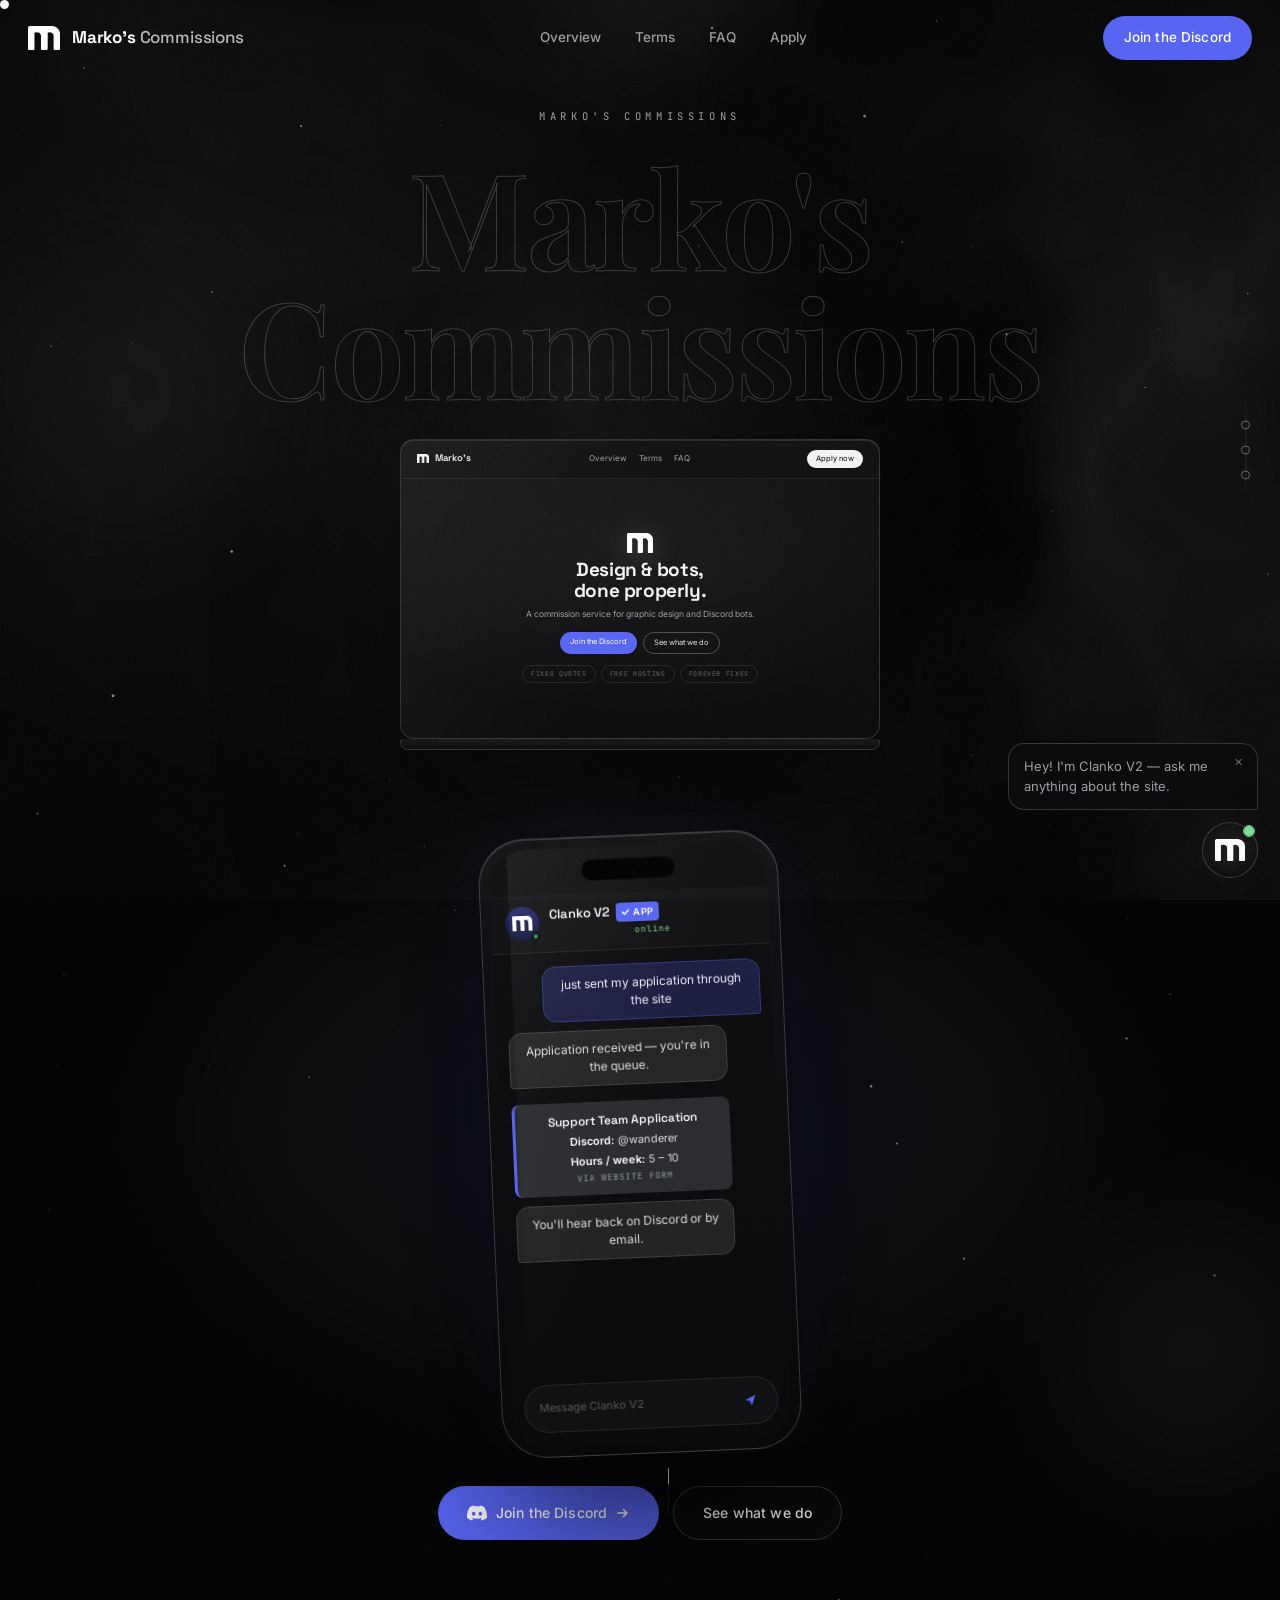
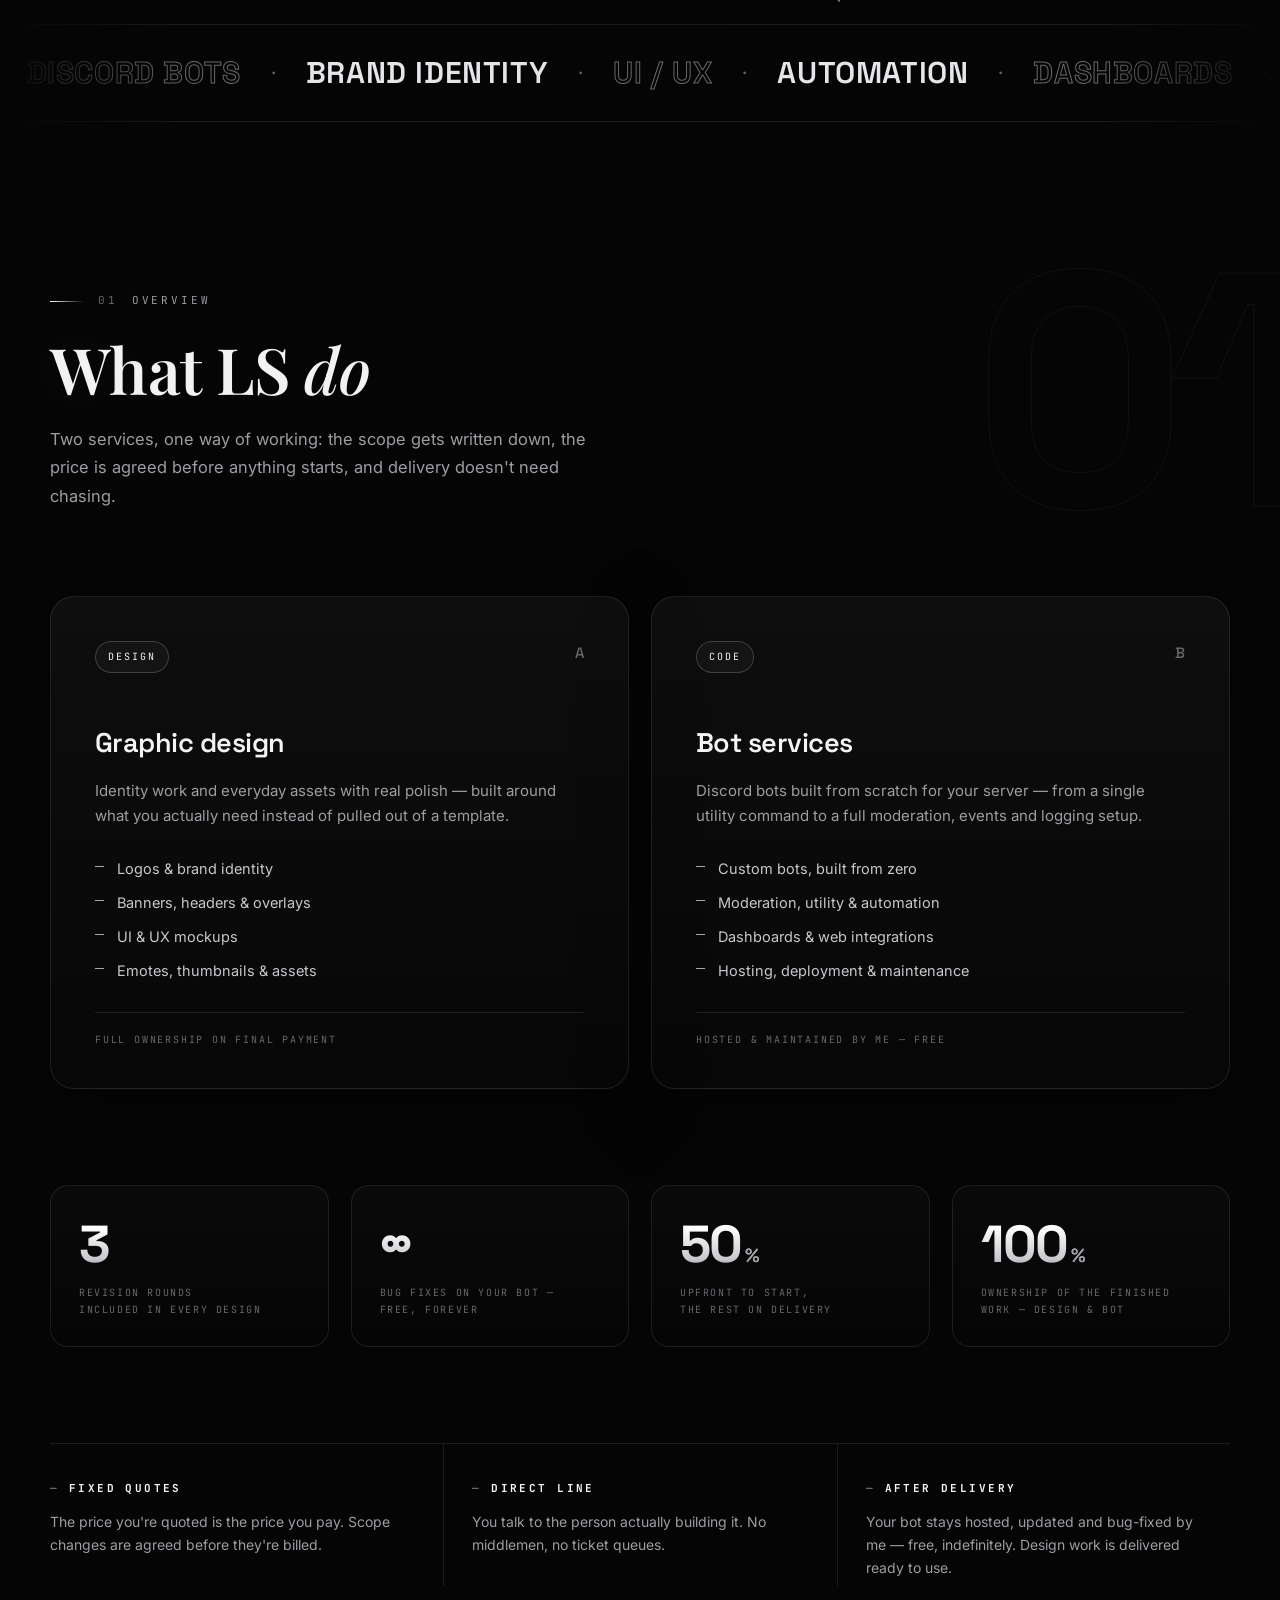
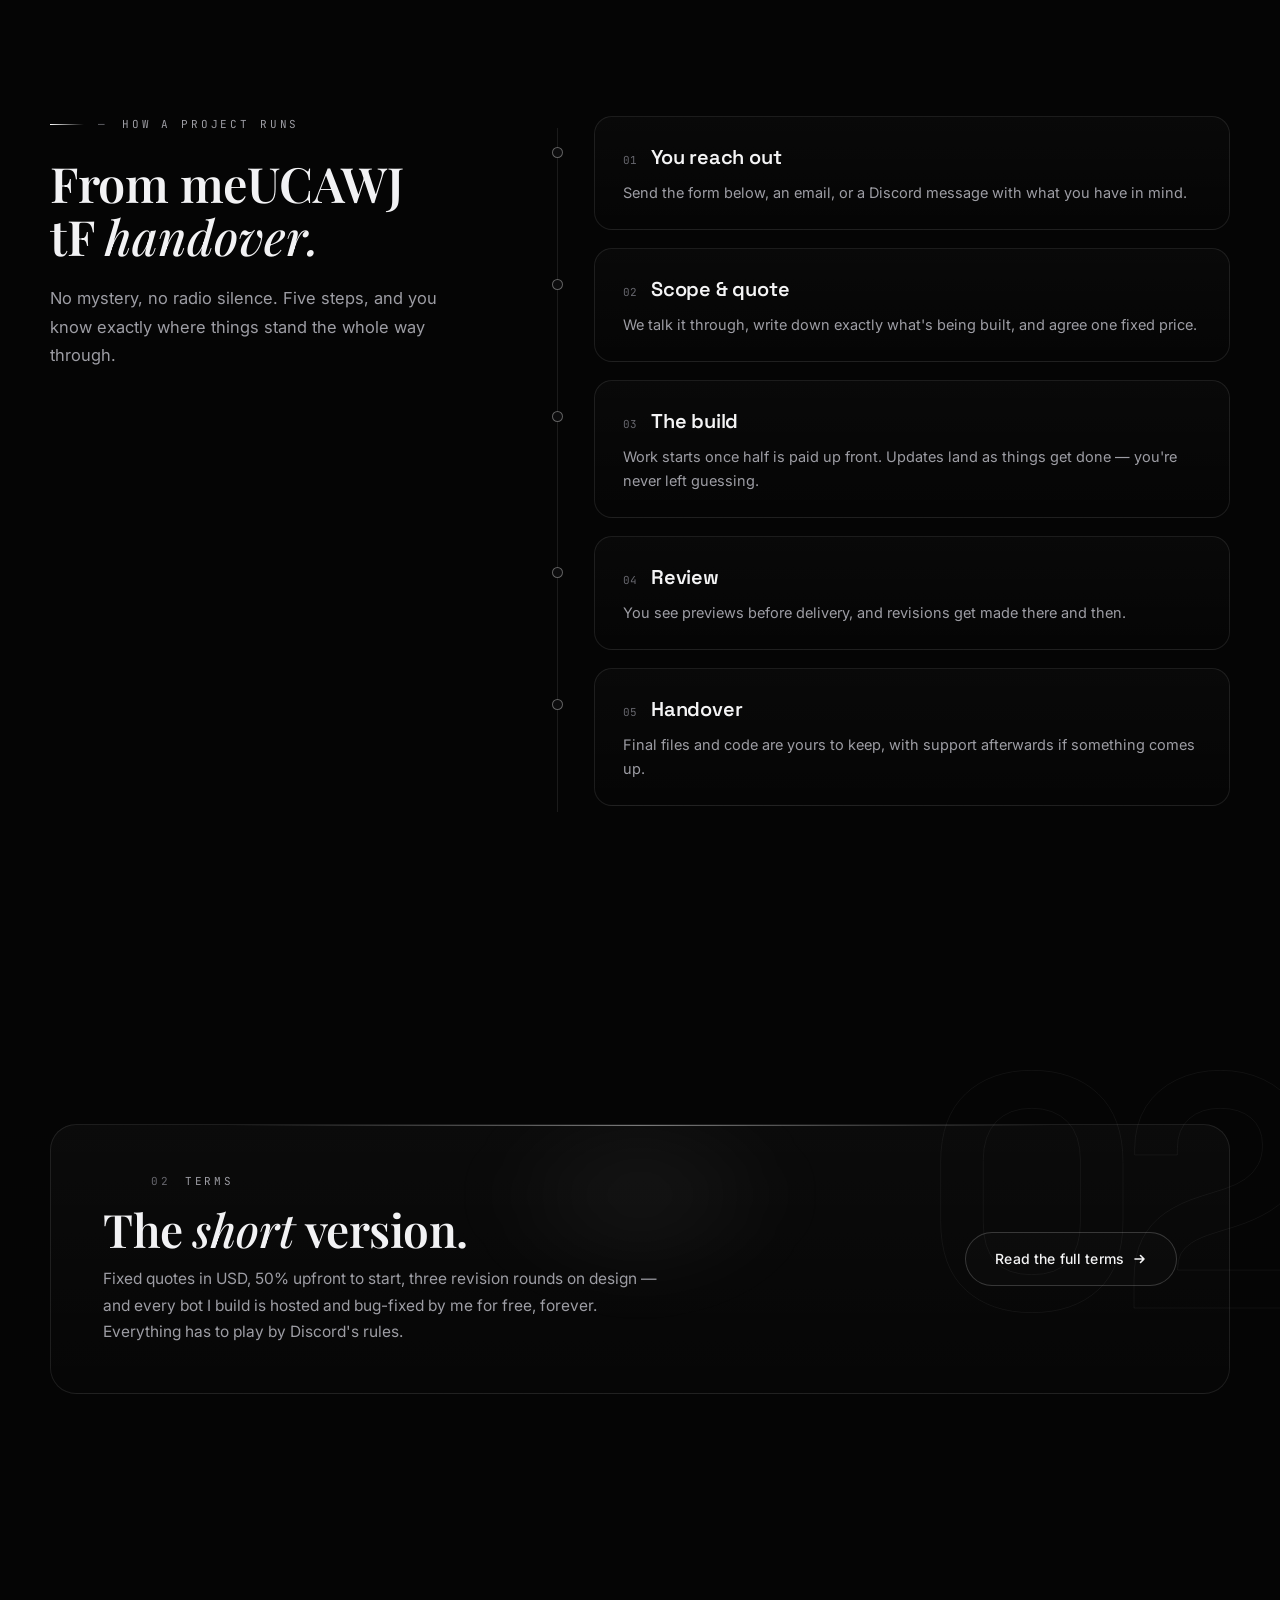
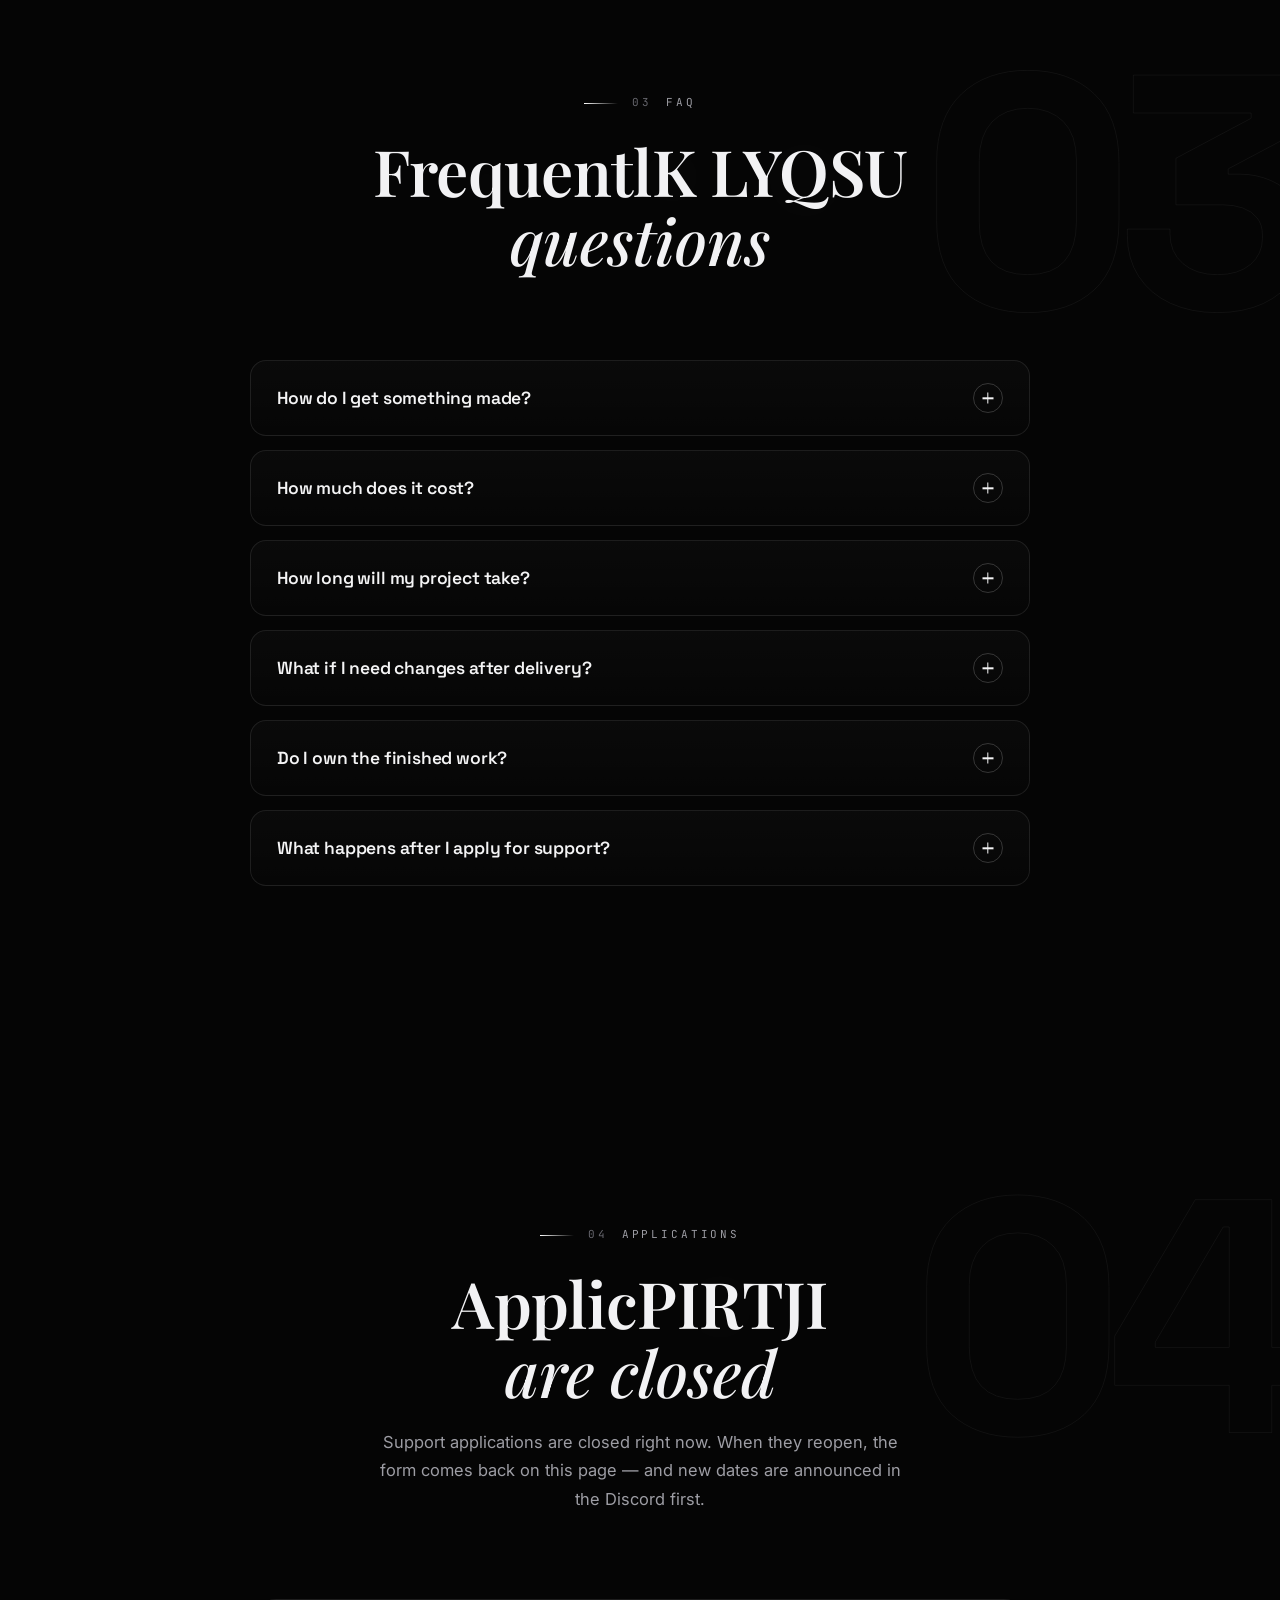
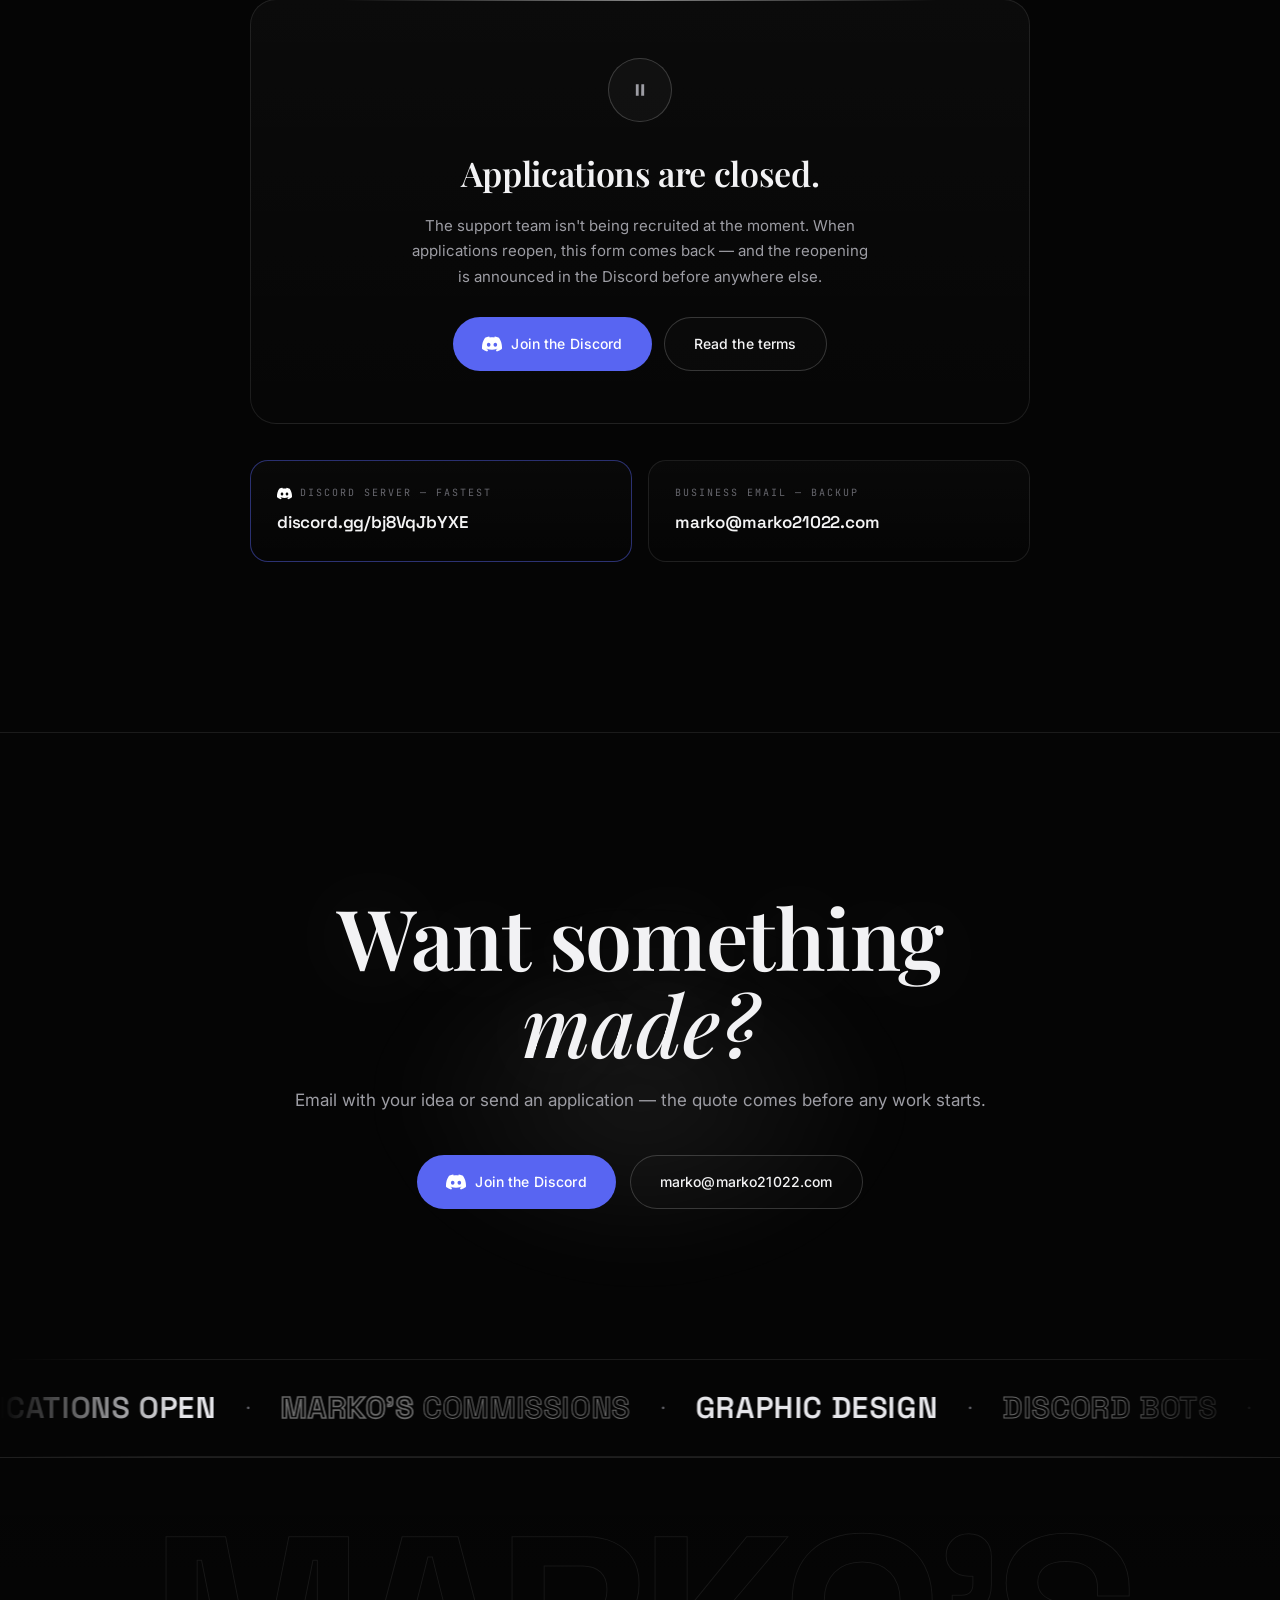
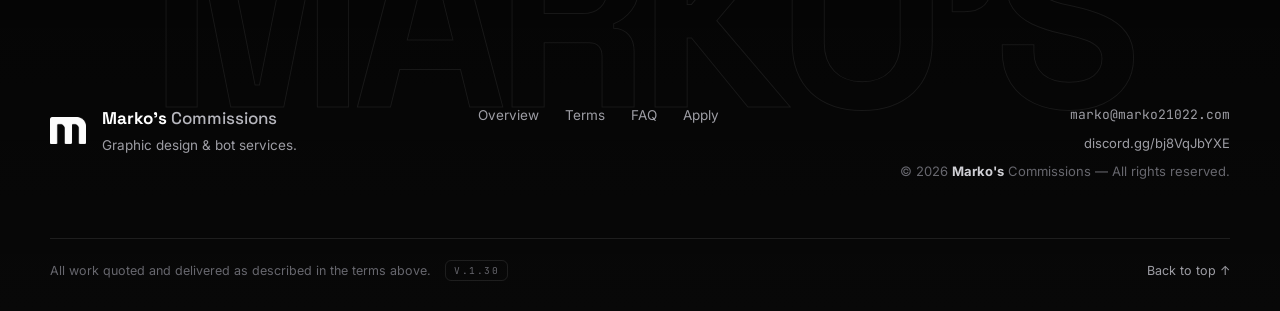
<file: index.html>
<!DOCTYPE html>
<html lang="en">
<head>
  <meta charset="UTF-8">
  <meta name="viewport" content="width=device-width, initial-scale=1.0">
  <title>Marko's Commissions — Graphic Design &amp; Bot Services</title>
  <meta name="description" content="Marko's Commissions is a commission service for graphic design and custom Discord bots. Fixed quotes, direct communication, and work delivered finished.">
  <meta name="theme-color" content="#050505">
  <meta name="version" content="V.1.30">
  <link rel="icon" type="image/svg+xml" href="favicon.svg">
  <link rel="apple-touch-icon" href="assets/logo.png">

  <meta property="og:type" content="website">
  <meta property="og:title" content="Marko's Commissions — Graphic Design &amp; Bot Services">
  <meta property="og:description" content="A commission service for graphic design and custom Discord bots. Fixed quotes, direct communication, work delivered finished.">
  <meta property="og:image" content="https://marko-commissions.vercel.app/assets/og.png">
  <meta name="twitter:card" content="summary_large_image">

  <link rel="preconnect" href="https://fonts.googleapis.com">
  <link rel="preconnect" href="https://fonts.gstatic.com" crossorigin>
  <link href="https://fonts.googleapis.com/css2?family=Space+Grotesk:wght@400;500;600;700&family=Playfair+Display:ital,wght@0,500;0,600;0,700;1,500&family=Inter:wght@400;500;600;700&family=JetBrains+Mono:wght@400;500&display=swap" rel="stylesheet">
  <link rel="stylesheet" href="css/style.css">
  <script>
    document.documentElement.classList.add("motion-on");
    document.documentElement.dataset.motion = "on";
  </script>
</head>
<body>
  <div class="loader" id="loader" aria-hidden="true">
    <img src="assets/logo.png" alt="" width="72" height="54">
    <p class="loader-word"><b>Marko's</b>&nbsp;Commissions</p>
    <span class="loader-line"><i></i></span>
    <span class="loader-pct"><b id="loader-pct">0</b>%</span>
  </div>

  <a class="skip" href="#overview">Skip to content</a>

  <canvas id="bg" aria-hidden="true"></canvas>
  <div class="cursor-glow" aria-hidden="true"></div>
  <div class="grain" aria-hidden="true"></div>
  <div id="progress" aria-hidden="true"></div>

  <header class="nav" id="nav">
    <a class="nav-brand" href="#top" aria-label="Marko's Commissions — home">
      <img class="nav-logo" src="assets/logo.png" alt="" width="32" height="24">
      <span class="nav-name"><b>Marko's</b>&nbsp;Commissions</span>
    </a>
    <nav class="nav-links" aria-label="Primary">
      <a href="#overview" data-nav="overview">Overview</a>
      <a href="/terms" data-nav="terms">Terms</a>
      <a href="#faq" data-nav="faq">FAQ</a>
      <a href="#apply" data-nav="apply">Apply</a>
    </nav>
    <div class="nav-right">
      <a class="btn btn-discord nav-cta magnetic" href="https://discord.gg/bj8VqJbYXE" target="_blank" rel="noopener noreferrer">Join the Discord</a>
      <button class="burger" id="burger" type="button" aria-label="Open menu" aria-expanded="false">
        <span></span><span></span>
      </button>
    </div>
  </header>

  <div class="menu" id="menu" aria-hidden="true">
    <nav class="menu-links" aria-label="Menu">
      <a href="#overview" style="--i:0"><span class="ml-num">01</span><span class="ml-txt">Overview</span></a>
      <a href="/terms" style="--i:1"><span class="ml-num">02</span><span class="ml-txt">Terms</span></a>
      <a href="#faq" style="--i:2"><span class="ml-num">03</span><span class="ml-txt">FAQ</span></a>
      <a href="#apply" style="--i:3"><span class="ml-num">04</span><span class="ml-txt">Apply</span></a>
    </nav>
    <div class="menu-actions">
      <a class="btn btn-discord" href="https://discord.gg/bj8VqJbYXE" target="_blank" rel="noopener noreferrer"><img class="btn-ico" src="assets/logos/discord.svg" alt="" width="18" height="18">Join the Discord</a>
      <button class="btn btn-ghost" type="button" data-mail-open>marko@marko21022.com</button>
    </div>
    <p class="menu-foot"><span class="ver">V.1.30</span> &middot; Clanko V2 chat lives bottom-right</p>
  </div>

  <div class="dots" id="dots" aria-hidden="true">
    <a href="#overview" data-dot="overview" data-label="Overview"></a>
    <a href="#faq" data-dot="faq" data-label="FAQ"></a>
    <a href="#apply" data-dot="apply" data-label="Apply"></a>
  </div>

  <main id="page">
    <section class="hero" id="top">
      <canvas id="hero-particles" aria-hidden="true"></canvas>
      <div class="hero-orbs" aria-hidden="true"><i class="o1"></i><i class="o2"></i><i class="o3"></i></div>
      <div class="hero-inner" id="hero-inner">
        <p class="hero-kicker li">Marko's Commissions</p>
        <h1 class="fill-title li" aria-label="Marko's Commissions">
          <span class="ft-outline" aria-hidden="true">Marko's<br>Commissions</span>
          <span class="ft-fill" aria-hidden="true">Marko's<br>Commissions</span>
        </h1>
        <div class="laptop" aria-hidden="true">
          <div class="laptop-screen">
            <div class="lp-site">
              <div class="lp-nav"><span class="lp-mark"><img src="assets/logo.png" alt="" width="14" height="11">Marko's</span><span class="lp-links"><i>Overview</i><i>Terms</i><i>FAQ</i></span><i class="lp-cta">Apply now</i></div>
              <div class="lp-hero">
                <img class="lp-logo" src="assets/logo.png" alt="" width="30" height="23">
                <div class="lp-title">Design &amp; bots,<br>done properly.</div>
                <div class="lp-sub">A commission service for graphic design and Discord bots.</div>
                <div class="lp-btns"><i class="lp-b1">Join the Discord</i><i class="lp-b2">See what we do</i></div>
                <div class="lp-chips"><i>Fixed quotes</i><i>Free hosting</i><i>Forever fixes</i></div>
              </div>
            </div>
            <div class="laptop-glare"></div>
          </div>
          <div class="laptop-base"></div>
        </div>
        <div class="phone-3d li" id="phone-3d">
          <div class="phone-glow" aria-hidden="true"></div>
          <div class="phone">
            <div class="phone-screen">
              <div class="phone-island" aria-hidden="true"></div>
              <div class="screen-glare" aria-hidden="true"></div>
              <div class="phone-ui" aria-hidden="true">
                <div class="ph-head">
                  <span class="ph-ava"><img src="assets/logo.png" alt="" width="22" height="17"><i class="ph-on"></i></span>
                  <div class="ph-id"><b>Clanko V2 <span class="app-badge"><svg width="9" height="9" viewBox="0 0 16 16"><path fill="#fff" d="M6.5 13.5 1 8l1.9-1.9 3.6 3.6L13.1 3 15 4.9z"/></svg>APP</span></b><span class="ph-sub">online</span></div>
                </div>
                <div class="ph-msgs">
                  <div class="ph-msg user" data-msg="0">just sent my application through the site</div>
                  <div class="ph-msg bot" data-msg="1">Application received &mdash; you're in the queue.</div>
                  <div class="ph-msg bot embed" data-msg="2">
                    <div class="disc-embed">
                      <p class="de-title">Support Team Application</p>
                      <p class="de-field"><b>Discord:</b> @wanderer</p>
                      <p class="de-field"><b>Hours / week:</b> 5 &ndash; 10</p>
                      <p class="de-foot">via website form</p>
                    </div>
                  </div>
                  <div class="ph-msg bot" data-msg="3">You'll hear back on Discord or by email.</div>
                </div>
                <div class="ph-inputbar"><span>Message Clanko V2</span><i></i></div>
              </div>
            </div>
          </div>
        </div>
        <div class="hero-cta li">
          <a class="btn btn-discord magnetic" href="https://discord.gg/bj8VqJbYXE" target="_blank" rel="noopener noreferrer">
            <img class="btn-ico" src="assets/logos/discord.svg" alt="" width="20" height="20">
            Join the Discord
            <svg class="btn-arrow" width="14" height="14" viewBox="0 0 14 14" fill="none" aria-hidden="true"><path d="M2 7h9M7.5 3.5 11 7l-3.5 3.5" stroke="currentColor" stroke-width="1.6" stroke-linecap="round" stroke-linejoin="round"/></svg>
          </a>
          <a class="btn btn-ghost magnetic" href="#overview">See what we do</a>
        </div>
        <div class="scroll-cue li" aria-hidden="true">
          <span>Scroll</span>
          <span class="cue-line"><i></i></span>
        </div>
      </div>
    </section>

    <div class="marquee" aria-hidden="true">
      <div class="marquee-track" id="marquee-track">
        <div class="marquee-set">
          <span>Graphic design</span><i>·</i>
          <span class="outline">Discord bots</span><i>·</i>
          <span>Brand identity</span><i>·</i>
          <span class="outline">UI / UX</span><i>·</i>
          <span>Automation</span><i>·</i>
          <span class="outline">Dashboards</span><i>·</i>
          <span>Emotes &amp; assets</span><i>·</i>
        </div>
      </div>
    </div>

    <section class="section" id="overview" data-blur>
      <span class="watermark" aria-hidden="true">01</span>
      <div class="container">
        <header class="sec-head">
          <p class="sec-label rv"><span class="sec-num">01</span>Overview</p>
          <h2 class="sec-title rv" style="--d:1">What we <i>do</i></h2>
          <p class="sec-lead rv" style="--d:2">
            Two services, one way of working: the scope gets written down, the price
            is agreed before anything starts, and delivery doesn't need chasing.
          </p>
        </header>

        <div class="cards">
          <article class="card rv clickable" style="--d:0" data-chat="Tell me about the graphic design services" title="Click to ask Clanko V2 about design">
            <div class="card-top">
              <span class="card-tag">Design</span>
              <span class="card-index" aria-hidden="true">A</span>
            </div>
            <h3>Graphic design</h3>
            <p class="card-copy">
              Identity work and everyday assets with real polish — built around what
              you actually need instead of pulled out of a template.
            </p>
            <ul class="card-list">
              <li style="--i:0">Logos &amp; brand identity</li>
              <li style="--i:1">Banners, headers &amp; overlays</li>
              <li style="--i:2">UI &amp; UX mockups</li>
              <li style="--i:3">Emotes, thumbnails &amp; assets</li>
            </ul>
            <p class="card-foot">Full ownership on final payment</p>
          </article>

          <article class="card rv clickable" style="--d:1" data-chat="Tell me about the bot services" title="Click to ask Clanko V2 about bots">
            <div class="card-top">
              <span class="card-tag">Code</span>
              <span class="card-index" aria-hidden="true">B</span>
            </div>
            <h3>Bot services</h3>
            <p class="card-copy">
              Discord bots built from scratch for your server — from a single utility
              command to a full moderation, events and logging setup.
            </p>
            <ul class="card-list">
              <li style="--i:0">Custom bots, built from zero</li>
              <li style="--i:1">Moderation, utility &amp; automation</li>
              <li style="--i:2">Dashboards &amp; web integrations</li>
              <li style="--i:3">Hosting, deployment &amp; maintenance</li>
            </ul>
            <p class="card-foot">Hosted &amp; maintained by me — free</p>
          </article>
        </div>

        <div class="stats" id="stats">
          <div class="stat rv" style="--d:0">
            <span class="stat-num"><b data-count="3">0</b></span>
            <span class="stat-label">revision rounds<br>included in every design</span>
          </div>
          <div class="stat rv" style="--d:1">
            <span class="stat-num"><b>&infin;</b></span>
            <span class="stat-label">bug fixes on your bot —<br>free, forever</span>
          </div>
          <div class="stat rv" style="--d:2">
            <span class="stat-num"><b data-count="50">0</b><i>%</i></span>
            <span class="stat-label">upfront to start,<br>the rest on delivery</span>
          </div>
          <div class="stat rv" style="--d:3">
            <span class="stat-num"><b data-count="100">0</b><i>%</i></span>
            <span class="stat-label">ownership of the finished<br>work — design &amp; bot</span>
          </div>
        </div>

        <div class="why">
          <div class="why-item rv clickable" style="--d:0" data-chat="How does pricing work?" title="Click to ask Clanko V2 about pricing">
            <h4>Fixed quotes</h4>
            <p>The price you're quoted is the price you pay. Scope changes are agreed before they're billed.</p>
          </div>
          <div class="why-item rv clickable" style="--d:1" data-chat="How do I contact the team?" title="Click to ask Clanko V2 about contact">
            <h4>Direct line</h4>
            <p>You talk to the person actually building it. No middlemen, no ticket queues.</p>
          </div>
          <div class="why-item rv clickable" style="--d:2" data-chat="What about bug fixes and hosting?" title="Click to ask Clanko V2 about support">
            <h4>After delivery</h4>
            <p>Your bot stays hosted, updated and bug-fixed by me — free, indefinitely. Design work is delivered ready to use.</p>
          </div>
        </div>

        <div class="process" id="process">
          <div class="proc-grid">
            <div class="proc-side">
              <p class="sec-label rv"><span class="sec-num">—</span>How a project runs</p>
              <h2 class="sec-title rv" style="--d:1">From message<br>to <i>handover.</i></h2>
              <p class="sec-lead rv" style="--d:2">
                No mystery, no radio silence. Five steps, and you know exactly
                where things stand the whole way through.
              </p>
            </div>
            <div class="tl" id="tl">
              <div class="tl-rail" aria-hidden="true"><span id="tl-fill"></span></div>
              <div class="tl-step rv" style="--d:0">
                <span class="tl-dot" aria-hidden="true"></span>
                <div class="tl-head"><span class="tl-num">01</span><h4>You reach out</h4></div>
                <p>Send the form below, an email, or a Discord message with what you have in mind.</p>
              </div>
              <div class="tl-step rv" style="--d:1">
                <span class="tl-dot" aria-hidden="true"></span>
                <div class="tl-head"><span class="tl-num">02</span><h4>Scope &amp; quote</h4></div>
                <p>We talk it through, write down exactly what's being built, and agree one fixed price.</p>
              </div>
              <div class="tl-step rv" style="--d:2">
                <span class="tl-dot" aria-hidden="true"></span>
                <div class="tl-head"><span class="tl-num">03</span><h4>The build</h4></div>
                <p>Work starts once half is paid up front. Updates land as things get done — you're never left guessing.</p>
              </div>
              <div class="tl-step rv" style="--d:3">
                <span class="tl-dot" aria-hidden="true"></span>
                <div class="tl-head"><span class="tl-num">04</span><h4>Review</h4></div>
                <p>You see previews before delivery, and revisions get made there and then.</p>
              </div>
              <div class="tl-step rv" style="--d:4">
                <span class="tl-dot" aria-hidden="true"></span>
                <div class="tl-head"><span class="tl-num">05</span><h4>Handover</h4></div>
                <p>Final files and code are yours to keep, with support afterwards if something comes up.</p>
              </div>
            </div>
          </div>
        </div>
      </div>
    </section>

    <section class="terms-teaser" id="terms" data-blur>
      <span class="watermark" aria-hidden="true">02</span>
      <div class="container">
        <div class="tease-card rv">
          <div class="tease-copy">
            <p class="sec-label"><span class="sec-num">02</span>Terms</p>
            <h2 class="tease-title">The <i>short</i> version.</h2>
            <p>
              Fixed quotes in USD, 50% upfront to start, three revision rounds on design —
              and every bot I build is hosted and bug-fixed by me for free, forever.
              Everything has to play by Discord's rules.
            </p>
          </div>
          <a class="btn btn-ghost magnetic" href="/terms">
            Read the full terms
            <svg class="btn-arrow" width="14" height="14" viewBox="0 0 14 14" fill="none" aria-hidden="true"><path d="M2 7h9M7.5 3.5 11 7l-3.5 3.5" stroke="currentColor" stroke-width="1.6" stroke-linecap="round" stroke-linejoin="round"/></svg>
          </a>
        </div>
      </div>
    </section>

    <section class="section" id="faq" data-blur>
      <span class="watermark" aria-hidden="true">03</span>
      <div class="container container-narrow">
        <header class="sec-head sec-head-center">
          <p class="sec-label rv"><span class="sec-num">03</span>FAQ</p>
          <h2 class="sec-title rv" style="--d:1">Frequently asked<br><i>questions</i></h2>
        </header>
        <div class="faq">
          <details class="faq-item rv" style="--d:0">
            <summary>How do I get something made?<span class="faq-icon" aria-hidden="true"></span></summary>
            <div class="faq-body"><p>Use the application form below and mention it's a commission, email <button class="link-btn" type="button" data-mail-open>marko@marko21022.com</button>, or join the <a href="https://discord.gg/bj8VqJbYXE" target="_blank" rel="noopener noreferrer">Discord</a>. All three reach the same place.</p></div>
          </details>
          <details class="faq-item rv" style="--d:1">
            <summary>How much does it cost?<span class="faq-icon" aria-hidden="true"></span></summary>
            <div class="faq-body"><p>Every project is quoted individually once the scope is clear. The price is fixed before work starts, and payment is split 50% upfront / 50% on delivery.</p></div>
          </details>
          <details class="faq-item rv" style="--d:2">
            <summary>How long will my project take?<span class="faq-icon" aria-hidden="true"></span></summary>
            <div class="faq-body"><p>It depends on the scope and the current queue, and you'll get an honest estimate before anything starts. If a deadline ever looks like it might slip, you hear about it before it happens.</p></div>
          </details>
          <details class="faq-item rv" style="--d:3">
            <summary>What if I need changes after delivery?<span class="faq-icon" aria-hidden="true"></span></summary>
            <div class="faq-body"><p>Design work includes three revision rounds before delivery. Bots get free bug fixes forever, and hosting is on me — only brand-new features are quoted separately.</p></div>
          </details>
          <details class="faq-item rv" style="--d:4">
            <summary>Do I own the finished work?<span class="faq-icon" aria-hidden="true"></span></summary>
            <div class="faq-body"><p>Design work is yours outright on final payment, delivered ready to use. For bots, you own the Discord application and everything the bot does — the source code stays with me, since I host and maintain the bot for you free of charge.</p></div>
          </details>
          <details class="faq-item rv" style="--d:5">
            <summary>What happens after I apply for support?<span class="faq-icon" aria-hidden="true"></span></summary>
            <div class="faq-body"><p>Applications are closed right now. When they reopen, the form comes back on this page and the reopening is announced in the Discord first.</p></div>
          </details>
        </div>
      </div>
    </section>

    <section class="section" id="apply" data-blur>
      <span class="watermark" aria-hidden="true">04</span>
      <div class="container container-narrow">
        <header class="sec-head sec-head-center">
          <p class="sec-label rv"><span class="sec-num">04</span>Applications</p>
          <h2 class="sec-title rv" style="--d:1">Applications<br><i>are closed</i></h2>
          <p class="sec-lead rv" style="--d:2">
            Support applications are closed right now. When they reopen, the form
            comes back on this page — and new dates are announced in the Discord first.
          </p>
        </header>

        <div class="closed-panel rv" id="closed-panel">
          <span class="closed-ico"><svg width="20" height="20" viewBox="0 0 24 24" aria-hidden="true"><path fill="currentColor" d="M7 5h3.4v14H7zM13.6 5H17v14h-3.6z"/></svg></span>
          <h3>Applications are closed.</h3>
          <p>The support team isn't being recruited at the moment. When applications reopen, this form comes back — and the reopening is announced in the Discord before anywhere else.</p>
          <div class="closed-actions">
            <a class="btn btn-discord magnetic" href="https://discord.gg/bj8VqJbYXE" target="_blank" rel="noopener noreferrer">
              <img class="btn-ico" src="assets/logos/discord.svg" alt="" width="20" height="20">
              Join the Discord
            </a>
            <a class="btn btn-ghost magnetic" href="/terms">Read the terms</a>
          </div>
        </div>

        <form class="app-form rv" id="app-form" data-form="support" hidden novalidate>
          <div class="field-row">
            <div class="field">
              <label for="f-contact">Discord username <em>*</em></label>
              <input type="text" id="f-contact" name="contact" placeholder="e.g. marko" required autocomplete="off">
            </div>
            <div class="field">
              <label for="f-email">Email <em>*</em></label>
              <input type="email" id="f-email" name="email" placeholder="you@example.com" required autocomplete="email">
            </div>
          </div>
          <div class="field-row">
            <div class="field">
              <label for="f-age">Age range <em>*</em></label>
              <div class="select-wrap">
                <select id="f-age" name="age" required>
                  <option value="" disabled selected>Select a range</option>
                  <option value="13 – 15">13 – 15</option>
                  <option value="16 – 17">16 – 17</option>
                  <option value="18 – 20">18 – 20</option>
                  <option value="21+">21+</option>
                </select>
              </div>
            </div>
            <div class="field">
              <label for="f-tz">Time zone <em>*</em></label>
              <input type="text" id="f-tz" name="timezone" placeholder="e.g. UTC−5" required autocomplete="off">
            </div>
          </div>
          <div class="field">
            <label for="f-hours">Roughly how many hours can you give per week? <em>*</em></label>
            <div class="select-wrap">
              <select id="f-hours" name="hours" required>
                <option value="" disabled selected>Select a range</option>
                <option value="1 – 5">1 – 5</option>
                <option value="5 – 10">5 – 10</option>
                <option value="10 – 20">10 – 20</option>
                <option value="20+">20+</option>
              </select>
            </div>
          </div>
          <div class="field">
            <label for="f-exp">Have you moderated or supported a server before? If so, where and what did you handle? <em>*</em></label>
            <textarea id="f-exp" name="experience" rows="4" minlength="2" required placeholder="Servers, roles, tools you've used — or say none, that's fine too."></textarea>
          </div>
          <div class="field">
            <label for="f-scenario">Someone is spamming a channel and arguing with members. Walk us through what you'd do. <em>*</em></label>
            <textarea id="f-scenario" name="scenario" rows="4" minlength="2" required placeholder="Step by step, in your own words."></textarea>
          </div>
          <div class="field">
            <label for="f-why">Why do you want to join the support team? <em>*</em></label>
            <textarea id="f-why" name="why" rows="4" minlength="2" required placeholder="Short and honest beats long and rehearsed."></textarea>
          </div>
          <div class="field">
            <label for="f-extra">Anything else we should know? <span class="opt">optional</span></label>
            <input type="text" id="f-extra" name="extra" placeholder="Time constraints, questions, anything at all." autocomplete="off">
          </div>
          <input class="hp" type="text" name="company" tabindex="-1" autocomplete="off" aria-hidden="true">
          <div class="form-foot">
            <button class="btn btn-solid btn-submit" type="submit">
              <span class="submit-label">Send application</span>
              <span class="submit-loading" aria-hidden="true">Sending…</span>
            </button>
            <p class="form-note">Submissions land directly in the team's Discord. Fields marked <em>*</em> are required.</p>
          </div>
          <p class="form-msg" role="status" aria-live="polite"></p>
        </form>

        <div class="form-success" id="form-success" hidden>
          <svg class="check" viewBox="0 0 64 64" aria-hidden="true">
            <circle class="check-ring" cx="32" cy="32" r="29"/>
            <path class="check-mark" d="M20 33 L28.5 41.5 L45 24"/>
          </svg>
          <h3>Application sent.</h3>
          <p>It's in the queue — you'll hear back on Discord or by email.</p>
        </div>

        <div class="contact-strip rv">
          <a class="contact-card spot contact-primary" href="https://discord.gg/bj8VqJbYXE" target="_blank" rel="noopener noreferrer">
            <span class="contact-k"><img src="assets/logos/discord.svg" alt="" width="16" height="16">Discord server — fastest</span>
            <span class="contact-v">discord.gg/bj8VqJbYXE</span>
          </a>
          <button class="contact-card spot" type="button" data-mail-open>
            <span class="contact-k">Business email — backup</span>
            <span class="contact-v">marko@marko21022.com</span>
          </button>
        </div>
      </div>
    </section>

    <section class="cta-band" data-blur>
      <div class="container cta-inner">
        <h2 class="rv">Want something<br><i>made?</i></h2>
        <p class="rv" style="--d:1">Email with your idea or send an application — the quote comes before any work starts.</p>
        <div class="cta-actions rv" style="--d:2">
          <a class="btn btn-discord magnetic" href="https://discord.gg/bj8VqJbYXE" target="_blank" rel="noopener noreferrer">
            <img class="btn-ico" src="assets/logos/discord.svg" alt="" width="20" height="20">
            Join the Discord
          </a>
          <button class="btn btn-ghost magnetic" type="button" data-mail-open>marko@marko21022.com</button>
        </div>
      </div>
    </section>
  </main>

  <div class="marquee marquee-2" aria-hidden="true">
    <div class="marquee-track reverse" id="marquee-2">
      <div class="marquee-set">
        <span class="outline"><b>Marko's</b> Commissions</span><i>·</i>
        <span>Graphic design</span><i>·</i>
        <span class="outline">Discord bots</span><i>·</i>
        <span>Support applications open</span><i>·</i>
      </div>
    </div>
  </div>

  <footer class="footer">
    <div class="footer-mark" aria-hidden="true"><span>M</span><span>A</span><span>R</span><span>K</span><span>O</span><span>'</span><span>S</span></div>
    <div class="container footer-grid">
      <a class="footer-brand" href="#top" aria-label="Back to top">
        <img class="footer-logo" src="assets/logo.png" alt="Marko's Commissions logo" width="36" height="27">
        <div>
          <p class="footer-name"><b>Marko's</b>&nbsp;Commissions</p>
          <p class="footer-tag">Graphic design &amp; bot services.</p>
        </div>
      </a>
      <nav class="footer-links" aria-label="Footer">
        <a href="#overview">Overview</a>
        <a href="/terms">Terms</a>
        <a href="#faq">FAQ</a>
        <a href="#apply">Apply</a>
      </nav>
      <div class="footer-meta">
        <button class="link-btn mono" type="button" data-mail-open>marko@marko21022.com</button>
        <a href="https://discord.gg/bj8VqJbYXE" target="_blank" rel="noopener noreferrer">discord.gg/bj8VqJbYXE</a>
        <p>© 2026 <b>Marko's</b> Commissions — All rights reserved.</p>
      </div>
    </div>
    <div class="container footer-line">
      <p>All work quoted and delivered as described in the terms above. <a class="ver" href="https://github.com/haroldissuperior-dev/marko-commissions" target="_blank" rel="noopener noreferrer" title="View the source repository">V.1.30</a></p>
      <a href="#top" class="to-top">Back to top ↑</a>
    </div>
  </footer>

  <div class="mail-modal" id="mail-modal" aria-hidden="true">
    <div class="mail-backdrop" data-mail-close></div>
    <div class="mail-card" role="dialog" aria-modal="true" aria-labelledby="mail-title">
      <button class="mail-x" type="button" data-mail-close aria-label="Close">
        <svg width="14" height="14" viewBox="0 0 14 14" fill="none"><path d="M2 2l10 10M12 2 2 12" stroke="currentColor" stroke-width="1.6" stroke-linecap="round"/></svg>
      </button>
      <p class="mail-k">Contact</p>
      <h3 id="mail-title">marko@marko21022.com</h3>
      <p class="mail-sub">Discord is the fastest way to reach us — email is the backup.</p>
      <div class="mail-options">
        <a class="mail-opt mail-primary" href="https://discord.gg/bj8VqJbYXE" target="_blank" rel="noopener noreferrer">
          <span class="mail-ico" style="--tile:#5865f2">
            <img src="assets/logos/discord.svg" alt="" width="24" height="24">
          </span>
          <span class="mail-txt"><b>Join the Discord</b><span>Fastest — message us directly in the server</span></span>
          <svg class="mail-arr" width="14" height="14" viewBox="0 0 14 14" fill="none" aria-hidden="true"><path d="M2 7h9M7.5 3.5 11 7l-3.5 3.5" stroke="currentColor" stroke-width="1.6" stroke-linecap="round" stroke-linejoin="round"/></svg>
        </a>
        <p class="mail-div">or email — if you can't join the Discord</p>
        <a class="mail-opt" href="https://mail.google.com/mail/?view=cm&amp;fs=1&amp;to=marko%40marko21022.com" target="_blank" rel="noopener noreferrer">
          <span class="mail-ico mail-ico-light">
            <img src="assets/logos/gmail.svg" alt="" width="24" height="24">
          </span>
          <span class="mail-txt"><b>Gmail</b><span>Opens Gmail compose in a new tab</span></span>
          <svg class="mail-arr" width="14" height="14" viewBox="0 0 14 14" fill="none" aria-hidden="true"><path d="M2 7h9M7.5 3.5 11 7l-3.5 3.5" stroke="currentColor" stroke-width="1.6" stroke-linecap="round" stroke-linejoin="round"/></svg>
        </a>
        <a class="mail-opt" href="https://outlook.live.com/mail/0/deeplink/compose?to=marko%40marko21022.com" target="_blank" rel="noopener noreferrer">
          <span class="mail-ico" style="--tile:#0f6cbd">
            <img src="assets/logos/outlook.svg" alt="" width="24" height="24">
          </span>
          <span class="mail-txt"><b>Outlook</b><span>Opens Outlook compose in a new tab</span></span>
          <svg class="mail-arr" width="14" height="14" viewBox="0 0 14 14" fill="none" aria-hidden="true"><path d="M2 7h9M7.5 3.5 11 7l-3.5 3.5" stroke="currentColor" stroke-width="1.6" stroke-linecap="round" stroke-linejoin="round"/></svg>
        </a>
        <a class="mail-opt" href="https://compose.mail.yahoo.com/?to=marko%40marko21022.com" target="_blank" rel="noopener noreferrer">
          <span class="mail-ico" style="--tile:#6001d2">
            <img src="assets/logos/yahoo.svg" alt="" width="24" height="24">
          </span>
          <span class="mail-txt"><b>Yahoo Mail</b><span>Opens Yahoo compose in a new tab</span></span>
          <svg class="mail-arr" width="14" height="14" viewBox="0 0 14 14" fill="none" aria-hidden="true"><path d="M2 7h9M7.5 3.5 11 7l-3.5 3.5" stroke="currentColor" stroke-width="1.6" stroke-linecap="round" stroke-linejoin="round"/></svg>
        </a>
        <a class="mail-opt" href="mailto:marko@marko21022.com">
          <span class="mail-ico" style="--tile:#3f3f46">
            <svg viewBox="0 0 24 24" aria-hidden="true"><rect x="3.2" y="5.6" width="17.6" height="12.8" rx="2" fill="none" stroke="#fff" stroke-width="1.8"/><path d="m4 7 8 6 8-6" fill="none" stroke="#fff" stroke-width="1.8" stroke-linecap="round" stroke-linejoin="round"/></svg>
          </span>
          <span class="mail-txt"><b>Default mail app</b><span>Opens whatever your device uses</span></span>
          <svg class="mail-arr" width="14" height="14" viewBox="0 0 14 14" fill="none" aria-hidden="true"><path d="M2 7h9M7.5 3.5 11 7l-3.5 3.5" stroke="currentColor" stroke-width="1.6" stroke-linecap="round" stroke-linejoin="round"/></svg>
        </a>
      </div>
      <div class="mail-actions">
        <button class="btn btn-solid btn-copy" id="mail-copy" type="button">Copy address</button>
        <button class="btn btn-ghost" type="button" data-mail-close>Close</button>
      </div>
    </div>
  </div>

  <div class="toast" id="toast" role="status" aria-live="polite">Email address copied</div>

  <button class="to-top-fab" id="to-top-fab" type="button" aria-label="Back to top"><svg width="14" height="14" viewBox="0 0 14 14" fill="none" aria-hidden="true"><path d="M7 12V2M3 5.5 7 2l4 3.5" stroke="currentColor" stroke-width="1.6" stroke-linecap="round" stroke-linejoin="round"/></svg></button>

  <!-- Clanko V2 assistant -->
  <button class="chat-launcher" id="chat-launcher" type="button" aria-label="Chat with Clanko V2">
    <img src="assets/logo.png" alt="" width="26" height="20">
    <span class="cl-pulse"></span>
  </button>
  <div class="chat-teaser" id="chat-teaser" aria-hidden="true">
    <p>Hey! I'm Clanko V2 — ask me anything about the site.</p>
    <button type="button" class="chat-teaser-x" id="chat-teaser-x" aria-label="Dismiss">&times;</button>
  </div>
  <section class="chat-panel" id="chat-panel" aria-hidden="true" role="dialog" aria-label="Chat with Clanko V2">
    <header class="chat-head">
      <span class="chat-ava"><img src="assets/logo.png" alt="" width="22" height="17"><i></i></span>
      <div class="chat-id">
        <b>Clanko V2 <span class="app-badge"><svg width="9" height="9" viewBox="0 0 16 16" aria-hidden="true"><path fill="#fff" d="M6.5 13.5 1 8l1.9-1.9 3.6 3.6L13.1 3 15 4.9z"/></svg>APP</span></b>
        <span class="chat-status">online &middot; replies instantly</span>
      </div>
      <button class="chat-x" id="chat-x" type="button" aria-label="Close chat">
        <svg width="13" height="13" viewBox="0 0 14 14" fill="none"><path d="M2 2l10 10M12 2 2 12" stroke="currentColor" stroke-width="1.6" stroke-linecap="round"/></svg>
      </button>
    </header>
    <div class="chat-log" id="chat-log" aria-live="polite"></div>
    <div class="chat-sugs" id="chat-sugs"></div>
    <form class="chat-input" id="chat-form">
      <input type="text" id="chat-text" placeholder="Ask about pricing, hosting, applying&hellip;" maxlength="400" autocomplete="off">
      <button type="submit" aria-label="Send">
        <svg width="15" height="15" viewBox="0 0 14 14" fill="none" aria-hidden="true"><path d="M2 7h9M7.5 3.5 11 7l-3.5 3.5" stroke="currentColor" stroke-width="1.6" stroke-linecap="round" stroke-linejoin="round"/></svg>
      </button>
    </form>
    <p class="chat-foot">Automated answers &mdash; for anything binding, <a href="https://discord.gg/bj8VqJbYXE" target="_blank" rel="noopener noreferrer">join the Discord</a>.</p>
  </section>

  <script type="module" src="js/hero-particles.js"></script>
  <script src="js/lenis.min.js"></script>
  <script type="module" src="js/bg-fbm.js"></script>
  <script type="module" src="js/main.js"></script>
</body>
</html>
</file>
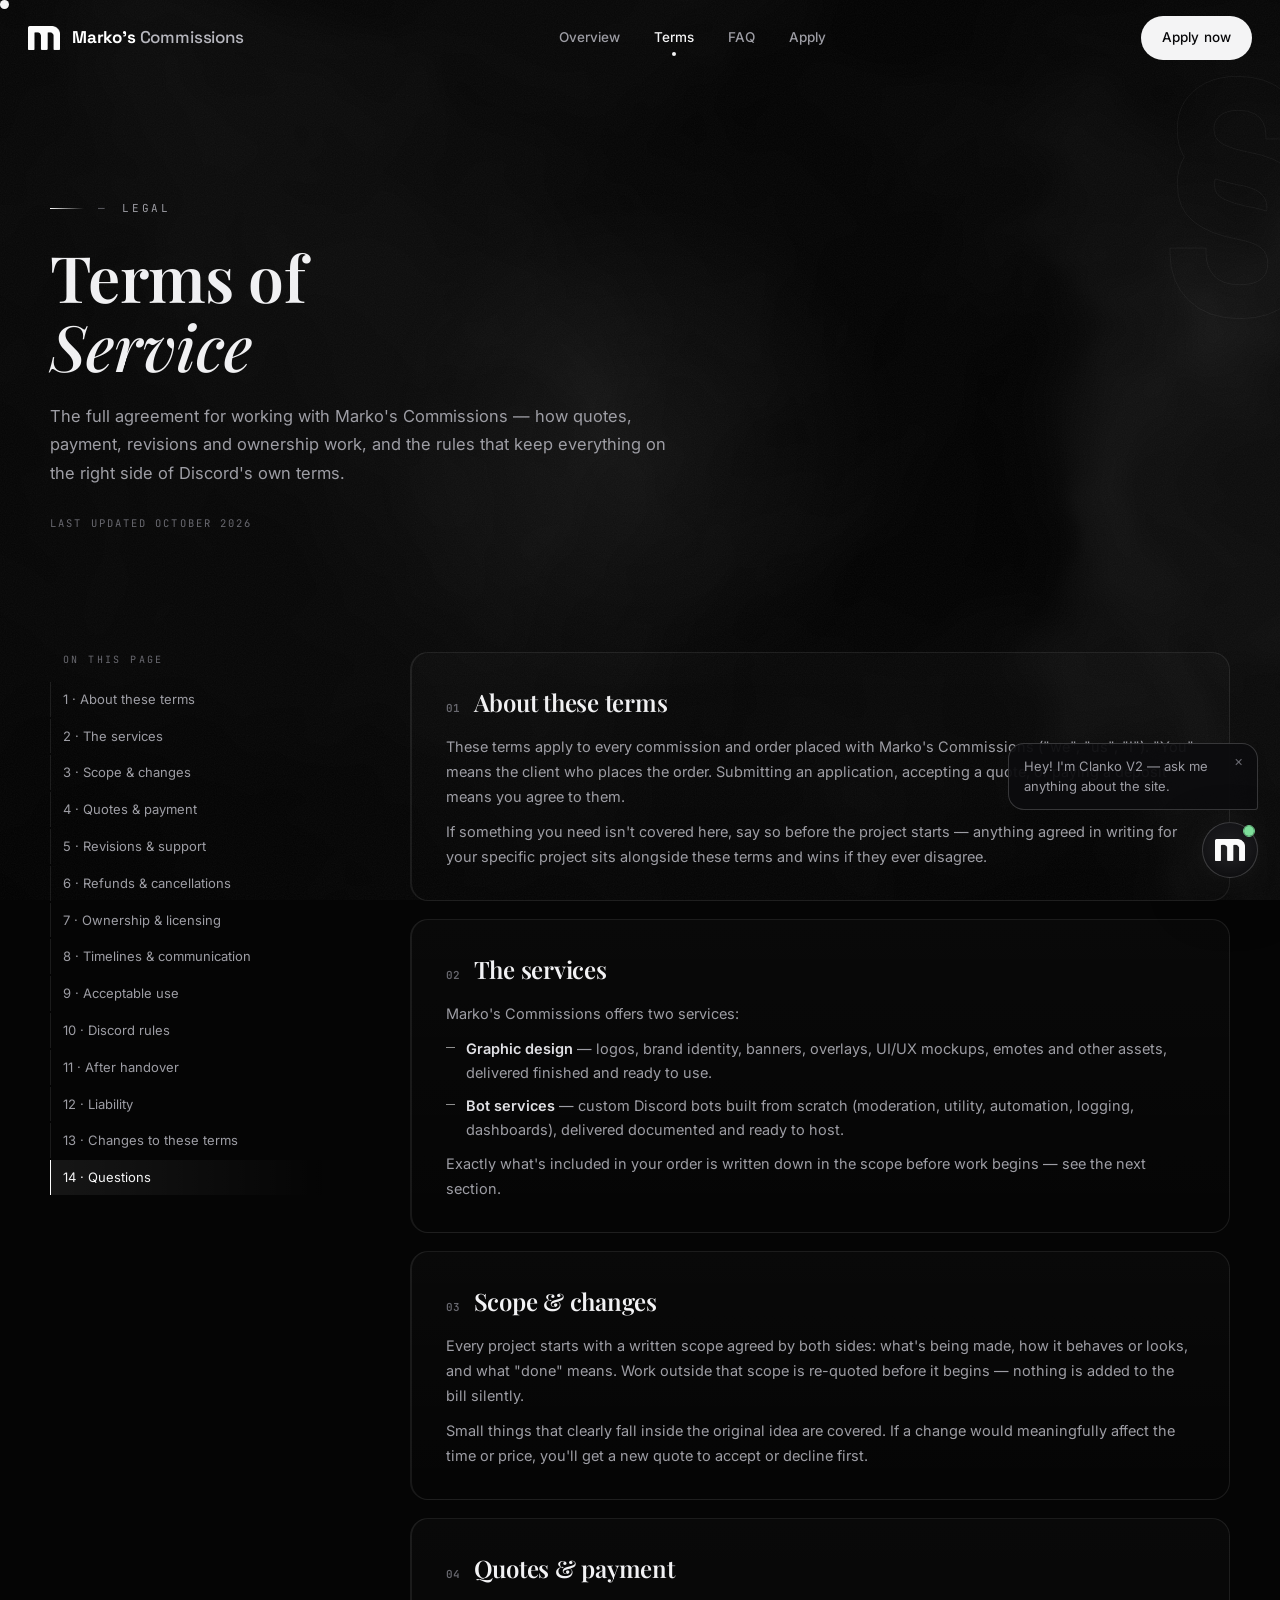
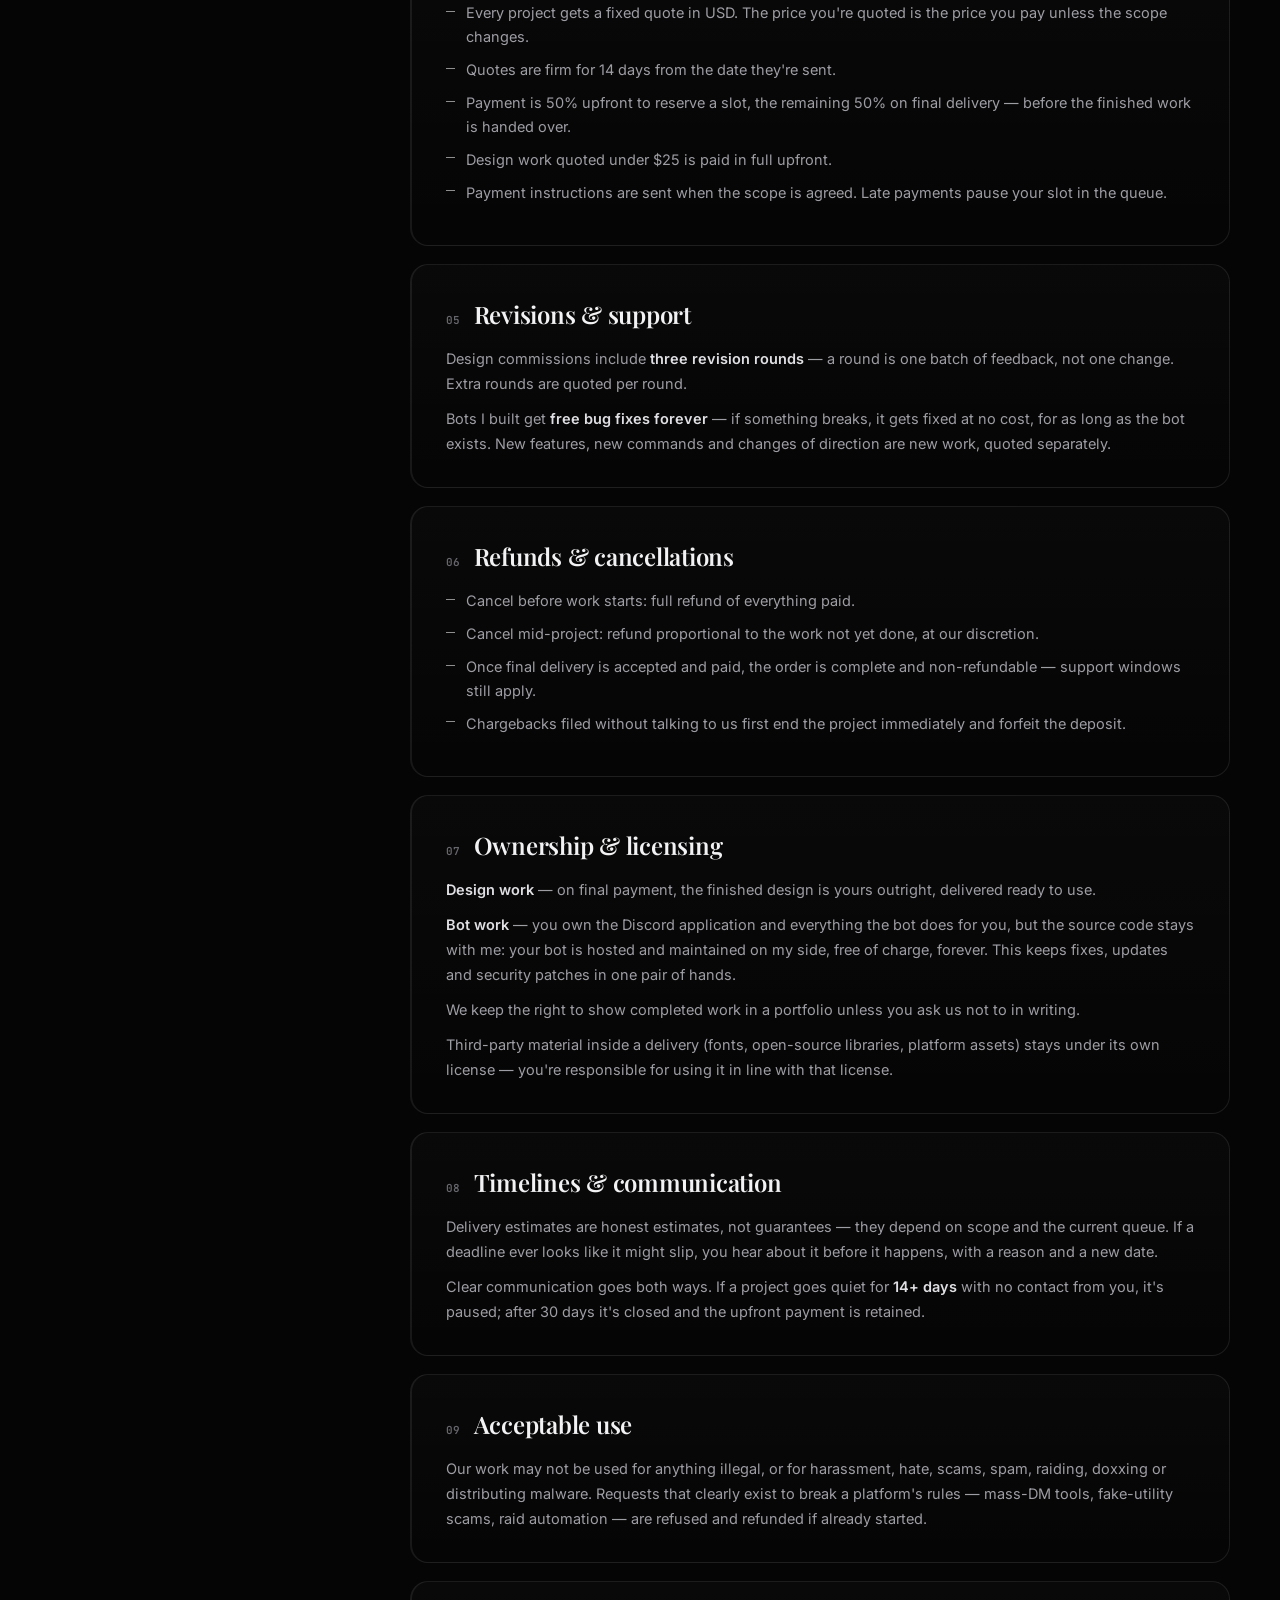
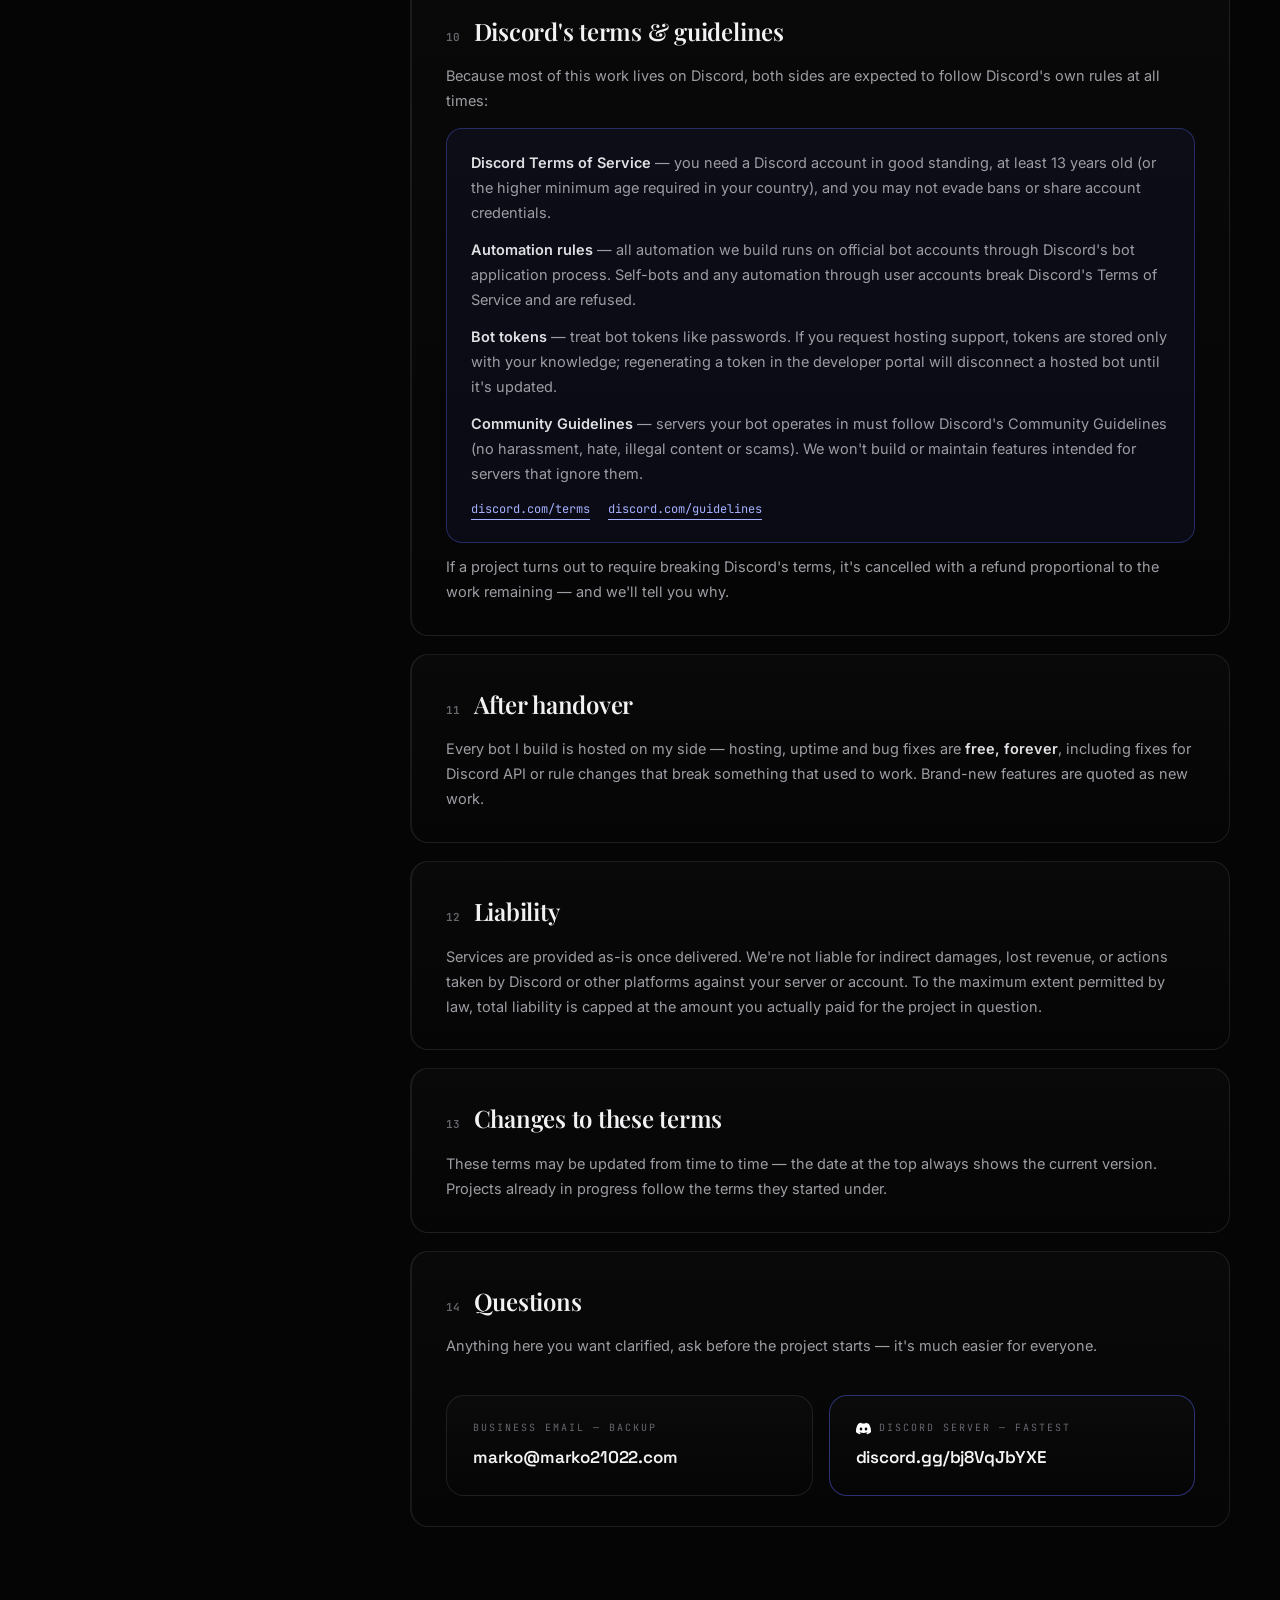
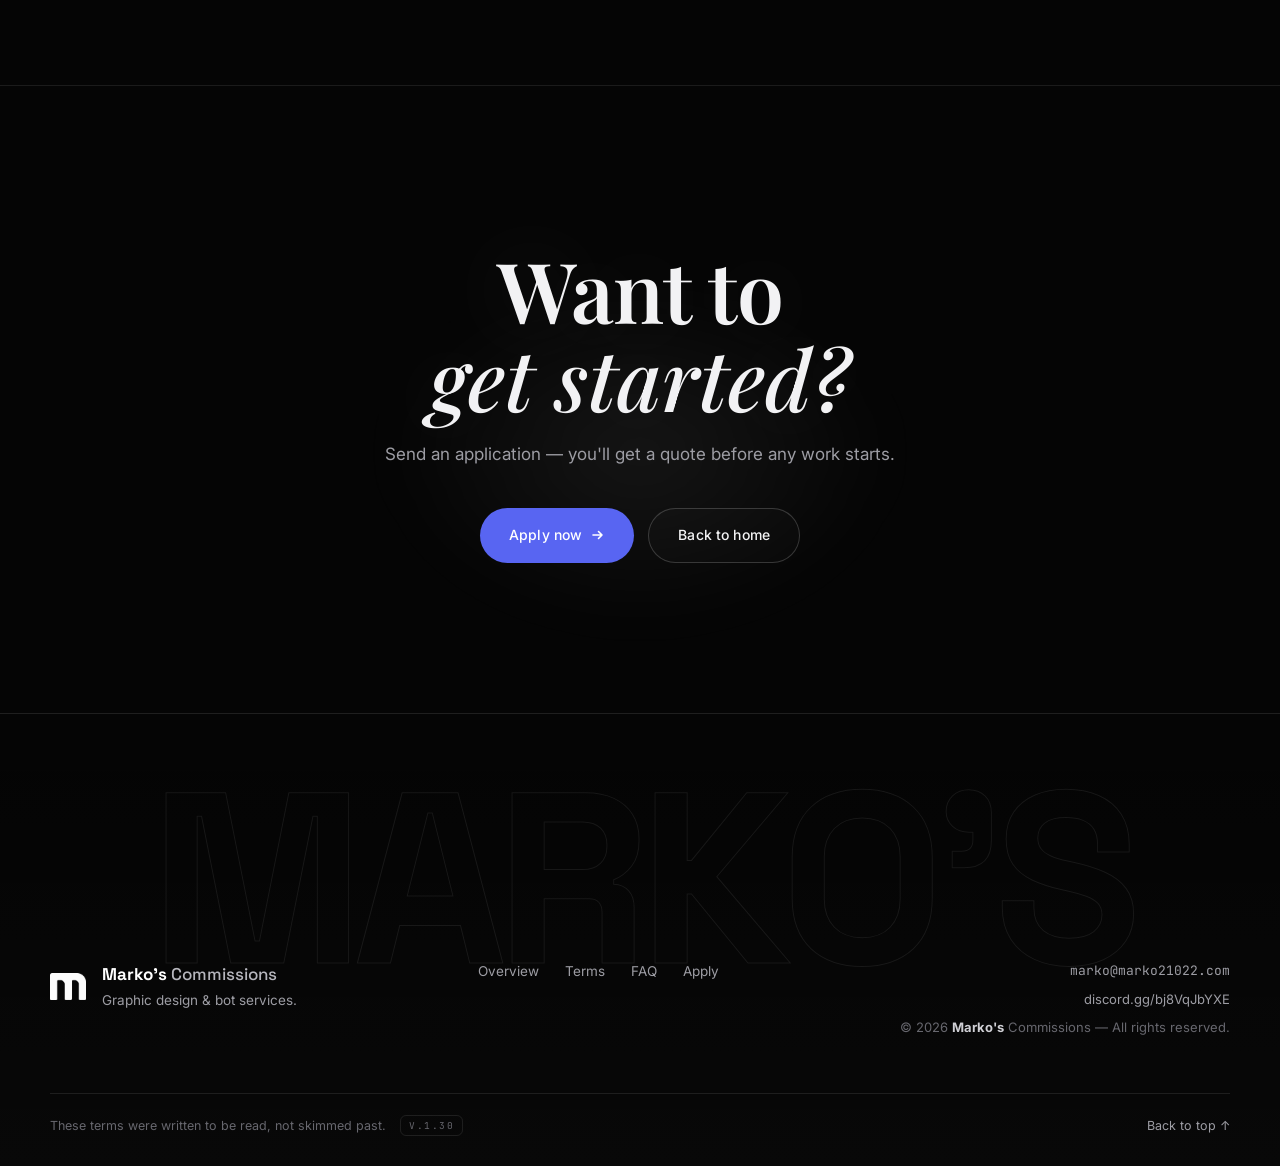
<file: terms.html>
<!DOCTYPE html>
<html lang="en">
<head>
  <meta charset="UTF-8">
  <meta name="viewport" content="width=device-width, initial-scale=1.0">
  <title>Terms of Service — Marko's Commissions</title>
  <meta name="description" content="The terms of service for Marko's Commissions — quotes, payment, revisions, ownership, and the rules around Discord's own terms.">
  <meta name="theme-color" content="#050505">
  <meta name="version" content="V.1.30">
  <link rel="icon" type="image/svg+xml" href="favicon.svg">
  <link rel="apple-touch-icon" href="assets/logo.png">

  <meta property="og:type" content="website">
  <meta property="og:title" content="Terms of Service — Marko's Commissions">
  <meta property="og:description" content="Quotes, payment, revisions, ownership, and Discord compliance — the full terms for working with Marko's Commissions.">
  <meta name="twitter:card" content="summary_large_image">

  <link rel="preconnect" href="https://fonts.googleapis.com">
  <link rel="preconnect" href="https://fonts.gstatic.com" crossorigin>
  <link href="https://fonts.googleapis.com/css2?family=Space+Grotesk:wght@400;500;600;700&family=Playfair+Display:ital,wght@0,500;0,600;0,700;1,500&family=Inter:wght@400;500;600;700&family=JetBrains+Mono:wght@400;500&display=swap" rel="stylesheet">
  <link rel="stylesheet" href="css/style.css">
  <script>
    document.documentElement.classList.add("motion-on");
    document.documentElement.dataset.motion = "on";
  </script>
</head>
<body>
  <a class="skip" href="#doc-top">Skip to content</a>

  <canvas id="bg" aria-hidden="true"></canvas>
  <div class="cursor-glow" aria-hidden="true"></div>
  <div class="grain" aria-hidden="true"></div>
  <div id="progress" aria-hidden="true"></div>

  <header class="nav" id="nav">
    <a class="nav-brand" href="index.html">
      <img class="nav-logo" src="assets/logo.png" alt="" width="32" height="24">
      <span class="nav-name"><b>Marko's</b>&nbsp;Commissions</span>
    </a>
    <nav class="nav-links" aria-label="Primary">
      <a href="index.html#overview">Overview</a>
      <a href="/terms" class="active">Terms</a>
      <a href="index.html#faq">FAQ</a>
      <a href="index.html#apply">Apply</a>
    </nav>
    <div class="nav-right">
      <a class="btn btn-solid nav-cta magnetic" href="index.html#apply">Apply now</a>
      <button class="burger" id="burger" type="button" aria-label="Open menu" aria-expanded="false">
        <span></span><span></span>
      </button>
    </div>
  </header>

  <div class="menu" id="menu" aria-hidden="true">
    <nav class="menu-links" aria-label="Menu">
      <a href="index.html#overview" style="--i:0"><span class="ml-num">01</span><span class="ml-txt">Overview</span></a>
      <a href="/terms" style="--i:1"><span class="ml-num">02</span><span class="ml-txt">Terms</span></a>
      <a href="index.html#faq" style="--i:2"><span class="ml-num">03</span><span class="ml-txt">FAQ</span></a>
      <a href="index.html#apply" style="--i:3"><span class="ml-num">04</span><span class="ml-txt">Apply</span></a>
    </nav>
    <div class="menu-actions">
      <a class="btn btn-discord" href="https://discord.gg/bj8VqJbYXE" target="_blank" rel="noopener noreferrer"><img class="btn-ico" src="assets/logos/discord.svg" alt="" width="18" height="18">Join the Discord</a>
      <button class="btn btn-ghost" type="button" data-mail-open>marko@marko21022.com</button>
    </div>
    <p class="menu-foot"><span class="ver">V.1.30</span> &middot; Clanko V2 chat lives bottom-right</p>
  </div>

  <main id="page">
    <section class="doc-hero" id="doc-top" data-blur>
      <span class="watermark" aria-hidden="true">§</span>
      <div class="container">
        <p class="sec-label rv"><span class="sec-num">—</span>Legal</p>
        <h1 class="sec-title rv" style="--d:1">Terms of<br><i>Service</i></h1>
        <p class="sec-lead rv" style="--d:2">
          The full agreement for working with Marko's Commissions — how quotes,
          payment, revisions and ownership work, and the rules that keep
          everything on the right side of Discord's own terms.
        </p>
        <p class="terms-updated rv" style="--d:3">Last updated October 2026</p>
      </div>
    </section>

    <div class="container doc-grid" id="doc-body" data-blur>
      <aside class="toc rv" aria-label="On this page">
        <p class="toc-k">On this page</p>
        <a href="#s-about">1 · About these terms</a>
        <a href="#s-services">2 · The services</a>
        <a href="#s-scope">3 · Scope &amp; changes</a>
        <a href="#s-payment">4 · Quotes &amp; payment</a>
        <a href="#s-revisions">5 · Revisions &amp; support</a>
        <a href="#s-refunds">6 · Refunds &amp; cancellations</a>
        <a href="#s-ownership">7 · Ownership &amp; licensing</a>
        <a href="#s-timelines">8 · Timelines &amp; communication</a>
        <a href="#s-use">9 · Acceptable use</a>
        <a href="#s-discord">10 · Discord rules</a>
        <a href="#s-maintenance">11 · After handover</a>
        <a href="#s-liability">12 · Liability</a>
        <a href="#s-changes">13 · Changes to these terms</a>
        <a href="#s-contact">14 · Questions</a>
      </aside>

      <div class="doc">
        <section class="doc-sec rv" id="s-about">
          <h3><span>01</span>About these terms</h3>
          <p>These terms apply to every commission and order placed with Marko's Commissions ("we", "us", "I"). "You" means the client who places the order. Submitting an application, accepting a quote, or paying a deposit means you agree to them.</p>
          <p>If something you need isn't covered here, say so before the project starts — anything agreed in writing for your specific project sits alongside these terms and wins if they ever disagree.</p>
        </section>

        <section class="doc-sec rv" id="s-services">
          <h3><span>02</span>The services</h3>
          <p>Marko's Commissions offers two services:</p>
          <ul>
            <li><b>Graphic design</b> — logos, brand identity, banners, overlays, UI/UX mockups, emotes and other assets, delivered finished and ready to use.</li>
            <li><b>Bot services</b> — custom Discord bots built from scratch (moderation, utility, automation, logging, dashboards), delivered documented and ready to host.</li>
          </ul>
          <p>Exactly what's included in your order is written down in the scope before work begins — see the next section.</p>
        </section>

        <section class="doc-sec rv" id="s-scope">
          <h3><span>03</span>Scope &amp; changes</h3>
          <p>Every project starts with a written scope agreed by both sides: what's being made, how it behaves or looks, and what "done" means. Work outside that scope is re-quoted before it begins — nothing is added to the bill silently.</p>
          <p>Small things that clearly fall inside the original idea are covered. If a change would meaningfully affect the time or price, you'll get a new quote to accept or decline first.</p>
        </section>

        <section class="doc-sec rv" id="s-payment">
          <h3><span>04</span>Quotes &amp; payment</h3>
          <ul>
            <li>Every project gets a fixed quote in USD. The price you're quoted is the price you pay unless the scope changes.</li>
            <li>Quotes are firm for 14 days from the date they're sent.</li>
            <li>Payment is 50% upfront to reserve a slot, the remaining 50% on final delivery — before the finished work is handed over.</li>
            <li>Design work quoted under $25 is paid in full upfront.</li>
            <li>Payment instructions are sent when the scope is agreed. Late payments pause your slot in the queue.</li>
          </ul>
        </section>

        <section class="doc-sec rv" id="s-revisions">
          <h3><span>05</span>Revisions &amp; support</h3>
          <p>Design commissions include <b>three revision rounds</b> — a round is one batch of feedback, not one change. Extra rounds are quoted per round.</p>
          <p>Bots I built get <b>free bug fixes forever</b> — if something breaks, it gets fixed at no cost, for as long as the bot exists. New features, new commands and changes of direction are new work, quoted separately.</p>
        </section>

        <section class="doc-sec rv" id="s-refunds">
          <h3><span>06</span>Refunds &amp; cancellations</h3>
          <ul>
            <li>Cancel before work starts: full refund of everything paid.</li>
            <li>Cancel mid-project: refund proportional to the work not yet done, at our discretion.</li>
            <li>Once final delivery is accepted and paid, the order is complete and non-refundable — support windows still apply.</li>
            <li>Chargebacks filed without talking to us first end the project immediately and forfeit the deposit.</li>
          </ul>
        </section>

        <section class="doc-sec rv" id="s-ownership">
          <h3><span>07</span>Ownership &amp; licensing</h3>
          <p><b>Design work</b> — on final payment, the finished design is yours outright, delivered ready to use.</p>
          <p><b>Bot work</b> — you own the Discord application and everything the bot does for you, but the source code stays with me: your bot is hosted and maintained on my side, free of charge, forever. This keeps fixes, updates and security patches in one pair of hands.</p>
          <p>We keep the right to show completed work in a portfolio unless you ask us not to in writing.</p>
          <p>Third-party material inside a delivery (fonts, open-source libraries, platform assets) stays under its own license — you're responsible for using it in line with that license.</p>
        </section>

        <section class="doc-sec rv" id="s-timelines">
          <h3><span>08</span>Timelines &amp; communication</h3>
          <p>Delivery estimates are honest estimates, not guarantees — they depend on scope and the current queue. If a deadline ever looks like it might slip, you hear about it before it happens, with a reason and a new date.</p>
          <p>Clear communication goes both ways. If a project goes quiet for <b>14+ days</b> with no contact from you, it's paused; after 30 days it's closed and the upfront payment is retained.</p>
        </section>

        <section class="doc-sec rv" id="s-use">
          <h3><span>09</span>Acceptable use</h3>
          <p>Our work may not be used for anything illegal, or for harassment, hate, scams, spam, raiding, doxxing or distributing malware. Requests that clearly exist to break a platform's rules — mass-DM tools, fake-utility scams, raid automation — are refused and refunded if already started.</p>
        </section>

        <section class="doc-sec rv" id="s-discord">
          <h3><span>10</span>Discord's terms &amp; guidelines</h3>
          <p>Because most of this work lives on Discord, both sides are expected to follow Discord's own rules at all times:</p>
          <div class="discord-box">
            <p><b>Discord Terms of Service</b> — you need a Discord account in good standing, at least 13 years old (or the higher minimum age required in your country), and you may not evade bans or share account credentials.</p>
            <p><b>Automation rules</b> — all automation we build runs on official bot accounts through Discord's bot application process. Self-bots and any automation through user accounts break Discord's Terms of Service and are refused.</p>
            <p><b>Bot tokens</b> — treat bot tokens like passwords. If you request hosting support, tokens are stored only with your knowledge; regenerating a token in the developer portal will disconnect a hosted bot until it's updated.</p>
            <p><b>Community Guidelines</b> — servers your bot operates in must follow Discord's Community Guidelines (no harassment, hate, illegal content or scams). We won't build or maintain features intended for servers that ignore them.</p>
            <p class="doc-links">
              <a href="https://discord.com/terms" target="_blank" rel="noopener noreferrer">discord.com/terms</a>
              <a href="https://discord.com/guidelines" target="_blank" rel="noopener noreferrer">discord.com/guidelines</a>
            </p>
          </div>
          <p>If a project turns out to require breaking Discord's terms, it's cancelled with a refund proportional to the work remaining — and we'll tell you why.</p>
        </section>

        <section class="doc-sec rv" id="s-maintenance">
          <h3><span>11</span>After handover</h3>
          <p>Every bot I build is hosted on my side — hosting, uptime and bug fixes are <b>free, forever</b>, including fixes for Discord API or rule changes that break something that used to work. Brand-new features are quoted as new work.</p>
        </section>

        <section class="doc-sec rv" id="s-liability">
          <h3><span>12</span>Liability</h3>
          <p>Services are provided as-is once delivered. We're not liable for indirect damages, lost revenue, or actions taken by Discord or other platforms against your server or account. To the maximum extent permitted by law, total liability is capped at the amount you actually paid for the project in question.</p>
        </section>

        <section class="doc-sec rv" id="s-changes">
          <h3><span>13</span>Changes to these terms</h3>
          <p>These terms may be updated from time to time — the date at the top always shows the current version. Projects already in progress follow the terms they started under.</p>
        </section>

        <section class="doc-sec rv" id="s-contact">
          <h3><span>14</span>Questions</h3>
          <p>Anything here you want clarified, ask before the project starts — it's much easier for everyone.</p>
          <div class="contact-strip">
            <button class="contact-card spot" type="button" data-mail-open>
              <span class="contact-k">Business email — backup</span>
              <span class="contact-v">marko@marko21022.com</span>
            </button>
            <a class="contact-card spot contact-primary" href="https://discord.gg/bj8VqJbYXE" target="_blank" rel="noopener noreferrer">
              <span class="contact-k"><img src="assets/logos/discord.svg" alt="" width="15" height="15">Discord server — fastest</span>
              <span class="contact-v">discord.gg/bj8VqJbYXE</span>
            </a>
          </div>
        </section>
      </div>
    </div>

    <section class="cta-band" data-blur>
      <div class="container cta-inner">
        <h2 class="rv">Want to<br><i>get started?</i></h2>
        <p class="rv" style="--d:1">Send an application — you'll get a quote before any work starts.</p>
        <div class="cta-actions rv" style="--d:2">
          <a class="btn btn-discord magnetic" href="index.html#apply">
            Apply now
            <svg class="btn-arrow" width="14" height="14" viewBox="0 0 14 14" fill="none" aria-hidden="true"><path d="M2 7h9M7.5 3.5 11 7l-3.5 3.5" stroke="currentColor" stroke-width="1.6" stroke-linecap="round" stroke-linejoin="round"/></svg>
          </a>
          <a class="btn btn-ghost magnetic" href="index.html">Back to home</a>
        </div>
      </div>
    </section>
  </main>

  <footer class="footer">
    <div class="footer-mark" aria-hidden="true"><span>M</span><span>A</span><span>R</span><span>K</span><span>O</span><span>'</span><span>S</span></div>
    <div class="container footer-grid">
      <div class="footer-brand">
        <img class="footer-logo" src="assets/logo.png" alt="Marko's Commissions logo" width="36" height="27">
        <div>
          <p class="footer-name"><b>Marko's</b>&nbsp;Commissions</p>
          <p class="footer-tag">Graphic design &amp; bot services.</p>
        </div>
      </div>
      <nav class="footer-links" aria-label="Footer">
        <a href="index.html#overview">Overview</a>
        <a href="/terms">Terms</a>
        <a href="index.html#faq">FAQ</a>
        <a href="index.html#apply">Apply</a>
      </nav>
      <div class="footer-meta">
        <button class="link-btn mono" type="button" data-mail-open>marko@marko21022.com</button>
        <a href="https://discord.gg/bj8VqJbYXE" target="_blank" rel="noopener noreferrer">discord.gg/bj8VqJbYXE</a>
        <p>© 2026 <b>Marko's</b> Commissions — All rights reserved.</p>
      </div>
    </div>
    <div class="container footer-line">
      <p>These terms were written to be read, not skimmed past. <a class="ver" href="https://github.com/haroldissuperior-dev/marko-commissions" target="_blank" rel="noopener noreferrer" title="View the source repository">V.1.30</a></p>
      <a href="#doc-top" class="to-top">Back to top ↑</a>
    </div>
  </footer>

  <div class="mail-modal" id="mail-modal" aria-hidden="true">
    <div class="mail-backdrop" data-mail-close></div>
    <div class="mail-card" role="dialog" aria-modal="true" aria-labelledby="mail-title">
      <button class="mail-x" type="button" data-mail-close aria-label="Close">
        <svg width="14" height="14" viewBox="0 0 14 14" fill="none"><path d="M2 2l10 10M12 2 2 12" stroke="currentColor" stroke-width="1.6" stroke-linecap="round"/></svg>
      </button>
      <p class="mail-k">Contact</p>
      <h3 id="mail-title">marko@marko21022.com</h3>
      <p class="mail-sub">Discord is the fastest way to reach us — email is the backup.</p>
      <div class="mail-options">
        <a class="mail-opt mail-primary" href="https://discord.gg/bj8VqJbYXE" target="_blank" rel="noopener noreferrer">
          <span class="mail-ico" style="--tile:#5865f2">
            <img src="assets/logos/discord.svg" alt="" width="24" height="24">
          </span>
          <span class="mail-txt"><b>Join the Discord</b><span>Fastest — message us directly in the server</span></span>
          <svg class="mail-arr" width="14" height="14" viewBox="0 0 14 14" fill="none" aria-hidden="true"><path d="M2 7h9M7.5 3.5 11 7l-3.5 3.5" stroke="currentColor" stroke-width="1.6" stroke-linecap="round" stroke-linejoin="round"/></svg>
        </a>
        <p class="mail-div">or email — if you can't join the Discord</p>
        <a class="mail-opt" href="https://mail.google.com/mail/?view=cm&amp;fs=1&amp;to=marko%40marko21022.com" target="_blank" rel="noopener noreferrer">
          <span class="mail-ico mail-ico-light">
            <img src="assets/logos/gmail.svg" alt="" width="24" height="24">
          </span>
          <span class="mail-txt"><b>Gmail</b><span>Opens Gmail compose in a new tab</span></span>
          <svg class="mail-arr" width="14" height="14" viewBox="0 0 14 14" fill="none" aria-hidden="true"><path d="M2 7h9M7.5 3.5 11 7l-3.5 3.5" stroke="currentColor" stroke-width="1.6" stroke-linecap="round" stroke-linejoin="round"/></svg>
        </a>
        <a class="mail-opt" href="https://outlook.live.com/mail/0/deeplink/compose?to=marko%40marko21022.com" target="_blank" rel="noopener noreferrer">
          <span class="mail-ico" style="--tile:#0f6cbd">
            <img src="assets/logos/outlook.svg" alt="" width="24" height="24">
          </span>
          <span class="mail-txt"><b>Outlook</b><span>Opens Outlook compose in a new tab</span></span>
          <svg class="mail-arr" width="14" height="14" viewBox="0 0 14 14" fill="none" aria-hidden="true"><path d="M2 7h9M7.5 3.5 11 7l-3.5 3.5" stroke="currentColor" stroke-width="1.6" stroke-linecap="round" stroke-linejoin="round"/></svg>
        </a>
        <a class="mail-opt" href="https://compose.mail.yahoo.com/?to=marko%40marko21022.com" target="_blank" rel="noopener noreferrer">
          <span class="mail-ico" style="--tile:#6001d2">
            <img src="assets/logos/yahoo.svg" alt="" width="24" height="24">
          </span>
          <span class="mail-txt"><b>Yahoo Mail</b><span>Opens Yahoo compose in a new tab</span></span>
          <svg class="mail-arr" width="14" height="14" viewBox="0 0 14 14" fill="none" aria-hidden="true"><path d="M2 7h9M7.5 3.5 11 7l-3.5 3.5" stroke="currentColor" stroke-width="1.6" stroke-linecap="round" stroke-linejoin="round"/></svg>
        </a>
        <a class="mail-opt" href="mailto:marko@marko21022.com">
          <span class="mail-ico" style="--tile:#3f3f46">
            <svg viewBox="0 0 24 24" aria-hidden="true"><rect x="3.2" y="5.6" width="17.6" height="12.8" rx="2" fill="none" stroke="#fff" stroke-width="1.8"/><path d="m4 7 8 6 8-6" fill="none" stroke="#fff" stroke-width="1.8" stroke-linecap="round" stroke-linejoin="round"/></svg>
          </span>
          <span class="mail-txt"><b>Default mail app</b><span>Opens whatever your device uses</span></span>
          <svg class="mail-arr" width="14" height="14" viewBox="0 0 14 14" fill="none" aria-hidden="true"><path d="M2 7h9M7.5 3.5 11 7l-3.5 3.5" stroke="currentColor" stroke-width="1.6" stroke-linecap="round" stroke-linejoin="round"/></svg>
        </a>
      </div>
      <div class="mail-actions">
        <button class="btn btn-solid btn-copy" id="mail-copy" type="button">Copy address</button>
        <button class="btn btn-ghost" type="button" data-mail-close>Close</button>
      </div>
    </div>
  </div>

  <div class="toast" id="toast" role="status" aria-live="polite">Email address copied</div>

  <button class="to-top-fab" id="to-top-fab" type="button" aria-label="Back to top"><svg width="14" height="14" viewBox="0 0 14 14" fill="none" aria-hidden="true"><path d="M7 12V2M3 5.5 7 2l4 3.5" stroke="currentColor" stroke-width="1.6" stroke-linecap="round" stroke-linejoin="round"/></svg></button>

  <!-- Clanko V2 assistant -->
  <button class="chat-launcher" id="chat-launcher" type="button" aria-label="Chat with Clanko V2">
    <img src="assets/logo.png" alt="" width="26" height="20">
    <span class="cl-pulse"></span>
  </button>
  <div class="chat-teaser" id="chat-teaser" aria-hidden="true">
    <p>Hey! I'm Clanko V2 — ask me anything about the site.</p>
    <button type="button" class="chat-teaser-x" id="chat-teaser-x" aria-label="Dismiss">&times;</button>
  </div>
  <section class="chat-panel" id="chat-panel" aria-hidden="true" role="dialog" aria-label="Chat with Clanko V2">
    <header class="chat-head">
      <span class="chat-ava"><img src="assets/logo.png" alt="" width="22" height="17"><i></i></span>
      <div class="chat-id">
        <b>Clanko V2 <span class="app-badge"><svg width="9" height="9" viewBox="0 0 16 16" aria-hidden="true"><path fill="#fff" d="M6.5 13.5 1 8l1.9-1.9 3.6 3.6L13.1 3 15 4.9z"/></svg>APP</span></b>
        <span class="chat-status">online &middot; replies instantly</span>
      </div>
      <button class="chat-x" id="chat-x" type="button" aria-label="Close chat">
        <svg width="13" height="13" viewBox="0 0 14 14" fill="none"><path d="M2 2l10 10M12 2 2 12" stroke="currentColor" stroke-width="1.6" stroke-linecap="round"/></svg>
      </button>
    </header>
    <div class="chat-log" id="chat-log" aria-live="polite"></div>
    <div class="chat-sugs" id="chat-sugs"></div>
    <form class="chat-input" id="chat-form">
      <input type="text" id="chat-text" placeholder="Ask about pricing, hosting, applying&hellip;" maxlength="400" autocomplete="off">
      <button type="submit" aria-label="Send">
        <svg width="15" height="15" viewBox="0 0 14 14" fill="none" aria-hidden="true"><path d="M2 7h9M7.5 3.5 11 7l-3.5 3.5" stroke="currentColor" stroke-width="1.6" stroke-linecap="round" stroke-linejoin="round"/></svg>
      </button>
    </form>
    <p class="chat-foot">Automated answers &mdash; for anything binding, <a href="https://discord.gg/bj8VqJbYXE" target="_blank" rel="noopener noreferrer">join the Discord</a>.</p>
  </section>

  <script src="js/lenis.min.js"></script>
  <script type="module" src="js/bg-fbm.js"></script>
  <script type="module" src="js/main.js"></script>
</body>
</html>
</file>
<file: css/style.css>
:root {
  --bg: #050505;
  --bg-2: #0b0b0c;
  --fg: #f4f4f5;
  --mut: #9d9da4;
  --dim: #67676e;
  --line: rgba(255, 255, 255, 0.09);
  --line-2: rgba(255, 255, 255, 0.18);
  --disp: "Space Grotesk", "Inter", system-ui, sans-serif;
  --serif: "Playfair Display", Georgia, "Times New Roman", serif;
  --body: "Inter", system-ui, sans-serif;
  --mono: "JetBrains Mono", ui-monospace, monospace;
  --ease: cubic-bezier(0.22, 1, 0.36, 1);
  --grad-text: linear-gradient(180deg, #ffffff 18%, #c9c9cf 78%, #97979e 100%);
}

@view-transition { navigation: auto; }
@keyframes pagein { from { opacity: 0; } }

* { margin: 0; padding: 0; box-sizing: border-box; }

html {
  background: var(--bg);
  scrollbar-color: #2a2a2e transparent;
  scroll-behavior: smooth;
}
html.lenis, html.lenis body { height: auto; }
.lenis.lenis-smooth { scroll-behavior: auto !important; }
.lenis.lenis-stopped { overflow: hidden; }

html, body { overflow-x: clip; }
@supports not (overflow: clip) {
  html, body { overflow-x: hidden; }
}

body {
  animation: pagein 0.45s ease both;
  font-family: var(--body);
  background: var(--bg);
  color: var(--fg);
  line-height: 1.6;
  -webkit-font-smoothing: antialiased;
}

::selection { background: var(--fg); color: var(--bg); }
::-webkit-scrollbar { width: 10px; }
::-webkit-scrollbar-thumb { background: #26262b; border-radius: 99px; border: 2px solid var(--bg); }
::-webkit-scrollbar-track { background: transparent; }

a { color: inherit; text-decoration: none; }
button { font: inherit; color: inherit; background: none; border: 0; cursor: pointer; }
img { display: block; max-width: 100%; }
ul, ol { list-style: none; }

:focus-visible { outline: 2px solid rgba(255, 255, 255, 0.75); outline-offset: 3px; border-radius: 4px; }

.mono { font-family: var(--mono); }

.skip {
  position: fixed; top: -60px; left: 20px; z-index: 300;
  background: var(--fg); color: var(--bg); padding: 10px 18px;
  border-radius: 10px; font-weight: 600; font-size: 14px;
  transition: top 0.3s var(--ease);
}
.skip:focus { top: 16px; }

.container { width: min(1180px, 100% - 48px); margin-inline: auto; }
.container-narrow { width: min(780px, 100% - 48px); }


#bg {
  position: fixed; inset: 0; width: 100%; height: 100%;
  z-index: -2; display: block; background: var(--bg);
}

.cursor-glow {
  position: fixed; left: 0; top: 0; z-index: -1;
  width: 620px; height: 620px; border-radius: 50%;
  background: radial-gradient(circle, rgba(255, 255, 255, 0.05), transparent 62%);
  transform: translate(-50%, -50%);
  pointer-events: none; opacity: 0;
}
html.motion-on .cursor-glow { opacity: 1; }
@media (hover: none) { .cursor-glow { display: none; } }

.vignette {
  position: fixed; inset: 0; z-index: 79; pointer-events: none;
  background: radial-gradient(125% 95% at 50% 38%, transparent 58%, rgba(0, 0, 0, 0.42) 100%);
}

.grain {
  position: fixed; inset: 0; z-index: 80; pointer-events: none; opacity: 0.05;
  background-image: url("data:image/svg+xml,%3Csvg xmlns='http://www.w3.org/2000/svg' width='160' height='160'%3E%3Cfilter id='n'%3E%3CfeTurbulence type='fractalNoise' baseFrequency='0.9' numOctaves='2' stitchTiles='stitch'/%3E%3CfeColorMatrix type='saturate' values='0'/%3E%3C/filter%3E%3Crect width='100%25' height='100%25' filter='url(%23n)'/%3E%3C/svg%3E");
  background-size: 160px 160px;
}

#progress {
  position: fixed; top: 0; left: 0; right: 0; height: 2px; z-index: 200;
  background: linear-gradient(90deg, rgba(255,255,255,0.95), rgba(255,255,255,0.35));
  transform-origin: 0 50%; transform: scaleX(0); opacity: 0.85;
}


.nav {
  position: fixed; top: 0; left: 0; right: 0; z-index: 100;
  display: flex; align-items: center; justify-content: space-between;
  padding: 16px 28px;
  transition: transform 0.5s var(--ease), background 0.4s ease, border-color 0.4s ease, padding 0.4s ease;
  border-bottom: 1px solid transparent;
}
.nav.scrolled {
  background: rgba(5, 5, 5, 0.78);
  -webkit-backdrop-filter: blur(24px) saturate(1.35);
  backdrop-filter: blur(24px) saturate(1.35);
  border-bottom-color: var(--line);
  box-shadow: 0 14px 44px rgba(0, 0, 0, 0.5);
  padding: 12px 28px;
}
.nav.hidden { transform: translateY(-100%); }

.nav-brand { display: flex; align-items: center; gap: 12px; }
.nav-logo { width: 32px; height: auto; }
.nav-name { font-family: var(--disp); font-weight: 500; font-size: 17px; letter-spacing: -0.01em; color: #b6b6bd; }
.nav-name b, .footer-name b { font-weight: 700; color: #ffffff; }

.nav-links { display: flex; gap: 6px; }
.nav-links a {
  position: relative; z-index: 0; font-size: 13.5px; font-weight: 500; color: var(--mut);
  padding: 8px 14px; border-radius: 999px;
  transition: color 0.3s ease, background 0.3s ease;
}
.nav-links a::before {
  content: ""; position: absolute; inset: 0; z-index: -1;
  border-radius: 999px; background: rgba(255, 255, 255, 0.06);
  transform: scaleX(0); transform-origin: 50% 50%;
  transition: transform 0.35s var(--ease);
}
.nav-links a:hover { color: var(--fg); }
.nav-links a:hover::before { transform: scaleX(1); }
.nav-links a.active { color: var(--fg); }
.nav-links a.active::after {
  content: ""; position: absolute; left: 50%; bottom: 1px; transform: translateX(-50%);
  width: 4px; height: 4px; border-radius: 50%; background: var(--fg);
}

.nav-right { display: flex; align-items: center; gap: 12px; }


.dots {
  position: fixed; right: 30px; top: 50%; transform: translateY(-50%);
  z-index: 90; display: grid; gap: 16px;
}
.dots::before {
  content: ""; position: absolute; left: 50%; top: -22px; bottom: -22px;
  width: 1px; transform: translateX(-50%);
  background: linear-gradient(180deg, transparent, var(--line) 25%, var(--line) 75%, transparent);
}
.dots a {
  position: relative; width: 9px; height: 9px; border-radius: 50%;
  border: 1px solid rgba(255, 255, 255, 0.35); cursor: pointer;
  transition: background 0.3s ease, border-color 0.3s ease, box-shadow 0.3s ease, scale 0.3s ease;
}
.dots a:hover { border-color: #fff; }
.dots a.active {
  background: #fff; border-color: #fff; scale: 1.2;
  box-shadow: 0 0 10px rgba(255, 255, 255, 0.6);
}
.dots a::after {
  content: attr(data-label);
  position: absolute; right: 22px; top: 50%; translate: 0 -50%;
  font-family: var(--mono); font-size: 10px; letter-spacing: 0.16em; text-transform: uppercase;
  color: var(--mut); background: rgba(8, 8, 9, 0.92); border: 1px solid var(--line);
  padding: 6px 11px; border-radius: 8px; white-space: nowrap;
  opacity: 0; pointer-events: none; transition: opacity 0.25s ease;
}
.dots a:hover::after { opacity: 1; }


.btn {
  position: relative; display: inline-flex; align-items: center; justify-content: center; gap: 9px;
  padding: 15px 29px; border-radius: 999px; overflow: hidden;
  font-size: 14px; font-weight: 500; letter-spacing: 0.01em; white-space: nowrap;
  transition: transform 0.5s var(--ease), background 0.35s ease, color 0.35s ease, border-color 0.35s ease, box-shadow 0.5s ease;
}
.btn:active { transform: scale(0.97); }
.btn-arrow { transition: transform 0.45s var(--ease); }
.btn:hover .btn-arrow { transform: translateX(3px); }
.btn-solid { background: var(--fg); color: #08080a; }
.btn-solid::after {
  content: ""; position: absolute; inset: 0;
  background: linear-gradient(105deg, transparent 35%, rgba(255, 255, 255, 0.75) 50%, transparent 65%);
  transform: translateX(-120%);
}
html.motion-on .btn-solid:hover::after { animation: sheen 0.9s var(--ease); }
@keyframes sheen { to { transform: translateX(120%); } }
.btn-solid:hover { background: #fff; box-shadow: 0 6px 40px rgba(255, 255, 255, 0.18); }

.btn-ghost { border: 1px solid var(--line-2); color: var(--fg); background: rgba(255, 255, 255, 0.015); }
.btn-ghost:hover { border-color: rgba(255, 255, 255, 0.55); background: rgba(255, 255, 255, 0.05); }

.nav-cta { padding: 11px 21px; font-size: 13.5px; }

.ripple {
  position: absolute; border-radius: 50%; pointer-events: none;
  background: radial-gradient(circle, rgba(8, 8, 10, 0.35) 0%, transparent 65%);
  transform: scale(0); opacity: 1;
}
html.motion-on .ripple { animation: ripple 0.65s var(--ease) forwards; }
@keyframes ripple { to { transform: scale(2.6); opacity: 0; } }

.link-btn {
  color: var(--fg);
  background: linear-gradient(#f4f4f5, #f4f4f5) no-repeat 0 100% / 100% 1px;
  padding-bottom: 1px; border-radius: 0;
  transition: background-size 0.4s var(--ease), color 0.3s ease;
}
.link-btn:hover { background-size: 40% 1px; }

.burger { display: none; position: relative; width: 40px; height: 40px; border: 1px solid var(--line); border-radius: 999px; }
.burger span {
  position: absolute; left: 11px; right: 11px; height: 1.5px; background: var(--fg);
  transition: transform 0.4s var(--ease), top 0.4s var(--ease);
}
.burger span:nth-child(1) { top: 15px; }
.burger span:nth-child(2) { top: 23px; }
.burger.open span:nth-child(1) { top: 19px; transform: rotate(45deg); }
.burger.open span:nth-child(2) { top: 19px; transform: rotate(-45deg); }


.menu {
  position: fixed; inset: 0; z-index: 90;
  background: rgba(4, 4, 4, 0.9);
  -webkit-backdrop-filter: blur(26px); backdrop-filter: blur(26px);
  display: flex; flex-direction: column; justify-content: center; align-items: center; gap: 8vh;
  opacity: 0; visibility: hidden; transition: opacity 0.45s ease, visibility 0.45s;
}
.menu.open { opacity: 1; visibility: visible; }
.menu-links {
  display: flex; flex-direction: column; align-items: flex-start;
  gap: 4px; width: min(560px, calc(100vw - 48px));
}
.menu-links a {
  display: flex; align-items: baseline; gap: 20px;
  font-family: var(--serif); font-weight: 600;
  font-size: clamp(42px, 7.5vh, 68px); line-height: 1.12; letter-spacing: -0.02em;
  color: var(--fg); opacity: 1; transform: none; filter: none;
  padding: 4px 0;
}
.ml-num { font-family: var(--mono); font-size: clamp(10px, 1.6vh, 12px); letter-spacing: 0.22em; color: var(--dim); }
.ml-txt { position: relative; transition: font-style 0.2s ease; }
.ml-txt::after {
  content: ""; position: absolute; left: 0; bottom: 0.08em; height: 1px; width: 100%;
  background: linear-gradient(90deg, #fff, rgba(255,255,255,.25));
  transform: scaleX(0); transform-origin: right;
  transition: transform 0.5s var(--ease);
}
.menu-links a:hover .ml-txt::after { transform: scaleX(1); transform-origin: left; }
.menu-links a:hover .ml-txt { font-style: italic; }
.menu-actions { display: flex; gap: 12px; flex-wrap: wrap; justify-content: center; margin-top: 4vh; }
.menu-actions .btn { padding: 12px 22px; font-size: 13.5px; }
html.motion-on .menu-links a { opacity: 0; transform: translateY(26px); filter: blur(10px); transition: opacity 0.7s var(--ease), transform 0.7s var(--ease), filter 0.7s var(--ease); transition-delay: calc(0.08s + var(--i) * 0.07s); }
html.motion-on .menu.open .menu-links a { opacity: 1; transform: none; filter: none; }
.menu-foot {
  font-family: var(--mono); font-size: 10px; letter-spacing: 0.14em;
  text-transform: uppercase; color: var(--dim);
  display: flex; align-items: center; gap: 10px;
}


.hero {
  position: relative; min-height: 100vh; min-height: 100svh;
  display: flex; flex-direction: column; align-items: center; justify-content: center;
  text-align: center; padding: 108px 24px 84px;
}

.hero-logo-wrap {
  position: relative; width: 210px; height: 190px;
  display: flex; align-items: center; justify-content: center;
  margin: 0 auto 14px;
}
.hero-logo-wrap { cursor: pointer; }
html.motion-on .hero-logo-wrap.spin { animation: logo-spin 0.95s var(--ease); }
@keyframes logo-spin {
  0% { transform: perspective(700px) rotateY(0deg); }
  100% { transform: perspective(700px) rotateY(360deg); }
}
html.motion-on .hero-logo-wrap { animation: floaty 7s ease-in-out infinite; }
@keyframes floaty { 0%, 100% { translate: 0 0; } 50% { translate: 0 -12px; } }

.hero-logo {
  position: relative; z-index: 2; width: 168px; height: auto;
  filter: drop-shadow(0 18px 50px rgba(255, 255, 255, 0.16));
}

.logo-halo {
  position: absolute; left: 50%; top: 50%; transform: translate(-50%, -50%);
  width: 150%; height: 150%; z-index: 0; pointer-events: none;
  background: radial-gradient(closest-side, rgba(255, 255, 255, 0.10), rgba(255, 255, 255, 0.03) 46%, transparent 70%);
  filter: blur(14px);
}
html.motion-on .logo-halo { animation: halo 5s ease-in-out infinite; }
@keyframes halo { 0%, 100% { opacity: 0.75; scale: 1; } 50% { opacity: 1; scale: 1.12; } }

.logo-ring {
  position: absolute; left: 50%; top: 50%; z-index: 1;
  width: 196px; height: 196px; border-radius: 50%;
  transform: translate(-50%, -50%);
}
.logo-ring::before, .logo-ring::after {
  content: ""; position: absolute; inset: 0; border-radius: 50%;
}
.logo-ring::before {
  background: conic-gradient(from var(--ring-ang, 0deg),
    transparent 0deg, rgba(255, 255, 255, 0.55) 40deg, transparent 90deg,
    transparent 180deg, rgba(255, 255, 255, 0.28) 220deg, transparent 270deg);
  -webkit-mask: radial-gradient(farthest-side, transparent calc(100% - 1.5px), #000 calc(100% - 1.5px));
          mask: radial-gradient(farthest-side, transparent calc(100% - 1.5px), #000 calc(100% - 1.5px));
}
html.motion-on .logo-ring::before { animation: ring-spin 9s linear infinite; }
@keyframes ring-spin { to { transform: rotate(360deg); } }
.logo-ring::after {
  inset: -14px;
  background: conic-gradient(from 210deg, transparent 0deg, rgba(255, 255, 255, 0.10) 60deg, transparent 120deg, transparent 240deg, rgba(255, 255, 255, 0.06) 300deg, transparent 360deg);
  -webkit-mask: radial-gradient(farthest-side, transparent calc(100% - 1px), #000 calc(100% - 1px));
          mask: radial-gradient(farthest-side, transparent calc(100% - 1px), #000 calc(100% - 1px));
}
html.motion-on .logo-ring::after { animation: ring-spin 14s linear infinite reverse; }

.hero-inner { position: relative; z-index: 2; }

.hero-h1 {
  margin-top: 10px;
  font-family: var(--disp); font-weight: 700;
  font-size: clamp(44px, 7.2vw, 88px); line-height: 1.03; letter-spacing: -0.035em;
}
.hero-h1 .w {
  display: inline-block;
  background: var(--grad-text);
  background-size: 100% 220%;
  -webkit-background-clip: text; background-clip: text;
  -webkit-text-fill-color: transparent; color: transparent;
}
html.motion-on .hero-h1 .w { animation: hsheen 9s ease-in-out infinite alternate; }
@keyframes hsheen {
  0% { background-position: 50% 0%; }
  100% { background-position: 50% 100%; }
}
.hero-h1 .amp {
  -webkit-text-fill-color: transparent;
  -webkit-text-stroke: 1.5px rgba(255, 255, 255, 0.55);
  background: none; padding: 0 0.06em;
}

.hero-sub {
  max-width: 600px; margin: 22px auto 0;
  color: var(--mut); font-size: 16.5px; line-height: 1.7;
}
.hero-sub b { color: #e3e3e7; font-weight: 600; }

.hero-cta { display: flex; gap: 14px; justify-content: center; margin-top: 32px; flex-wrap: wrap; }

.hero-facts {
  display: flex; justify-content: center; gap: 10px; flex-wrap: wrap;
  margin-top: 34px;
}
.hero-facts li {
  font-family: var(--mono); font-size: 10.5px; letter-spacing: 0.14em; text-transform: uppercase;
  color: var(--dim); padding: 7px 13px; border: 1px solid var(--line); border-radius: 999px;
  background: rgba(255, 255, 255, 0.015);
}

.scroll-cue {
  position: absolute; bottom: 26px; left: 50%; transform: translateX(-50%);
  display: flex; flex-direction: column; align-items: center; gap: 12px;
  font-family: var(--mono); font-size: 10px; letter-spacing: 0.34em; text-transform: uppercase;
  color: var(--dim);
}
.cue-line { position: relative; width: 1px; height: 46px; background: var(--line); overflow: hidden; }
.cue-line i { position: absolute; left: 0; top: 0; width: 1px; height: 16px; background: #fff; }
html.motion-on .cue-line i { animation: cue 2.1s var(--ease) infinite; }
@keyframes cue { 0% { transform: translateY(-18px); } 100% { transform: translateY(50px); } }

/* load-in states */
html.motion-on .li {
  opacity: 0; transform: translateY(22px); filter: blur(10px);
  transition: opacity 1s var(--ease), transform 1s var(--ease), filter 1s var(--ease);
}
html.motion-on .hero-h1 .w {
  opacity: 0; transform: translateY(60%) rotate(1.5deg); filter: blur(12px);
  display: inline-block;
  transition: opacity 1s var(--ease), transform 1.1s var(--ease), filter 1s var(--ease);
  transition-delay: calc(0.18s + var(--d) * 0.09s);
}
html.motion-on .hero-logo-wrap { transition: opacity 1.4s ease 0.15s, transform 1.6s var(--ease) 0.15s; opacity: 0; transform: scale(0.92); }
html.motion-on body.loaded .hero-logo-wrap { opacity: 1; transform: none; animation: floaty 7s ease-in-out 1.6s infinite; }
html.motion-on .hero-sub { transition-delay: 0.62s; }
html.motion-on .hero-cta { transition-delay: 0.74s; }
html.motion-on .hero-facts { transition-delay: 0.86s; }
html.motion-on .scroll-cue { opacity: 0; transition: opacity 1.2s ease 1.5s; }
html.motion-on .marquee { opacity: 0; transition: opacity 1.2s ease 1.2s; }
html.motion-on .nav { opacity: 0; transform: translateY(-14px); transition: opacity 0.9s ease 0.5s, transform 0.9s var(--ease) 0.5s, background 0.4s ease, border-color 0.4s ease, padding 0.4s ease; }
html.motion-on body.loaded .li,
html.motion-on body.loaded .hero-h1 .w { opacity: 1; transform: none; filter: none; }
html.motion-on body.loaded .scroll-cue,
html.motion-on body.loaded .marquee { opacity: 1; }
html.motion-on body.loaded .nav { opacity: 1; transform: none; }
html.motion-on body.loaded .nav.hidden { transform: translateY(-100%); }


.marquee {
  border-block: 1px solid var(--line);
  padding: 24px 0; overflow: hidden;
  -webkit-mask-image: linear-gradient(90deg, transparent, #000 14%, #000 86%, transparent);
  mask-image: linear-gradient(90deg, transparent, #000 14%, #000 86%, transparent);
}
.marquee-track { display: flex; width: max-content; will-change: transform; }
.marquee-set { display: flex; align-items: center; flex-shrink: 0; }
.marquee-set span {
  font-family: var(--disp); font-weight: 600; text-transform: uppercase;
  font-size: clamp(20px, 2.6vw, 30px); letter-spacing: 0.02em; color: #e6e6ea;
  white-space: nowrap;
}
.marquee-set span b { font-weight: 700; }
.marquee-set span.outline {
  color: transparent; -webkit-text-stroke: 1px rgba(255, 255, 255, 0.4);
}
.marquee-set span.outline b { -webkit-text-stroke-width: 1.7px; }
.marquee-set i { font-style: normal; color: var(--dim); margin: 0 30px; font-size: 20px; }


.section { position: relative; padding: 170px 0; }

.watermark {
  position: absolute; top: 66px; right: -18px; z-index: 0;
  font-family: var(--disp); font-weight: 700; line-height: 0.8;
  font-size: clamp(180px, 26vw, 380px); letter-spacing: -0.06em;
  color: transparent; -webkit-text-stroke: 1px rgba(255, 255, 255, 0.05);
  user-select: none; pointer-events: none;
  will-change: transform;
}

.sec-head { margin-bottom: 86px; position: relative; z-index: 1; }
.sec-head-center { text-align: center; }
.sec-head-center .sec-lead { margin-left: auto; margin-right: auto; }

.sec-label {
  display: flex; align-items: center; gap: 14px;
  font-family: var(--mono); font-size: 11px; letter-spacing: 0.26em; text-transform: uppercase;
  color: var(--mut);
}
.sec-label::before {
  content: ""; width: 34px; height: 1px;
  background: linear-gradient(90deg, #fff, transparent);
  transform: scaleX(0); transform-origin: 0 50%;
  transition: transform 0.9s var(--ease) 0.15s;
}
html.motion-on .sec-label.in::before { transform: scaleX(1); }
.sec-head-center .sec-label::before { transform-origin: 50% 50%; }
html.motion-on .sec-head-center .sec-label.in::before { transform: scaleX(1); }
.sec-num { color: var(--dim); }
.sec-head-center .sec-label { justify-content: center; }

.sec-title i, .tease-title i, .cta-band h2 i {
  font-style: italic; font-weight: 500; letter-spacing: 0;
}

.sec-title {
  margin-top: 24px;
  font-family: var(--serif); font-weight: 600;
  font-size: clamp(40px, 5vw, 64px); line-height: 1.08; letter-spacing: -0.01em;
  color: #f2f2f4;
  text-shadow: 0 0 80px rgba(255, 255, 255, 0.12);
}
.sec-lead { max-width: 540px; margin-top: 22px; color: var(--mut); font-size: 16.5px; line-height: 1.72; }


.cards { display: grid; grid-template-columns: 1fr 1fr; gap: 22px; position: relative; z-index: 1; }

.card, .spot { position: relative; }
.card {
  border-radius: 24px; padding: 44px 44px 40px;
  background: linear-gradient(180deg, rgba(255, 255, 255, 0.04), rgba(255, 255, 255, 0.012));
  border: 1px solid var(--line);
  box-shadow: 0 20px 70px rgba(0, 0, 0, 0.35);
  transition: transform 0.18s ease-out, border-color 0.4s ease, box-shadow 0.5s ease;
  transform-style: preserve-3d;
}
.card:hover { box-shadow: 0 34px 90px rgba(0, 0, 0, 0.45); }
.card::before, .spot::before {
  content: ""; position: absolute; inset: 0; border-radius: inherit; padding: 1px;
  background: radial-gradient(280px circle at var(--mx, 50%) var(--my, 50%), rgba(255, 255, 255, 0.9), rgba(255, 255, 255, 0.1) 55%, transparent 78%);
  -webkit-mask: linear-gradient(#000 0 0) content-box, linear-gradient(#000 0 0);
  -webkit-mask-composite: xor;
          mask: linear-gradient(#000 0 0) content-box, linear-gradient(#000 0 0);
          mask-composite: exclude;
  opacity: 0; transition: opacity 0.45s ease; pointer-events: none;
}
.card::after, .spot::after {
  content: ""; position: absolute; inset: 0; border-radius: inherit;
  background: radial-gradient(360px circle at var(--mx, 50%) var(--my, 50%), rgba(255, 255, 255, 0.065), transparent 62%);
  opacity: 0; transition: opacity 0.45s ease; pointer-events: none;
}
.card:hover, .spot:hover { border-color: var(--line-2); }
.card:hover::before, .card:hover::after,
.spot:hover::before, .spot:hover::after { opacity: 1; }

.card-top { display: flex; justify-content: space-between; align-items: flex-start; margin-bottom: 48px; }
.card-tag {
  font-family: var(--mono); font-size: 10px; letter-spacing: 0.2em; text-transform: uppercase;
  color: var(--fg); border: 1px solid var(--line-2); border-radius: 999px;
  padding: 7px 12px; background: rgba(255, 255, 255, 0.03);
}
.card-index { font-family: var(--disp); font-weight: 500; font-size: 15px; color: var(--dim); }
.card h3 { font-family: var(--disp); font-weight: 600; font-size: 27px; letter-spacing: -0.02em; margin-bottom: 14px; transform: translateZ(0); transition: transform 0.55s var(--ease); }
.card .card-copy, .card .card-list, .card .card-foot, .card .card-top { transform: translateZ(0); transition: transform 0.55s var(--ease); }
.card:hover h3 { transform: translateZ(30px); }
.card:hover .card-copy { transform: translateZ(20px); }
.card:hover .card-list { transform: translateZ(14px); }
.card:hover .card-foot { transform: translateZ(8px); }
.card:hover .card-top { transform: translateZ(10px); }
.card-copy { color: var(--mut); font-size: 15px; line-height: 1.68; margin-bottom: 28px; }
.card-list { display: grid; gap: 11px; }
.card-list li {
  position: relative; padding-left: 22px;
  color: #c7c7cd; font-size: 14.5px;
}
.card-list li::before {
  content: ""; position: absolute; left: 0; top: 0.62em;
  width: 9px; height: 1px; background: rgba(255, 255, 255, 0.65);
}
.card-foot {
  margin-top: 30px; padding-top: 19px; border-top: 1px solid var(--line);
  font-family: var(--mono); font-size: 10px; letter-spacing: 0.18em; text-transform: uppercase;
  color: var(--dim);
}


.stats {
  display: grid; grid-template-columns: repeat(4, 1fr); gap: 22px;
  margin-top: 96px; position: relative; z-index: 1;
}
.stat {
  position: relative; padding: 32px 28px 28px;
  border: 1px solid var(--line); border-radius: 18px;
  background: linear-gradient(180deg, rgba(255, 255, 255, 0.025), rgba(255, 255, 255, 0.005));
  overflow: hidden;
  transition: transform 0.5s var(--ease), border-color 0.4s ease, box-shadow 0.5s ease;
}
.stat:hover { transform: translateY(-4px); border-color: var(--line-2); box-shadow: 0 24px 70px rgba(0, 0, 0, 0.4); }
.stat::before {
  content: ""; position: absolute; top: 0; left: 20%; right: 20%; height: 1px;
  background: linear-gradient(90deg, transparent, rgba(255, 255, 255, 0.4), transparent);
}
.stat-num {
  display: flex; align-items: baseline; gap: 3px;
  font-family: var(--disp); font-weight: 700; font-size: 52px; letter-spacing: -0.03em; line-height: 1;
  background: var(--grad-text);
  -webkit-background-clip: text; background-clip: text;
  -webkit-text-fill-color: transparent; color: transparent;
}
.stat-num i {
  font-family: var(--disp); font-style: normal; font-weight: 500; font-size: 19px;
  color: var(--mut); -webkit-text-fill-color: var(--mut);
}
.stat-label {
  display: block; margin-top: 14px;
  font-family: var(--mono); font-size: 10px; letter-spacing: 0.16em; text-transform: uppercase;
  color: var(--dim); line-height: 1.7;
}


.why { display: grid; grid-template-columns: repeat(3, 1fr); margin-top: 96px; border-top: 1px solid var(--line); position: relative; z-index: 1; }
.why-item { padding: 36px 32px 6px 28px; border-left: 1px solid var(--line); }
.why-item:first-child { border-left: 0; padding-left: 0; }
.why-item h4 {
  font-family: var(--mono); font-size: 11px; letter-spacing: 0.22em; text-transform: uppercase;
  color: var(--fg); margin-bottom: 12px;
}
.why-item h4::before { content: "— "; color: var(--dim); }
.why-item p { color: var(--mut); font-size: 14px; line-height: 1.66; }


.process { margin-top: 130px; position: relative; z-index: 1; }
.proc-grid { display: grid; grid-template-columns: 400px 1fr; gap: 90px; align-items: start; }
.proc-side { position: sticky; top: 130px; }
.proc-side .sec-title { font-size: clamp(34px, 3.8vw, 50px); }

.tl { position: relative; padding-left: 54px; }
.tl-rail {
  position: absolute; left: 17px; top: 12px; bottom: 12px; width: 1px;
  background: var(--line);
}
.tl-fill {
  position: absolute; left: 0; top: 0; width: 100%; height: 0;
  background: linear-gradient(180deg, #fff, rgba(255, 255, 255, 0.35));
  box-shadow: 0 0 12px rgba(255, 255, 255, 0.35);
}
.tl-step {
  position: relative;
  border: 1px solid var(--line); border-radius: 18px;
  padding: 24px 28px; margin-bottom: 18px;
  background: linear-gradient(180deg, rgba(255, 255, 255, 0.02), rgba(255, 255, 255, 0.004));
  transition: border-color 0.4s ease, background 0.4s ease, box-shadow 0.4s ease, transform 0.5s var(--ease);
}
.tl-step.active,
html.motion-on .tl-step.rv.in.active {
  border-color: var(--line-2);
  background: linear-gradient(180deg, rgba(255, 255, 255, 0.038), rgba(255, 255, 255, 0.012));
  box-shadow: 0 10px 60px rgba(255, 255, 255, 0.05);
  transform: translateX(6px);
}
.tl-dot {
  position: absolute; left: -43px; top: 30px;
  width: 11px; height: 11px; border-radius: 50%;
  background: #0c0c0d; border: 1px solid rgba(255, 255, 255, 0.35);
  transition: background 0.4s ease, border-color 0.4s ease, box-shadow 0.4s ease;
}
.tl-step.active .tl-dot {
  background: #fff; border-color: #fff;
  box-shadow: 0 0 0 4px rgba(255, 255, 255, 0.12), 0 0 16px rgba(255, 255, 255, 0.55);
}
.tl-head { display: flex; align-items: baseline; gap: 14px; margin-bottom: 8px; }
.tl-num { font-family: var(--mono); font-size: 11px; color: var(--dim); }
.tl-head h4 { font-family: var(--disp); font-weight: 600; font-size: 20px; letter-spacing: -0.01em; }
.tl-step:hover { border-color: var(--line-2); transform: translateY(-2px); }
.tl-step.active:hover { transform: translate(6px, -2px); }
html.motion-on .tl-step.rv.in.active:hover { transform: translate(6px, -2px); }
.tl-step p { color: var(--mut); font-size: 14.5px; line-height: 1.66; }


.terms-grid { display: grid; grid-template-columns: 400px 1fr; gap: 90px; align-items: start; position: relative; z-index: 1; }
.terms-side { position: sticky; top: 130px; }
.terms-updated {
  margin-top: 28px; font-family: var(--mono); font-size: 10.5px;
  letter-spacing: 0.2em; text-transform: uppercase; color: var(--dim);
}
.terms-list { border-bottom: 1px solid var(--line); }
.term {
  display: grid; grid-template-columns: 58px 1fr; gap: 18px;
  padding: 30px 14px; border-top: 1px solid var(--line); border-radius: 12px;
  transition: background 0.35s ease;
}
.term:hover { background: rgba(255, 255, 255, 0.022); }
.term-num { font-family: var(--mono); font-size: 12px; color: var(--dim); padding-top: 6px; }
.term h4 { font-family: var(--disp); font-weight: 600; font-size: 19px; letter-spacing: -0.01em; margin-bottom: 8px; }
.term p { color: var(--mut); font-size: 14.5px; line-height: 1.7; }


.faq { display: grid; gap: 14px; position: relative; z-index: 1; text-align: left; }
.faq-item {
  border: 1px solid var(--line); border-radius: 16px;
  background: linear-gradient(180deg, rgba(255, 255, 255, 0.025), rgba(255, 255, 255, 0.006));
  transition: border-color 0.35s ease, background 0.35s ease, transform 0.5s var(--ease);
  overflow: hidden;
}
.faq-item:hover { transform: translateY(-2px); }
.faq-item[open] { border-color: var(--line-2); background: rgba(255, 255, 255, 0.03); }
.faq-item summary {
  display: flex; align-items: center; justify-content: space-between; gap: 20px;
  padding: 22px 26px; cursor: pointer; list-style: none;
  font-family: var(--disp); font-weight: 600; font-size: 17.5px; letter-spacing: -0.01em;
}
.faq-item summary::-webkit-details-marker { display: none; }
.faq-icon {
  position: relative; flex: none; width: 30px; height: 30px;
  border: 1px solid var(--line-2); border-radius: 50%;
  transition: transform 0.45s var(--ease), background 0.35s ease;
}
.faq-icon::before, .faq-icon::after {
  content: ""; position: absolute; left: 50%; top: 50%; background: var(--fg);
  transform: translate(-50%, -50%); transition: background 0.3s ease;
}
.faq-icon::before { width: 11px; height: 1.4px; }
.faq-icon::after { width: 1.4px; height: 11px; transition: transform 0.45s var(--ease); }
.faq-item[open] .faq-icon { background: var(--fg); transform: rotate(135deg); }
.faq-item[open] .faq-icon::before, .faq-item[open] .faq-icon::after { background: #0a0a0b; }
.faq-body {
  display: grid; grid-template-rows: 0fr;
  transition: grid-template-rows 0.5s var(--ease);
}
.faq-item[open] .faq-body { grid-template-rows: 1fr; }
.faq-body > p {
  overflow: hidden; padding: 0 26px;
  color: var(--mut); font-size: 15px; line-height: 1.7;
}
.faq-item[open] .faq-body > p { padding-bottom: 24px; }
.faq-body a {
  color: var(--fg); position: relative;
  background: linear-gradient(#f4f4f5, #f4f4f5) no-repeat 0 100% / 100% 1px;
  transition: background-size 0.4s var(--ease);
}
.faq-body a:hover { background-size: 40% 1px; }
.faq-body .link-btn { background: linear-gradient(#f4f4f5, #f4f4f5) no-repeat 0 100% / 100% 1px; }
.faq-body .link-btn:hover { background-size: 40% 1px; }


.app-form {
  position: relative; border: 1px solid var(--line); border-radius: 26px;
  padding: 48px 48px 42px;
  background: linear-gradient(180deg, rgba(255, 255, 255, 0.03), rgba(255, 255, 255, 0.01));
  overflow: hidden; z-index: 1; text-align: left;
}
.app-form::before {
  content: ""; position: absolute; top: 0; left: 12%; right: 12%; height: 1px;
  background: linear-gradient(90deg, transparent, rgba(255, 255, 255, 0.5), transparent);
}
@property --spin-ang { syntax: "<angle>"; initial-value: 0deg; inherits: false; }
.app-form::after {
  content: ""; position: absolute; inset: -1px; border-radius: 27px; padding: 1px;
  background: conic-gradient(from var(--spin-ang), transparent 0deg, transparent 300deg, rgba(255, 255, 255, 0.5) 330deg, transparent 360deg);
  -webkit-mask: linear-gradient(#000 0 0) content-box, linear-gradient(#000 0 0);
  -webkit-mask-composite: xor;
          mask: linear-gradient(#000 0 0) content-box, linear-gradient(#000 0 0);
          mask-composite: exclude;
  opacity: 0.6; pointer-events: none;
}
html.motion-on .app-form::after { animation: spin-border 7s linear infinite; }
@keyframes spin-border { to { --spin-ang: 360deg; } }

.field-row { display: grid; grid-template-columns: 1fr 1fr; gap: 18px; }
.field { margin-bottom: 18px; }
.field label {
  display: block; font-family: var(--mono); font-size: 10.5px;
  letter-spacing: 0.16em; text-transform: uppercase; color: var(--mut);
  margin-bottom: 9px; line-height: 1.7;
}
.field label em { font-style: normal; color: var(--fg); }
.field label .opt {
  color: var(--dim); text-transform: lowercase; letter-spacing: 0.05em; font-size: 10px;
  border: 1px solid var(--line); border-radius: 999px; padding: 2px 8px; margin-left: 6px;
}

.field input, .field select, .field textarea {
  width: 100%; background: rgba(255, 255, 255, 0.03);
  border: 1px solid var(--line); border-radius: 13px;
  padding: 13px 16px; color: var(--fg);
  font-family: var(--body); font-size: 14.5px; line-height: 1.5;
  transition: border-color 0.3s ease, box-shadow 0.3s ease, background 0.3s ease;
}
.field input::placeholder, .field textarea::placeholder { color: #55555c; }
.field input:focus, .field select:focus, .field textarea:focus {
  outline: none; border-color: rgba(255, 255, 255, 0.55);
  background: rgba(255, 255, 255, 0.045);
  box-shadow: 0 0 0 3px rgba(255, 255, 255, 0.07), 0 0 30px rgba(255, 255, 255, 0.04);
}
.field textarea { resize: vertical; min-height: 104px; }
.field.bad input, .field.bad select, .field.bad textarea {
  border-color: rgba(255, 120, 120, 0.55);
  background: rgba(255, 100, 100, 0.045);
}
.field select {
  -webkit-appearance: none; appearance: none; cursor: pointer; padding-right: 42px;
  background-image: url("data:image/svg+xml,%3Csvg xmlns='http://www.w3.org/2000/svg' width='12' height='8' viewBox='0 0 12 8'%3E%3Cpath d='M1 1.5 L6 6.5 L11 1.5' fill='none' stroke='%239d9da4' stroke-width='1.5' stroke-linecap='round'/%3E%3C/svg%3E");
  background-repeat: no-repeat; background-position: right 16px center;
}
.field select option { background: #0c0c0d; color: var(--fg); }
.field select:invalid { color: #55555c; }

.hp { position: absolute !important; left: -9999px !important; width: 1px; height: 1px; opacity: 0; }

.form-foot { display: flex; align-items: center; gap: 24px; margin-top: 28px; flex-wrap: wrap; }
.btn-submit { min-width: 200px; }
.btn-submit[disabled] { opacity: 0.6; cursor: wait; }
.submit-loading { display: none; }
.btn-submit.is-loading .submit-label { display: none; }
.btn-submit.is-loading .submit-loading { display: inline; }
.form-note { font-size: 12.5px; color: var(--dim); line-height: 1.55; max-width: 280px; }

.form-msg {
  margin-top: 18px; font-size: 14px; line-height: 1.6; display: none;
  padding: 14px 18px; border-radius: 13px;
}
.form-msg.show { display: block; }
.form-msg.error {
  color: #ffb1b1;
  border: 1px solid rgba(255, 120, 120, 0.28);
  background: rgba(255, 100, 100, 0.05);
}

.form-success { text-align: center; padding: 64px 20px 40px; }
.form-success h3 { font-family: var(--disp); font-weight: 600; font-size: 26px; letter-spacing: -0.02em; margin: 26px 0 10px; }
.form-success p { color: var(--mut); margin-bottom: 30px; }
.check { width: 76px; height: 76px; margin-inline: auto; display: block; }
.check-ring, .check-mark { fill: none; stroke-linecap: round; stroke-linejoin: round; }
.check-ring { stroke: rgba(255, 255, 255, 0.25); stroke-width: 1.5; }
.check-mark { stroke: #fff; stroke-width: 2.5; }
html.motion-on .check-ring { stroke-dasharray: 183; stroke-dashoffset: 183; animation: draw 0.8s var(--ease) forwards; }
html.motion-on .check-mark { stroke-dasharray: 38; stroke-dashoffset: 38; animation: draw 0.5s var(--ease) 0.65s forwards; }
html.motion-on .check { animation: pop 0.7s var(--ease); }
@keyframes draw { to { stroke-dashoffset: 0; } }
@keyframes pop { 0% { transform: scale(0.8); opacity: 0; } 100% { transform: scale(1); opacity: 1; } }

.contact-strip { display: grid; grid-template-columns: 1fr 1fr; gap: 16px; margin-top: 36px; position: relative; z-index: 1; }
.contact-card {
  display: flex; flex-direction: column; gap: 8px; text-align: left;
  padding: 24px 26px; border: 1px solid var(--line); border-radius: 18px;
  background: linear-gradient(180deg, rgba(255, 255, 255, 0.02), rgba(255, 255, 255, 0.004));
  transition: border-color 0.4s ease, transform 0.5s var(--ease), background 0.4s ease;
}
.contact-card:hover { border-color: var(--line-2); transform: translateY(-3px); background: rgba(255, 255, 255, 0.03); }
.contact-k {
  font-family: var(--mono); font-size: 10px; letter-spacing: 0.2em; text-transform: uppercase;
  color: var(--dim);
}
.contact-v { font-family: var(--disp); font-weight: 600; font-size: 17px; letter-spacing: -0.01em; }


.cta-band {
  position: relative; padding: 160px 0 150px; text-align: center; overflow: hidden;
  border-top: 1px solid var(--line);
}
.cta-band::before {
  content: ""; position: absolute; left: 50%; top: 20%; transform: translateX(-50%);
  width: 720px; height: 480px; pointer-events: none;
  background: radial-gradient(closest-side, rgba(255, 255, 255, 0.07), transparent 72%);
  filter: blur(30px);
}
html.motion-on .cta-band::before { animation: halo 6s ease-in-out infinite; }
.cta-inner { position: relative; z-index: 1; }
.cta-band h2 {
  font-family: var(--serif); font-weight: 600;
  font-size: clamp(46px, 6.6vw, 84px); line-height: 1.04; letter-spacing: -0.015em;
  color: #f2f2f4; text-shadow: 0 0 90px rgba(255, 255, 255, 0.16);
}
.cta-band p { color: var(--mut); font-size: 17px; margin-top: 20px; }
.cta-actions { display: flex; gap: 14px; justify-content: center; margin-top: 40px; flex-wrap: wrap; }


.mail-modal {
  position: fixed; inset: 0; z-index: 400;
  display: flex; align-items: center; justify-content: center; padding: 20px;
  opacity: 0; visibility: hidden;
  transition: opacity 0.35s ease, visibility 0.35s;
}
.mail-modal.open { opacity: 1; visibility: visible; }
.mail-backdrop {
  position: absolute; inset: 0;
  background: rgba(3, 3, 4, 0.7);
  -webkit-backdrop-filter: blur(14px); backdrop-filter: blur(14px);
}
.mail-card {
  position: relative; width: min(500px, 100%);
  border: 1px solid var(--line-2); border-radius: 26px;
  padding: 34px 34px 28px; text-align: left;
  background: linear-gradient(180deg, #101013, #0a0a0b);
  box-shadow: 0 30px 120px rgba(0, 0, 0, 0.7), 0 0 90px rgba(255, 255, 255, 0.05);
  transform: translateY(18px) scale(0.97); filter: blur(8px);
  transition: transform 0.5s var(--ease), filter 0.5s var(--ease);
}
.mail-modal.open .mail-card { transform: none; filter: none; }
.mail-x {
  position: absolute; top: 18px; right: 18px;
  width: 36px; height: 36px; border: 1px solid var(--line); border-radius: 50%;
  display: grid; place-items: center; color: var(--mut);
  transition: color 0.3s ease, border-color 0.3s ease, transform 0.4s var(--ease);
}
.mail-x:hover { color: var(--fg); border-color: var(--line-2); transform: rotate(90deg); }
.mail-k {
  font-family: var(--mono); font-size: 10px; letter-spacing: 0.22em; text-transform: uppercase;
  color: var(--dim);
}
.mail-card h3 {
  font-family: var(--disp); font-weight: 700; font-size: 24px; letter-spacing: -0.02em;
  margin-top: 8px;
}
.mail-sub { color: var(--mut); font-size: 14px; margin-top: 6px; }
.mail-options { display: grid; gap: 11px; margin-top: 24px; }
.mail-opt {
  display: flex; align-items: center; gap: 16px;
  border: 1px solid var(--line); border-radius: 15px;
  padding: 13px 16px;
  background: rgba(255, 255, 255, 0.02);
  transition: border-color 0.3s ease, background 0.3s ease, transform 0.35s var(--ease);
}
.mail-opt:hover {
  border-color: var(--line-2); background: rgba(255, 255, 255, 0.045);
  transform: translateX(5px);
}
.mail-ico {
  flex: none; width: 42px; height: 42px; border-radius: 12px;
  background: var(--tile, #3f3f46);
  display: grid; place-items: center;
  box-shadow: inset 0 1px 0 rgba(255, 255, 255, 0.25), 0 4px 16px rgba(0, 0, 0, 0.4);
}
.mail-ico svg { width: 23px; height: 23px; }
.mail-txt { flex: 1; min-width: 0; }
.mail-txt b { display: block; font-family: var(--disp); font-weight: 600; font-size: 15.5px; }
.mail-txt span { display: block; font-size: 12.5px; color: var(--dim); margin-top: 1px; }
.mail-arr { flex: none; color: var(--dim); transition: transform 0.35s var(--ease), color 0.3s ease; }
.mail-opt:hover .mail-arr { transform: translateX(3px); color: var(--fg); }
.mail-actions { display: flex; gap: 12px; margin-top: 24px; }
.btn-copy { flex: 1; }


.toast {
  position: fixed; left: 50%; bottom: 30px; transform: translate(-50%, 12px);
  z-index: 500;
  font-family: var(--mono); font-size: 11.5px; letter-spacing: 0.08em;
  color: var(--fg); background: rgba(12, 12, 14, 0.92);
  border: 1px solid var(--line-2); border-radius: 999px; padding: 11px 18px;
  opacity: 0; visibility: hidden;
  -webkit-backdrop-filter: blur(10px); backdrop-filter: blur(10px);
  transition: opacity 0.35s ease, transform 0.35s var(--ease), visibility 0.35s;
}
.toast.show { opacity: 1; visibility: visible; transform: translate(-50%, 0); }


.footer { border-top: 1px solid var(--line); padding: 66px 0 30px; background: linear-gradient(180deg, transparent, rgba(255, 255, 255, 0.015)); }
.footer-grid { display: flex; justify-content: space-between; align-items: flex-start; gap: 40px; flex-wrap: wrap; }
.footer-brand { display: flex; gap: 16px; align-items: center; }
.footer-logo { width: 36px; height: auto; }
.footer-name { font-family: var(--disp); font-weight: 500; font-size: 17px; color: #b6b6bd; }
.footer-tag { color: var(--mut); font-size: 13.5px; margin-top: 2px; }
.footer-links { display: flex; gap: 26px; }
.footer-links a {
  position: relative; font-size: 13.5px; color: var(--mut);
  transition: color 0.3s ease;
}
.footer-links a::after {
  content: ""; position: absolute; left: 0; bottom: -3px; height: 1px; width: 100%;
  background: linear-gradient(90deg, #fff, rgba(255,255,255,.3));
  transform: scaleX(0); transform-origin: right;
  transition: transform 0.4s var(--ease);
}
.footer-links a:hover { color: var(--fg); }
.footer-links a:hover::after { transform: scaleX(1); transform-origin: left; }
.footer-meta { text-align: right; display: grid; gap: 7px; }
.footer-meta p { font-size: 13px; color: var(--dim); }
.footer-meta p b { color: #cfcfd4; font-weight: 700; }
.footer-meta a, .footer-meta .link-btn {
  color: var(--mut); font-size: 13px; transition: color 0.3s ease; justify-self: end;
  background: none; padding-bottom: 0;
}
.footer-meta a:hover, .footer-meta .link-btn:hover { color: var(--fg); background: none; }
.footer-meta .mono { font-family: var(--mono); }
.footer-line {
  display: flex; justify-content: space-between; align-items: center; gap: 20px;
  margin-top: 56px; padding-top: 22px; border-top: 1px solid var(--line);
}
.footer-line p { font-size: 12.5px; color: var(--dim); }
.to-top { font-size: 12.5px; color: var(--mut); transition: color 0.3s ease; }
.to-top:hover { color: var(--fg); }


html.motion-on .rv {
  opacity: 0; transform: translateY(30px); filter: blur(14px);
  transition: opacity 0.95s var(--ease), transform 0.95s var(--ease), filter 0.95s var(--ease);
  transition-delay: calc(var(--d, 0) * 85ms);
}
html.motion-on .rv.in { opacity: 1; transform: none; filter: none; }
html.motion-on .cards .card:nth-child(1):not(.in) { transform: translateX(-46px); }
html.motion-on .cards .card:nth-child(2):not(.in) { transform: translateX(46px); }

/* motion off: kill decorative animations */
html[data-motion="off"] .marquee-track,
html[data-motion="off"] .cue-line i { animation: none !important; }
html[data-motion="off"] .cursor-glow { display: none; }


@media (max-width: 1180px) {
  .dots { display: none; }
}

@media (max-width: 1060px) {
  .cards { grid-template-columns: 1fr; }
  .stats { grid-template-columns: 1fr 1fr; margin-top: 76px; }
  .why { grid-template-columns: 1fr; border-top: 0; margin-top: 76px; }
  .why-item { border-left: 0; border-top: 1px solid var(--line); padding: 30px 0 4px; }
  .why-item:first-child { border-top: 1px solid var(--line); padding-left: 0; }
  .terms-grid { grid-template-columns: 1fr; gap: 54px; }
  .terms-side { position: static; }
  .proc-grid { grid-template-columns: 1fr; gap: 50px; }
  .proc-side { position: static; }
  .footer-grid { flex-direction: column; gap: 30px; }
  .footer-meta { text-align: left; }
  .footer-meta a, .footer-meta .link-btn { justify-self: start; }
  .watermark { font-size: 200px; top: 40px; right: -30px; }
}

@media (max-width: 860px) {
  .nav-links, .nav-cta { display: none; }
  .burger { display: block; }
  .section { padding: 104px 0; }
  .hero { padding: 118px 20px 90px; }
  .hero-sub { font-size: 15.5px; }
  .app-form { padding: 28px 24px; }
  .field input, .field select, .field textarea { font-size: 16px; }
  .field-row { grid-template-columns: 1fr; gap: 0; }
  .form-foot { flex-direction: column; align-items: stretch; gap: 16px; }
  .btn-submit { width: 100%; }
  .form-note { max-width: none; }
  .contact-strip { grid-template-columns: 1fr; }
  .footer-line { flex-direction: column; align-items: flex-start; gap: 8px; }
  .cta-band { padding: 120px 0 110px; }
  .mail-card { padding: 26px 22px 22px; }
  .mail-txt span { white-space: normal; }
}

@media (max-width: 540px) {
  .container, .container-narrow { width: calc(100% - 40px); }
  .monitor-screen { aspect-ratio: 16 / 16.5; }
  .hero-h1 { font-size: clamp(40px, 11.5vw, 54px); }
  .hero-cta { flex-direction: column; align-items: stretch; }
  .hero-logo-wrap { width: 180px; height: 164px; }
  .hero-logo { width: 144px; }
  .logo-ring { width: 168px; height: 168px; }
  .stats { grid-template-columns: 1fr; }
  .sec-title { font-size: clamp(34px, 9vw, 44px); }
  .term { grid-template-columns: 40px 1fr; gap: 12px; }
  .scroll-cue { display: none; }
  .watermark { font-size: 150px; }
  .faq-item summary { padding: 18px 20px; font-size: 16px; }
  .faq-body > p { padding: 0 20px; }
  .faq-item[open] .faq-body > p { padding-bottom: 20px; }
  .tl { padding-left: 40px; }
  .tl-dot { left: -31px; }
  .tl-step { padding: 20px 20px; }
  .tl-step.active,
  html.motion-on .tl-step.rv.in.active { transform: none; }
}

/* short landscape (phones rotated sideways) */
@media (max-height: 520px) and (orientation: landscape) {
  .hero { min-height: auto; padding: 92px 20px 54px; }
  .hero-logo-wrap { width: 116px; height: 104px; margin-bottom: 4px; }
  .hero-logo { width: 92px; }
  .logo-ring { width: 112px; height: 112px; }
  .hero-h1 { font-size: clamp(28px, 7vh, 44px); margin-top: 8px; }
  .hero-sub { font-size: 14px; margin-top: 10px; }
  .hero-cta { margin-top: 16px; }
  .hero-facts, .scroll-cue { display: none; }
  .showcase { height: 300vh; }
  .monitor { width: min(680px, 84vw); }
  .monitor-screen { aspect-ratio: 16 / 8.8; }
  .monitor-neck { height: 34px; }
  .float-badge { right: 4px; }
  .section { padding: 76px 0; }
  .cta-band { padding: 90px 0; }
  .footer-mark { font-size: clamp(80px, 14vw, 160px); }
}

@media (min-width: 1800px) {
  .container { width: min(1280px, 100% - 48px); }
}

@media (prefers-reduced-motion: reduce) {
  html { scroll-behavior: auto; }
}


.btn-discord { background: #5865f2; color: #fff; }
.btn-discord:hover { background: #6a75f5; box-shadow: 0 6px 44px rgba(88, 101, 242, 0.45); }
.btn-discord::after {
  content: ""; position: absolute; inset: 0;
  background: linear-gradient(105deg, transparent 35%, rgba(255, 255, 255, 0.45) 50%, transparent 65%);
  transform: translateX(-120%);
}
html.motion-on .btn-discord:hover::after { animation: sheen 0.9s var(--ease); }
.btn-ico { flex: none; width: 20px; height: 20px; }

.showcase { position: relative; height: 400vh; }
.showcase-sticky {
  position: sticky; top: 0; height: 100vh; height: 100svh;
  display: flex; align-items: center; justify-content: center;
  overflow: hidden; perspective: 1500px;
}

.showcase-caption {
  position: absolute; left: max(3vw, 16px); top: 13vh; z-index: 1;
  pointer-events: none; user-select: none;
}
.showcase-caption .cap {
  position: absolute; left: 0; top: 0;
  font-family: var(--serif); font-weight: 600; text-transform: uppercase;
  font-size: clamp(42px, 6.6vw, 108px); line-height: 0.98; letter-spacing: 0.01em;
  color: rgba(255, 255, 255, 0.045);
  -webkit-text-stroke: 1.5px rgba(255, 255, 255, 0.26);
  white-space: nowrap;
  opacity: 0; transform: translateY(26px); filter: blur(10px);
  transition: opacity 0.7s var(--ease), transform 0.7s var(--ease), filter 0.7s var(--ease);
}
.showcase-caption .cap.is-on { opacity: 1; transform: none; filter: none; }

.monitor-3d {
  position: relative; z-index: 2;
  display: flex; flex-direction: column; align-items: center;
  transform-style: preserve-3d; will-change: transform;
}
.monitor-glow {
  position: absolute; inset: -18% -22%; z-index: -1; pointer-events: none;
  background: radial-gradient(closest-side, rgba(255, 255, 255, 0.085), rgba(255, 255, 255, 0.02) 55%, transparent 75%);
  filter: blur(40px);
}
.monitor {
  display: flex; flex-direction: column;
  width: min(840px, 88vw);
  transform-style: preserve-3d;
}
.monitor-screen {
  position: relative; aspect-ratio: 16 / 9.4; min-height: 175px;
  border-radius: 22px; overflow: hidden;
  background: linear-gradient(180deg, #0d0d10, #08080a);
  border: 1px solid rgba(255, 255, 255, 0.13);
  box-shadow:
    0 60px 150px rgba(0, 0, 0, 0.75),
    0 0 0 1px rgba(0, 0, 0, 0.6),
    inset 0 1px 0 rgba(255, 255, 255, 0.16),
    inset 0 0 90px rgba(255, 255, 255, 0.02);
}
.screen-glare {
  position: absolute; inset: 0; pointer-events: none; z-index: 3;
  background: linear-gradient(112deg, rgba(255, 255, 255, 0.07) 0%, rgba(255, 255, 255, 0.016) 30%, transparent 46%);
}
.screen-scan {
  position: absolute; left: 0; right: 0; top: -40%; height: 34%; z-index: 2;
  pointer-events: none;
  background: linear-gradient(180deg, transparent, rgba(255, 255, 255, 0.035), transparent);
}
html.motion-on .screen-scan { animation: scan 7s linear infinite; }
@keyframes scan { to { transform: translateY(440%); } }

.screen-topbar {
  position: absolute; top: 0; left: 0; right: 0; height: 38px; z-index: 4;
  display: flex; align-items: center; justify-content: space-between;
  padding: 0 clamp(16px, 3%, 30px);
  border-bottom: 1px solid rgba(255, 255, 255, 0.07);
  font-family: var(--mono); font-size: clamp(8px, 1vw, 10px);
  letter-spacing: 0.18em; text-transform: uppercase; color: var(--dim);
}
.tb-brand { display: flex; align-items: center; gap: 8px; color: var(--mut); }
.tb-brand img { width: 15px; height: auto; }
.tb-nav { display: flex; gap: clamp(10px, 2vw, 22px); }
.tb-nav i { font-style: normal; }
.tb-live { display: flex; align-items: center; gap: 7px; }
.tb-live i { width: 6px; height: 6px; border-radius: 50%; background: #7ddf9a; box-shadow: 0 0 8px rgba(125, 223, 154, 0.7); }
.screen-ui { position: absolute; inset: 38px 0 0 0; z-index: 1; }
.scr {
  position: absolute; inset: 0;
  padding: clamp(20px, 4.5%, 44px) clamp(22px, 5%, 52px);
  display: flex; flex-direction: column;
  opacity: 0; transform: translateY(14px) scale(0.985); filter: blur(8px);
  transition: opacity 0.65s var(--ease), transform 0.65s var(--ease), filter 0.65s var(--ease);
  pointer-events: none;
}
.scr[data-scr="0"] { background: radial-gradient(90% 70% at 50% 0%, rgba(255,255,255,.03), transparent 60%); }
.scr[data-scr="1"] { background: radial-gradient(90% 80% at 18% 30%, rgba(88,101,242,.055), transparent 62%); }
.scr[data-scr="2"] { background: radial-gradient(90% 80% at 82% 30%, rgba(255,255,255,.028), transparent 62%); }
.scr[data-scr="3"] { background: radial-gradient(90% 80% at 50% 100%, rgba(88,101,242,.05), transparent 62%); }

.scr.is-on { opacity: 1; transform: none; filter: none; pointer-events: auto; }
.scr > * {
  opacity: 0; transform: translateY(12px);
  transition: opacity 0.5s var(--ease), transform 0.5s var(--ease);
}
.scr.is-on > * { opacity: 1; transform: none; }
.scr.is-on > *:nth-child(1) { transition-delay: 0.05s; }
.scr.is-on > *:nth-child(2) { transition-delay: 0.12s; }
.scr.is-on > *:nth-child(3) { transition-delay: 0.19s; }
.scr.is-on > *:nth-child(4) { transition-delay: 0.26s; }
.scr.is-on > *:nth-child(5) { transition-delay: 0.33s; }
.scr.is-on > *:nth-child(6) { transition-delay: 0.4s; }

.scr-top { display: flex; justify-content: space-between; align-items: center; }
.scr-kicker {
  font-family: var(--mono); font-size: clamp(9px, 1.1vw, 11px);
  letter-spacing: 0.24em; text-transform: uppercase; color: var(--dim);
}
.scr-tag {
  font-family: var(--mono); font-size: clamp(9px, 1.1vw, 11px); color: var(--mut);
  border: 1px solid var(--line-2); border-radius: 8px; padding: 3px 9px;
}
.scr-title {
  margin-top: 4%;
  font-family: var(--serif); font-weight: 600; letter-spacing: -0.01em;
  font-size: clamp(24px, 4.2vw, 46px); line-height: 1.02;
  background: var(--grad-text);
  -webkit-background-clip: text; background-clip: text;
  -webkit-text-fill-color: transparent; color: transparent;
}
.scr-rows { margin-top: 3.4%; display: grid; gap: 0; }
.scr-rows li {
  display: flex; justify-content: space-between; align-items: center; gap: 16px;
  padding: 2.1% 2%;
  border-top: 1px solid var(--line);
  font-size: clamp(11px, 1.6vw, 15.5px); color: #c9c9cf;
}
.scr-rows li::after {
  content: "—"; color: var(--dim); font-size: 0.8em;
}
.scr-chipstat {
  margin-top: auto; align-self: flex-start;
  display: flex; align-items: baseline; gap: 10px;
  border: 1px solid var(--line); border-radius: 999px;
  padding: 8px 16px; background: rgba(255, 255, 255, 0.025);
}
.scr-chipstat b {
  font-family: var(--disp); font-weight: 700; font-size: clamp(13px, 1.8vw, 17px);
  color: var(--fg);
}
.scr-chipstat span {
  font-family: var(--mono); font-size: clamp(8.5px, 1.05vw, 10px);
  letter-spacing: 0.14em; text-transform: uppercase; color: var(--dim);
}

.brand-board {
  position: relative;
  margin-top: 4%;
  border: 1px solid var(--line); border-radius: 16px;
  background:
    linear-gradient(rgba(255,255,255,.028) 1px, transparent 1px),
    linear-gradient(90deg, rgba(255,255,255,.028) 1px, transparent 1px),
    radial-gradient(120% 140% at 50% 0%, rgba(255,255,255,.05), rgba(255,255,255,.01));
  background-size: 26px 26px, 26px 26px, 100% 100%;
  padding: 5% 4% 4%;
  display: grid; place-items: center; gap: 8px;
}
.brand-board .mark { position: absolute; width: 11px; height: 11px; border: 0 solid rgba(255,255,255,.4); }
.brand-board .mark.tl { top: 8px; left: 8px; border-top-width: 1px; border-left-width: 1px; }
.brand-board .mark.tr { top: 8px; right: 8px; border-top-width: 1px; border-right-width: 1px; }
.brand-board .mark.bl { bottom: 8px; left: 8px; border-bottom-width: 1px; border-left-width: 1px; }
.brand-board .mark.br { bottom: 8px; right: 8px; border-bottom-width: 1px; border-right-width: 1px; }
.brand-board img { width: clamp(64px, 9vw, 96px); height: auto; filter: drop-shadow(0 10px 34px rgba(255,255,255,.18)); }
.bb-word { font-family: var(--disp); font-weight: 500; font-size: clamp(14px, 2vw, 20px); color: #b6b6bd; }
.bb-word b { font-weight: 700; color: #fff; }
.bb-sub { font-family: var(--mono); font-size: clamp(8px, 1vw, 9.5px); letter-spacing: 0.26em; text-transform: uppercase; color: var(--dim); }
.type-row { display: flex; gap: 10px; margin-top: 3.5%; flex-wrap: wrap; }
.type-row span {
  border: 1px solid var(--line); border-radius: 999px;
  padding: clamp(5px, 0.9vw, 8px) clamp(12px, 2vw, 20px);
  font-size: clamp(10px, 1.5vw, 14px); color: #cfcfd5;
}
.t-serif { font-family: var(--serif); }
.t-grot { font-family: var(--disp); }
.t-mono { font-family: var(--mono); font-size: clamp(9px, 1.2vw, 12px) !important; }
.swatches { display: flex; gap: 8px; margin-top: 3.5%; }
.swatches i { flex: 1; height: clamp(20px, 3.4vw, 30px); border-radius: 9px; border: 1px solid rgba(255,255,255,.09); }
.swatches i:nth-child(1) { background: #f4f4f5; }
.swatches i:nth-child(2) { background: #c9c9cf; }
.swatches i:nth-child(3) { background: #9d9da4; }
.swatches i:nth-child(4) { background: #3f3f46; }
.swatches i:nth-child(5) { background: #17171a; }

.msg-user {
  align-self: flex-end;
  margin-top: 3.5%; margin-bottom: 2%;
  background: rgba(255,255,255,.09); border-radius: 12px 12px 3px 12px;
  padding: clamp(6px, 1vw, 9px) clamp(11px, 1.8vw, 15px);
  font-size: clamp(10.5px, 1.5vw, 13px); color: #d9d9de;
}
.disc-msg {
  display: flex; gap: 13px; margin-top: 0;
  background: #313338; border: 1px solid rgba(255,255,255,.06);
  border-radius: 14px; padding: clamp(12px, 2vw, 18px);
  box-shadow: 0 12px 40px rgba(0,0,0,.35);
}
.disc-ava {
  position: relative; flex: none;
  width: clamp(30px, 4vw, 38px); height: clamp(30px, 4vw, 38px);
  border-radius: 50%; background: linear-gradient(180deg, #2a2c6e, #15163a);
  display: grid; place-items: center;
}
.disc-ava img { width: 58%; height: auto; }
.disc-on {
  position: absolute; right: -1px; bottom: -1px;
  width: 30%; height: 30%; border-radius: 50%;
  background: #23a55a; border: 3px solid #313338;
}
.disc-body { flex: 1; min-width: 0; }
.disc-name {
  display: flex; align-items: center; gap: 7px; flex-wrap: wrap;
  font-family: var(--disp); font-weight: 600; font-size: clamp(12px, 1.6vw, 14.5px); color: #f2f3f5;
}
.app-badge {
  display: inline-flex; align-items: center; gap: 3px;
  background: #5865f2; color: #fff;
  font-family: var(--body); font-weight: 600; font-size: clamp(7.5px, 0.9vw, 9.5px);
  letter-spacing: 0.06em; padding: 2px 5px; border-radius: 4px;
}
.disc-time { font-family: var(--mono); font-weight: 400; font-size: clamp(8.5px, 1vw, 10px); color: #949ba4; }
.disc-embed {
  border-left: 3px solid #5865f2;
  background: #2b2d31;
  border-radius: 8px; padding: clamp(8px, 1.4vw, 12px) clamp(10px, 1.6vw, 14px);
  margin-top: 7px; display: grid; gap: 3px;
}
.de-title { font-family: var(--disp); font-weight: 600; font-size: clamp(11.5px, 1.5vw, 14px); color: #f2f3f5; }
.de-field { font-size: clamp(10.5px, 1.4vw, 13px); color: #dbdee1; }
.de-field b { color: #fff; font-weight: 600; }
.de-foot { font-family: var(--mono); font-size: clamp(8px, 1vw, 9.5px); letter-spacing: 0.14em; text-transform: uppercase; color: #949ba4; }

.feed-head {
  display: flex; justify-content: space-between; align-items: center;
  margin-top: 3.5%; padding: 0 2px 8px;
  font-family: var(--mono); font-size: clamp(8px, 1vw, 9.5px);
  letter-spacing: 0.18em; text-transform: uppercase; color: var(--dim);
}
.feed-head b { color: var(--mut); font-weight: 500; }
.feed {
  margin-top: 0;
  border: 1px solid var(--line); border-radius: 14px; overflow: hidden;
}
.feed-row {
  display: flex; align-items: center; gap: 12px;
  padding: clamp(10px, 1.8vw, 15px) clamp(12px, 2vw, 18px);
  background: rgba(255,255,255,.02);
}
.feed-row + .feed-row { border-top: 1px solid var(--line); }
.fd-dot {
  flex: none; width: 7px; height: 7px; border-radius: 50%;
  background: #fff; box-shadow: 0 0 10px rgba(255,255,255,.55);
}
.fd-dot.dim { background: rgba(255,255,255,.25); box-shadow: none; }
.feed-row p { flex: 1; font-size: clamp(10.5px, 1.5vw, 13.5px); color: var(--mut); margin: 0; }
.feed-row p b { color: #e0e0e4; font-weight: 600; }
.feed-row span { font-family: var(--mono); font-size: clamp(8.5px, 1vw, 10px); color: var(--dim); }
.feed-row { transition: background 0.4s ease; }
.feed-row.hot { background: rgba(255,255,255,.055); }

.mini-form {
  margin-top: 4%;
  border: 1px solid var(--line); border-radius: 14px;
  background: rgba(255,255,255,.02);
  padding: clamp(10px, 1.8vw, 16px);
  display: grid; gap: clamp(8px, 1.4vw, 12px);
}
.mf-row { display: grid; gap: 5px; }
.mf-label {
  font-family: var(--mono); font-size: clamp(7.5px, 0.95vw, 9.5px);
  letter-spacing: 0.16em; text-transform: uppercase; color: var(--dim);
}
.mf-field {
  display: flex; align-items: center;
  min-height: clamp(24px, 3.4vw, 34px);
  border: 1px solid var(--line); border-radius: 9px;
  background: rgba(255,255,255,.03);
  padding: 0 clamp(9px, 1.5vw, 13px);
  font-size: clamp(10.5px, 1.5vw, 13px); color: #cfcfd5;
}
.mf-ghost { position: relative; overflow: hidden; }
.mf-text { color: #e6e6ea; }
.mf-text::after {
  content: ""; display: inline-block; width: 1.5px; height: 0.9em;
  background: #fff; margin-left: 3px; vertical-align: -0.12em;
}
html.motion-on .mf-ghost .mf-text::after { animation: mf-blink 1s steps(1) infinite; }
@keyframes mf-blink { 50% { opacity: 0; } }
.mf-ghost::after {
  content: ""; position: absolute; inset: 0;
  background: linear-gradient(90deg, transparent, rgba(255,255,255,.05), transparent);
}
html.motion-on .mf-ghost::after { animation: mf-shimmer 2.4s ease-in-out infinite; }
@keyframes mf-shimmer { 0% { transform: translateX(-100%); } 60%, 100% { transform: translateX(100%); } }

.term {
  margin-top: 4%;
  border: 1px solid var(--line); border-radius: 14px; overflow: hidden;
  background: rgba(255, 255, 255, 0.02);
}
.term-bar {
  display: flex; gap: 6px; padding: 10px 14px;
  border-bottom: 1px solid var(--line);
}
.term-bar i { width: 8px; height: 8px; border-radius: 50%; background: rgba(255, 255, 255, 0.14); }
.term-body { padding: 16px 18px 18px; display: grid; gap: 11px; }
.ln { display: block; height: 9px; border-radius: 5px; background: rgba(255, 255, 255, 0.12); }
.ln.w38 { width: 38%; } .ln.w45 { width: 45%; } .ln.w50 { width: 50%; }
.ln.w62 { width: 62%; } .ln.w66 { width: 66%; } .ln.w73 { width: 73%; } .ln.w84 { width: 84%; }

.chat { margin-top: 4%; display: grid; gap: 12px; }
.bubble {
  max-width: 72%;
  padding: 12px 16px; border-radius: 16px;
  font-size: clamp(11.5px, 1.6vw, 15px); line-height: 1.45;
}
.bubble.b1 { justify-self: start; background: rgba(255, 255, 255, 0.08); border-bottom-left-radius: 5px; }
.bubble.b2 {
  justify-self: end; background: rgba(88, 101, 242, 0.22); border: 1px solid rgba(88, 101, 242, 0.35);
  border-bottom-right-radius: 5px;
}
.scr-copy { margin-top: 3%; color: var(--mut); font-size: clamp(12px, 1.6vw, 15.5px); line-height: 1.6; max-width: 34ch; }
.scr-btn { margin-top: 4%; align-self: flex-start; padding: 12px 22px; font-size: 13.5px; }

.monitor-chin {
  display: flex; align-items: center; justify-content: center; gap: 10px;
  height: 27px;
  background: linear-gradient(180deg, #0e0e11, #08080a);
  border: 1px solid rgba(255, 255, 255, 0.09); border-top: 0;
  border-radius: 0 0 14px 14px;
}
.chin-dot { width: 5px; height: 5px; border-radius: 50%; background: rgba(255, 255, 255, 0.25); }
.chin-brand {
  font-family: var(--mono); font-size: 9px; letter-spacing: 0.3em;
  text-transform: uppercase; color: var(--dim);
}
.monitor-neck {
  width: 76px; height: 46px;
  background: linear-gradient(180deg, #0d0d10, #09090b);
  clip-path: polygon(17% 0, 83% 0, 100% 100%, 0 100%);
  border-top: 1px solid rgba(255, 255, 255, 0.09);
  box-shadow: inset 0 8px 14px rgba(255, 255, 255, 0.035);
}
.monitor-base {
  position: relative;
  width: 292px; height: 13px; border-radius: 999px;
  background: linear-gradient(180deg, #16161a, #0a0a0c);
  border: 1px solid rgba(255, 255, 255, 0.14);
  box-shadow: 0 22px 60px rgba(0, 0, 0, 0.65), inset 0 1px 0 rgba(255, 255, 255, 0.12);
}
.float-badge {
  position: absolute; right: -40px; top: 24%; z-index: 6;
  transform: translateZ(85px);
  translate: 0 0;
  animation: fb-bob 6s ease-in-out infinite alternate;
}
@keyframes fb-bob { to { translate: 0 -12px; } }
.fb-v {
  display: none; align-items: center; gap: 10px;
  padding: 12px 16px; border-radius: 14px;
  background: rgba(10, 10, 12, 0.88); border: 1px solid var(--line-2);
  box-shadow: 0 26px 70px rgba(0, 0, 0, 0.55);
  -webkit-backdrop-filter: blur(10px); backdrop-filter: blur(10px);
  font-family: var(--disp); font-weight: 600; font-size: clamp(11px, 1.4vw, 13.5px);
  color: #f0f0f2; white-space: nowrap;
}
.fb-v.is-on { display: flex; animation: fb-in 0.5s var(--ease); }
@keyframes fb-in { from { opacity: 0; transform: translateY(8px) scale(0.94); } }
.fb-check {
  display: grid; place-items: center; width: 24px; height: 24px;
  border-radius: 50%; background: rgba(255,255,255,.12); color: #fff; flex: none;
}
.fb-ava {
  position: relative; display: grid; place-items: center; flex: none;
  width: 26px; height: 26px; border-radius: 50%;
  background: linear-gradient(180deg, #2a2c6e, #15163a);
}
.fb-ava img { width: 58%; height: auto; }
.fb-ava i {
  position: absolute; right: -2px; bottom: -2px;
  width: 9px; height: 9px; border-radius: 50%;
  background: #23a55a; border: 2px solid #0a0a0c;
}
.fb-num { font-size: clamp(15px, 2vw, 19px); font-weight: 700; color: #fff; }
.fb-pulse { position: relative; width: 7px; height: 7px; border-radius: 50%; background: #fff; flex: none; }
.fb-pulse::after {
  content: ""; position: absolute; inset: -1px; border-radius: 50%;
  border: 1px solid rgba(255,255,255,.8);
}
html.motion-on .fb-pulse::after { animation: pulse 2.2s ease-out infinite; }

.monitor-base::after {
  content: ""; position: absolute; left: 50%; top: 16px;
  transform: translateX(-50%);
  width: 150%; height: 30px; border-radius: 50%;
  background: radial-gradient(50% 50% at 50% 50%, rgba(255, 255, 255, 0.055), transparent 70%);
  filter: blur(10px);
  pointer-events: none;
}

.showcase-hud { position: absolute; inset: 0; z-index: 3; pointer-events: none; }
.hud-counter {
  position: absolute; right: max(3vw, 16px); bottom: 11vh;
  display: flex; align-items: baseline; gap: 5px;
  font-family: var(--mono); font-size: 11px; letter-spacing: 0.14em;
  color: var(--dim); border: 1px solid var(--line); border-radius: 999px;
  padding: 9px 16px; background: rgba(8, 8, 9, 0.65);
  -webkit-backdrop-filter: blur(8px); backdrop-filter: blur(8px);
}
.hud-counter b { font-size: 13px; color: var(--fg); font-weight: 500; }
.showcase-hint {
  position: absolute; bottom: 4.5vh; left: 50%; transform: translateX(-50%);
  font-family: var(--mono); font-size: 9.5px; letter-spacing: 0.28em; text-transform: uppercase;
  color: var(--dim);
}

/* mail modal: discord row + real logo tiles */
.mail-opt.mail-primary {
  border-color: rgba(88, 101, 242, 0.5);
  background: rgba(88, 101, 242, 0.08);
}
.mail-opt.mail-primary:hover { border-color: rgba(88, 101, 242, 0.8); background: rgba(88, 101, 242, 0.14); }
.mail-div {
  font-family: var(--mono); font-size: 9.5px; letter-spacing: 0.2em; text-transform: uppercase;
  color: var(--dim); margin: 4px 0 -4px; text-align: center;
}
.mail-ico img { width: 24px; height: 24px; }
.mail-ico-light { background: #f4f4f5; }
.mail-ico-light img { width: 22px; height: 22px; }

.contact-k { display: flex; align-items: center; gap: 8px; }
.contact-k img { width: 15px; height: 15px; }
.contact-primary { border-color: rgba(88, 101, 242, 0.45); }
.contact-primary:hover { border-color: rgba(88, 101, 242, 0.75); }

@media (max-width: 860px) {
  .float-badge { right: 6px; top: auto; bottom: -14px; transform: translateZ(45px); }
  .fb-v { padding: 9px 13px; font-size: 11px; }
  .showcase { height: 340vh; }
  .showcase-caption { top: 10vh; }
  .showcase-caption .cap { font-size: clamp(34px, 10vw, 54px); }
  .monitor { width: min(560px, 94vw); }
  .monitor-screen { aspect-ratio: 16 / 11.5; }
  .monitor-neck { width: 64px; height: 40px; }
  .monitor-base { width: 200px; }
  .scr-rows li { padding: 3% 2%; }
  .bubble { max-width: 86%; }
}

html.motion-on .marquee:hover .marquee-track { animation-play-state: paused; }

html.motion-on .vignette {
  position: fixed; inset: 0; z-index: 79; pointer-events: none;
  background: radial-gradient(125% 95% at 50% 38%, transparent 58%, rgba(0, 0, 0, 0.42) 100%);
}

.grain { animation: grain 1.4s steps(4) infinite; }
@keyframes grain {
  0% { background-position: 0 0; }
  25% { background-position: -56px 32px; }
  50% { background-position: 24px -48px; }
  75% { background-position: -16px -8px; }
  100% { background-position: 0 0; }
}

.spot { transition: border-color 0.4s ease; }

/* preloader */
.loader {
  position: fixed; inset: 0; z-index: 700;
  display: flex; flex-direction: column; align-items: center; justify-content: center;
  gap: 20px; background: var(--bg);
  transition: opacity 0.7s ease, visibility 0.7s;
}
.loader.done { opacity: 0; visibility: hidden; pointer-events: none; }
.loader img { width: 76px; height: auto; filter: drop-shadow(0 10px 40px rgba(255,255,255,.2)); }
html.motion-on .loader img { animation: loaderpop 1s var(--ease); }
@keyframes loaderpop { 0% { scale: 0.8; opacity: 0; } 100% { scale: 1; opacity: 1; } }
.loader-word { font-family: var(--disp); font-weight: 500; font-size: 15px; color: #b6b6bd; }
.loader-word b { font-weight: 700; color: #fff; }
.loader-pct { font-family: var(--mono); font-size: 10px; letter-spacing: 0.3em; color: var(--dim); }
.loader-pct b { color: var(--fg); font-weight: 500; }
.loader-line { width: 170px; height: 1px; background: var(--line); overflow: hidden; }
.loader-line i {
  display: block; width: 100%; height: 100%; background: linear-gradient(90deg, #fff, rgba(255,255,255,.4));
  transform: scaleX(0); transform-origin: 0 50%;
}
html.motion-on .loader-line i { animation: loadline 0.95s var(--ease) 0.1s forwards; }
@keyframes loadline { to { transform: scaleX(1); } }

/* custom cursor (fine pointers, motion on) */
.cursor-dot {
  position: fixed; left: 0; top: 0; z-index: 650; pointer-events: none;
  width: 9px; height: 9px; border-radius: 50%; opacity: 0;
  background: #fff; mix-blend-mode: difference;
  transition: opacity 0.25s ease;
}
html.has-cursor .cursor-dot { opacity: 1; }
html.has-cursor, html.has-cursor * { cursor: none !important; }

/* ambient hero orbs */
.hero-orbs { position: absolute; inset: 0; z-index: 0; pointer-events: none; overflow: hidden; }
.hero-orbs i {
  position: absolute; border-radius: 50%;
  background: radial-gradient(circle, rgba(255,255,255,0.06), transparent 68%);
  filter: blur(46px);
}
.hero-orbs .o1 { width: 520px; height: 520px; left: -140px; top: 8%; }
.hero-orbs .o2 { width: 420px; height: 420px; right: -120px; bottom: 4%; }
.hero-orbs .o3 { width: 380px; height: 380px; left: 36%; top: -14%; }
html.motion-on .hero-orbs .o3 { animation: drift3 30s ease-in-out infinite alternate; }
@keyframes drift3 { to { transform: translate(-70px, 90px) scale(1.06); } }
html.motion-on .hero-orbs .o1 { animation: drift1 19s ease-in-out infinite alternate; }
html.motion-on .hero-orbs .o2 { animation: drift2 24s ease-in-out infinite alternate; }
@keyframes drift1 { to { transform: translate(90px, 70px) scale(1.12); } }
@keyframes drift2 { to { transform: translate(-80px, -60px) scale(0.92); } }

/* staggered card list reveals */
html.motion-on .card .card-list li {
  opacity: 0; transform: translateX(-10px);
  transition: opacity 0.55s var(--ease), transform 0.55s var(--ease);
  transition-delay: calc(0.3s + var(--i, 0) * 75ms);
}
html.motion-on .card.in .card-list li { opacity: 1; transform: none; }
html.motion-on .card:hover .card-list li { transition-delay: 0s; }

/* headline words lift on hover */
html.motion-on .hero-h1 .w { transition-property: opacity, transform, filter; }
html.motion-on .hero-h1 .w:hover { transform: translateY(-5px); }

/* error banner actions */
.form-actions { display: flex; gap: 10px; margin-top: 12px; flex-wrap: wrap; }
.form-actions a {
  display: inline-flex; align-items: center; gap: 7px;
  font-size: 13px; font-weight: 500;
  border: 1px solid var(--line-2); border-radius: 999px; padding: 8px 15px;
  transition: border-color 0.3s ease, background 0.3s ease, transform 0.3s var(--ease);
}
.form-actions a:hover { border-color: rgba(255,255,255,.55); background: rgba(255,255,255,.05); transform: translateY(-1px); }
.form-actions a.pa-discord { border-color: rgba(88,101,242,.5); }
.form-actions a.pa-discord:hover { border-color: rgba(88,101,242,.9); background: rgba(88,101,242,.12); }
.form-actions img { width: 15px; height: 15px; }

/* terms teaser on the homepage */
.terms-teaser { position: relative; padding: 130px 0; }
.tease-card {
  position: relative; display: flex; justify-content: space-between; align-items: center;
  gap: 44px; border: 1px solid var(--line); border-radius: 26px;
  padding: 48px 52px; overflow: hidden;
  background: linear-gradient(180deg, rgba(255,255,255,.028), rgba(255,255,255,.008));
}
.tease-card::before {
  content: ""; position: absolute; top: 0; left: 15%; right: 15%; height: 1px;
  background: linear-gradient(90deg, transparent, rgba(255,255,255,.45), transparent);
}
.tease-card::after {
  content: ""; position: absolute; left: 50%; top: -30%; transform: translateX(-50%);
  width: 480px; height: 300px; pointer-events: none;
  background: radial-gradient(closest-side, rgba(255,255,255,.05), transparent 70%);
  filter: blur(30px);
}
.tease-copy { position: relative; z-index: 1; }
.tease-title {
  font-family: var(--serif); font-weight: 600;
  font-size: clamp(30px, 3.6vw, 46px); letter-spacing: -0.01em;
  color: #f2f2f4; margin: 14px 0 12px; line-height: 1.08;
}
.tease-card p:not(.sec-label) {
  color: var(--mut); font-size: 15.5px; line-height: 1.7; max-width: 560px;
}
.terms-teaser .btn { flex: none; position: relative; z-index: 1; }

/* terms page */
.doc-hero { position: relative; padding: 200px 0 90px; overflow: hidden; }
.doc-hero .sec-lead { max-width: 620px; }
.doc-grid {
  display: grid; grid-template-columns: 280px minmax(0, 1fr);
  gap: 80px; align-items: start; padding: 30px 0 140px;
}
.toc { position: sticky; top: 120px; display: grid; gap: 2px; }
.toc-k {
  font-family: var(--mono); font-size: 10px; letter-spacing: 0.24em;
  text-transform: uppercase; color: var(--dim); margin-bottom: 12px; padding-left: 13px;
}
.toc a {
  font-size: 13px; color: var(--mut); padding: 7px 12px;
  border-left: 1px solid var(--line); border-radius: 0 9px 9px 0;
  transition: color 0.3s ease, border-color 0.3s ease, background 0.3s ease, padding-left 0.3s var(--ease);
}
.toc a:hover { color: var(--fg); border-color: var(--line-2); padding-left: 17px; }
.toc a.active {
  color: var(--fg); border-color: #fff;
  background: linear-gradient(90deg, rgba(255,255,255,.07), transparent);
}
.doc { min-width: 0; }
.doc-sec {
  border: 1px solid var(--line); border-radius: 18px;
  padding: 30px 34px; margin-bottom: 18px;
  background: linear-gradient(180deg, rgba(255,255,255,.02), rgba(255,255,255,.004));
  transition: border-color 0.4s ease, background 0.4s ease;
  scroll-margin-top: 110px;
}
.doc-sec:hover { border-color: var(--line-2); background: linear-gradient(180deg, rgba(255,255,255,.028), rgba(255,255,255,.008)); }
.doc-sec h3 {
  display: flex; align-items: baseline; gap: 14px;
  font-family: var(--serif); font-weight: 600; font-size: 24px; letter-spacing: -0.01em;
  color: #f2f2f4; margin-bottom: 14px;
}
.doc-sec h3 span { font-family: var(--mono); font-size: 11px; color: var(--dim); }
.doc-sec p { color: var(--mut); font-size: 14.5px; line-height: 1.72; margin-bottom: 10px; }
.doc-sec p:last-child { margin-bottom: 0; }
.doc-sec p b, .doc-sec li b { color: #e0e0e4; font-weight: 600; }
.doc-sec ul { display: grid; gap: 9px; margin: 4px 0 10px; }
.doc-sec li { position: relative; padding-left: 20px; color: var(--mut); font-size: 14.5px; line-height: 1.65; }
.doc-sec li::before {
  content: ""; position: absolute; left: 0; top: 0.66em;
  width: 9px; height: 1px; background: rgba(255,255,255,.55);
}
.discord-box {
  border: 1px solid rgba(88,101,242,.35); border-radius: 16px;
  background: rgba(88,101,242,.06);
  padding: 22px 24px; margin: 14px 0 12px; display: grid; gap: 12px;
}
.discord-box p { margin: 0; }
.doc-links { display: flex; gap: 18px; flex-wrap: wrap; }
.doc-links a {
  font-family: var(--mono); font-size: 12px; color: #a5b0ff;
  background: linear-gradient(#a5b0ff, #a5b0ff) no-repeat 0 100% / 100% 1px;
  padding-bottom: 1px; transition: background-size 0.35s var(--ease);
}
.doc-links a:hover { background-size: 40% 1px; }

@media (max-width: 1060px) {
  .doc-grid { grid-template-columns: 1fr; gap: 46px; padding-bottom: 100px; }
  .toc { position: static; display: flex; flex-wrap: wrap; gap: 6px; }
  .toc-k { width: 100%; padding-left: 0; }
  .toc a { border: 1px solid var(--line); border-radius: 999px; padding: 7px 14px; font-size: 12.5px; }
  .toc a:hover { padding-left: 14px; }
  .toc a.active { background: rgba(255,255,255,.06); }
}
@media (max-width: 860px) {
  .doc-hero { padding: 150px 0 60px; }
  .tease-card { flex-direction: column; align-items: flex-start; padding: 34px 28px; gap: 24px; }
  .doc-sec { padding: 24px 22px; }
}

/* giant footer wordmark */
.footer-mark span {
  display: inline-block; transition: transform 0.3s var(--ease), -webkit-text-stroke-color 0.3s ease;
  will-change: transform;
}
.footer-mark {
  font-family: var(--disp); font-weight: 700;
  font-size: clamp(110px, 19vw, 330px); line-height: 0.82;
  letter-spacing: -0.045em; text-align: center;
  color: transparent; -webkit-text-stroke: 1px rgba(255, 255, 255, 0.075);
  user-select: none; pointer-events: none;
  margin: 0 0 -18px;
}

/* floating back-to-top */
.to-top-fab {
  position: fixed; right: 26px; bottom: 26px; z-index: 60;
  width: 46px; height: 46px; border-radius: 50%;
  border: 1px solid var(--line-2); color: var(--mut);
  display: grid; place-items: center;
  background: rgba(8, 8, 9, 0.72);
  -webkit-backdrop-filter: blur(10px); backdrop-filter: blur(10px);
  opacity: 0; visibility: hidden; transform: translateY(10px);
  transition: opacity 0.35s ease, transform 0.45s var(--ease), visibility 0.35s, color 0.3s ease, border-color 0.3s ease;
}
.to-top-fab.show { opacity: 1; visibility: visible; transform: none; }
.to-top-fab:hover { color: var(--fg); border-color: rgba(255, 255, 255, 0.55); }

@media (max-width: 540px) {
  .footer-mark { font-size: clamp(90px, 26vw, 150px); margin-bottom: -8px; }
  .to-top-fab { right: 18px; bottom: 18px; width: 42px; height: 42px; }
}

/* deploy version badge */
.ver {
  font-family: var(--mono); font-size: 9.5px; letter-spacing: 0.16em;
  color: var(--dim); border: 1px solid var(--line); border-radius: 6px;
  padding: 3px 8px; margin-left: 10px; vertical-align: 1px;
  white-space: nowrap;
}

/* ============================================================
   Clanko V2 chat assistant
   ============================================================ */

.chat-launcher {
  position: fixed; right: 22px; bottom: 22px; z-index: 320;
  width: 56px; height: 56px; border-radius: 50%;
  border: 1px solid var(--line-2);
  background: linear-gradient(180deg, #131316, #0a0a0c);
  display: grid; place-items: center;
  box-shadow: 0 18px 50px rgba(0, 0, 0, 0.55), 0 0 0 0 rgba(255,255,255,0);
  transition: transform 0.4s var(--ease), box-shadow 0.4s ease, border-color 0.3s ease;
}
.chat-launcher img { width: 30px; height: auto; filter: drop-shadow(0 4px 14px rgba(255,255,255,.25)); }
.chat-launcher:hover { transform: translateY(-3px); border-color: rgba(255,255,255,.4); }
.chat-launcher.active { border-color: rgba(255,255,255,.5); }
html.motion-on .chat-launcher .cl-pulse {
  position: absolute; top: 3px; right: 3px; width: 10px; height: 10px;
  border-radius: 50%; background: #7ddf9a;
}
html.motion-on .chat-launcher .cl-pulse::after {
  content: ""; position: absolute; inset: -1px; border-radius: 50%;
  border: 1px solid rgba(125, 223, 154, 0.9);
  animation: pulse 2.2s ease-out infinite;
}

.chat-teaser {
  position: fixed; right: 22px; bottom: 90px; z-index: 319;
  max-width: 250px;
  background: rgba(12, 12, 14, 0.94); border: 1px solid var(--line-2);
  border-radius: 16px 16px 3px 16px; padding: 13px 15px;
  opacity: 0; visibility: hidden; transform: translateY(10px);
  transition: opacity 0.4s ease, transform 0.4s var(--ease), visibility 0.4s;
  cursor: pointer;
}
.chat-teaser.show { opacity: 1; visibility: visible; transform: none; }
.chat-teaser p { font-size: 13px; line-height: 1.5; color: var(--mut); padding-right: 14px; }
.chat-teaser-x {
  position: absolute; top: 7px; right: 9px; width: 20px; height: 20px;
  color: var(--dim); font-size: 14px; line-height: 1;
  transition: color 0.3s ease;
}
.chat-teaser-x:hover { color: var(--fg); }

.chat-panel {
  position: fixed; right: 22px; bottom: 90px; z-index: 330;
  width: min(390px, calc(100vw - 24px)); height: min(600px, calc(100dvh - 130px));
  display: flex; flex-direction: column;
  border: 1px solid var(--line-2); border-radius: 24px;
  background: linear-gradient(180deg, rgba(15, 15, 18, 0.97), rgba(8, 8, 10, 0.97));
  box-shadow: 0 40px 120px rgba(0, 0, 0, 0.7), 0 0 80px rgba(255,255,255,0.04);
  -webkit-backdrop-filter: blur(24px); backdrop-filter: blur(24px);
  opacity: 0; visibility: hidden; transform: translateY(16px) scale(0.97);
  transition: opacity 0.35s ease, transform 0.45s var(--ease), visibility 0.35s;
  overflow: hidden;
}
.chat-panel.open { opacity: 1; visibility: visible; transform: none; }

.chat-head {
  display: flex; align-items: center; gap: 12px;
  padding: 15px 16px; border-bottom: 1px solid var(--line);
  background: rgba(255,255,255,.02);
}
.chat-ava {
  position: relative; flex: none; width: 38px; height: 38px;
  border-radius: 50%; background: linear-gradient(180deg, #2a2c6e, #15163a);
  display: grid; place-items: center;
}
.chat-ava img { width: 58%; height: auto; }
.chat-ava i {
  position: absolute; right: 0; bottom: 0;
  width: 11px; height: 11px; border-radius: 50%;
  background: #23a55a; border: 3px solid #131316;
}
.chat-id { flex: 1; min-width: 0; }
.chat-id b {
  display: flex; align-items: center; gap: 7px;
  font-family: var(--disp); font-weight: 600; font-size: 14.5px; color: #f2f3f5;
}
.chat-status { display: block; font-family: var(--mono); font-size: 9.5px; letter-spacing: 0.08em; color: #7ddf9a; margin-top: 1px; }
.chat-x {
  flex: none; width: 32px; height: 32px; border-radius: 50%;
  border: 1px solid var(--line); color: var(--mut);
  display: grid; place-items: center;
  transition: color 0.3s ease, border-color 0.3s ease, transform 0.4s var(--ease);
}
.chat-x:hover { color: var(--fg); border-color: var(--line-2); transform: rotate(90deg); }

.chat-log {
  flex: 1; overflow-y: auto; padding: 16px 14px;
  display: flex; flex-direction: column; gap: 10px;
  scrollbar-width: thin;
}
.chat-msg { display: flex; gap: 9px; }
.chat-msg.user { justify-content: flex-end; }
.chat-bubble {
  max-width: 82%;
  background: rgba(255,255,255,.06); border: 1px solid var(--line);
  border-radius: 15px 15px 15px 4px;
  padding: 10px 13px;
  font-size: 13.5px; line-height: 1.55; color: #dcdce0;
}
.chat-msg.user .chat-bubble {
  background: rgba(88,101,242,.2); border-color: rgba(88,101,242,.35);
  border-radius: 15px 15px 4px 15px; color: #eceefc;
}
.chat-m-ava {
  position: relative; flex: none; align-self: flex-end;
  width: 26px; height: 26px; border-radius: 50%;
  background: linear-gradient(180deg, #2a2c6e, #15163a);
  display: grid; place-items: center;
}
.chat-m-ava img { width: 58%; height: auto; }
.chat-links { display: flex; flex-wrap: wrap; gap: 6px; margin-top: 9px; }
.chat-links a {
  display: inline-flex; align-items: center;
  font-size: 12px; font-weight: 500;
  border: 1px solid rgba(88,101,242,.5); border-radius: 999px;
  padding: 5px 12px; color: #cdd3ff;
  transition: background 0.3s ease, border-color 0.3s ease, transform 0.3s var(--ease);
}
.chat-links a:hover { background: rgba(88,101,242,.14); border-color: rgba(88,101,242,.9); transform: translateY(-1px); }
.chat-bubble.typing { display: flex; gap: 4px; align-items: center; padding: 13px 15px; }
.chat-bubble.typing i {
  width: 6px; height: 6px; border-radius: 50%; background: var(--mut);
  animation: chat-dot 1.2s ease-in-out infinite;
}
.chat-bubble.typing i:nth-child(2) { animation-delay: 0.15s; }
.chat-bubble.typing i:nth-child(3) { animation-delay: 0.3s; }
@keyframes chat-dot { 0%, 60%, 100% { transform: translateY(0); opacity: 0.5; } 30% { transform: translateY(-4px); opacity: 1; } }

.chat-sugs {
  display: flex; flex-wrap: wrap; gap: 6px;
  padding: 0 14px 10px;
}
.chat-sug {
  font-family: var(--mono); font-size: 10px; letter-spacing: 0.04em;
  color: var(--mut); border: 1px solid var(--line); border-radius: 999px;
  padding: 6px 12px;
  transition: color 0.3s ease, border-color 0.3s ease, background 0.3s ease;
}
.chat-sug:hover { color: var(--fg); border-color: var(--line-2); background: rgba(255,255,255,.04); }

.chat-input {
  display: flex; gap: 9px; align-items: center;
  padding: 11px 12px; border-top: 1px solid var(--line);
}
.chat-input input {
  flex: 1; min-width: 0;
  background: rgba(255,255,255,.04); border: 1px solid var(--line);
  border-radius: 999px; padding: 11px 16px;
  color: var(--fg); font-family: var(--body); font-size: 16px;
  transition: border-color 0.3s ease, background 0.3s ease;
}
.chat-input input:focus {
  outline: none; border-color: rgba(255,255,255,.5); background: rgba(255,255,255,.06);
}
.chat-input button {
  flex: none; width: 42px; height: 42px; border-radius: 50%;
  background: var(--fg); color: #08080a;
  display: grid; place-items: center;
  transition: transform 0.3s var(--ease), box-shadow 0.3s ease;
}
.chat-input button:hover { transform: translateX(2px); box-shadow: 0 6px 26px rgba(255,255,255,.25); }
.chat-input button:active { transform: scale(0.94); }

.chat-foot {
  padding: 9px 14px 11px; border-top: 1px solid var(--line);
  font-size: 10.5px; color: var(--dim); text-align: center;
}
.chat-foot a { color: var(--mut); text-decoration: underline; text-underline-offset: 2px; }
.chat-foot a:hover { color: var(--fg); }

/* shift back-to-top above the launcher */
.to-top-fab { right: 88px; }

@media (max-width: 540px) {
  .chat-panel {
    right: 10px; left: 10px; bottom: 84px; width: auto;
    height: min(560px, calc(100dvh - 150px));
  }
  .chat-teaser { right: 10px; max-width: 230px; }
  .to-top-fab { right: 84px; bottom: 22px; }
}

/* applications closed panel */
.closed-panel {
  position: relative; border: 1px solid var(--line); border-radius: 26px;
  padding: 58px 48px 52px; text-align: center;
  background: linear-gradient(180deg, rgba(255,255,255,.028), rgba(255,255,255,.008));
  overflow: hidden; z-index: 1;
}
.closed-panel::before {
  content: ""; position: absolute; top: 0; left: 12%; right: 12%; height: 1px;
  background: linear-gradient(90deg, transparent, rgba(255,255,255,.5), transparent);
}
.closed-ico {
  width: 64px; height: 64px; margin: 0 auto 24px;
  border-radius: 50%; border: 1px solid var(--line-2);
  display: grid; place-items: center; color: var(--mut);
  background: rgba(255,255,255,.03);
}
.closed-panel h3 {
  font-family: var(--serif); font-weight: 600; font-size: clamp(26px, 3vw, 34px);
  letter-spacing: -0.01em; color: #f2f2f4; margin-bottom: 12px;
}
.closed-panel p {
  color: var(--mut); font-size: 15px; line-height: 1.7;
  max-width: 470px; margin: 0 auto 28px;
}
.closed-actions { display: flex; gap: 12px; justify-content: center; flex-wrap: wrap; }

@media (max-width: 540px) {
  .closed-panel { padding: 40px 24px 36px; }
}

/* bedazzle: cursor click pulse */
.cursor-dot { transition: opacity 0.25s ease, scale 0.22s var(--ease); }
.cursor-dot.click { scale: 2.1; }

/* bedazzle: animated stat hairline */
html.motion-on .stat::before {
  background: linear-gradient(90deg, transparent, rgba(255,255,255,.9), transparent);
  background-size: 200% 100%;
  animation: hairline 5s ease-in-out infinite;
}
@keyframes hairline {
  0% { background-position: 120% 0; }
  100% { background-position: -120% 0; }
}

/* bedazzle: terms doc hover accent */
.doc-sec { border-left: 2px solid rgba(255,255,255,.08); }
.doc-sec:hover { border-left-color: rgba(255,255,255,.55); }

/* bedazzle: closed panel icon float */
html.motion-on .closed-ico { animation: ico-float 5s ease-in-out infinite; }
@keyframes ico-float { 0%, 100% { transform: translateY(0); } 50% { transform: translateY(-5px); } }

/* bedazzle: footer wordmark breathe */
html.motion-on .footer-mark { animation: mark-breathe 7s ease-in-out infinite; }
@keyframes mark-breathe {
  0%, 100% { -webkit-text-stroke-color: rgba(255,255,255,.055); }
  50% { -webkit-text-stroke-color: rgba(255,255,255,.11); }
}

/* bedazzle: chat panel top shimmer */
.chat-head::after {
  content: ""; position: absolute; left: 0; right: 0; bottom: -1px; height: 1px;
  background: linear-gradient(90deg, transparent, rgba(88,101,242,.6), transparent);
}
.chat-head { position: relative; overflow: hidden; }

/* hero kicker */
.hero-kicker {
  font-family: var(--mono); font-size: 10.5px; letter-spacing: 0.44em;
  text-transform: uppercase; color: var(--mut); margin-bottom: 22px;
}
/* particle canvas + horizon stage */
#hero-particles { position: absolute; inset: 0; z-index: 0; width: 100%; height: 100%; pointer-events: none; }
.hero-horizon {
  position: absolute; left: 50%; bottom: 15vh; transform: translateX(-50%);
  width: min(1150px, 92vw); height: 1px; z-index: 0; pointer-events: none;
  background: linear-gradient(90deg, transparent, rgba(255,255,255,.15), transparent);
}
.hero-horizon::after {
  content: ""; position: absolute; left: 50%; top: 1px; transform: translateX(-50%);
  width: 72%; height: 110px;
  background: radial-gradient(50% 100% at 50% 0%, rgba(255,255,255,.05), transparent 72%);
  filter: blur(6px);
}
/* tease card tilt support */
.tease-card { transform-style: preserve-3d; }
/* hero facts hover */
.hero-facts li { transition: color 0.3s ease, border-color 0.3s ease, transform 0.35s var(--ease); }
.hero-facts li:hover { color: var(--fg); border-color: var(--line-2); transform: translateY(-2px); }

/* everything interactable */
.clickable { cursor: pointer; }
.why-item {
  transition: transform 0.4s var(--ease), border-left-color 0.35s ease;
}
.why-item:hover { transform: translateY(-3px); border-left-color: rgba(255,255,255,.45); }
.why-item h4 { transition: color 0.3s ease; }
.why-item:hover h4::before { color: #fff; }
.marquee-set span { cursor: pointer; transition: opacity 0.3s ease; }
.marquee-set span:hover { opacity: 0.55; }
a.ver { transition: color 0.3s ease, border-color 0.3s ease; }
a.ver:hover { color: var(--fg); border-color: var(--line-2); }
.footer-brand { transition: opacity 0.3s ease; }
.footer-brand:hover { opacity: 0.75; }

/* ============================================================
   scroll-fill wordmark + phone conversation
   ============================================================ */

.filltext { position: relative; height: 260vh; }
.filltext-sticky {
  position: sticky; top: 0; height: 100vh; height: 100svh;
  display: flex; flex-direction: column; align-items: center; justify-content: center;
  gap: 26px; overflow: hidden;
}
.fill-title {
  position: relative;
  font-family: var(--serif); font-weight: 600; text-align: center;
  font-size: clamp(64px, 12.5vw, 200px); line-height: 0.98; letter-spacing: -0.02em;
}
.ft-outline, .ft-fill { display: block; }
.ft-outline { color: transparent; -webkit-text-stroke: 1px rgba(255, 255, 255, 0.2); }
.ft-fill {
  position: absolute; inset: 0; color: #f4f4f5;
  text-shadow: 0 0 110px rgba(255, 255, 255, 0.22);
  clip-path: inset(0 100% 0 0);
  will-change: clip-path;
}
.fill-hint {
  font-family: var(--mono); font-size: 10px; letter-spacing: 0.22em;
  text-transform: uppercase; color: var(--dim);
  display: flex; align-items: center; gap: 12px;
}

/* phone conversation */
.phoneshow { position: relative; height: 400vh; }
.phoneshow-sticky {
  position: sticky; top: 0; height: 100vh; height: 100svh;
  display: flex; align-items: center; justify-content: center;
  overflow: hidden; perspective: 1500px;
}
.phone-3d {
  position: relative; z-index: 2;
  display: flex; flex-direction: column; align-items: center;
  transform-style: preserve-3d; will-change: transform;
}
.phone-glow {
  position: absolute; inset: -16% -30%; z-index: -1; pointer-events: none;
  background: radial-gradient(closest-side, rgba(88, 101, 242, 0.09), rgba(255, 255, 255, 0.03) 55%, transparent 75%);
  filter: blur(42px);
}
.phone {
  position: relative;
  width: min(320px, 76vw);
  aspect-ratio: 9 / 18.6;
  border-radius: 46px;
  background: linear-gradient(180deg, #131316, #08080a);
  border: 1px solid rgba(255, 255, 255, 0.18);
  box-shadow:
    0 60px 150px rgba(0, 0, 0, 0.75),
    inset 0 1px 0 rgba(255, 255, 255, 0.16),
    0 0 90px rgba(88, 101, 242, 0.08);
  padding: 10px;
  display: flex;
  transform-style: preserve-3d;
}
html.motion-on .phone { animation: phone-bob 6s ease-in-out infinite alternate; }
@keyframes phone-bob { to { translate: 0 -12px; } }
.phone-screen {
  position: relative; flex: 1;
  border-radius: 37px; overflow: hidden;
  background: linear-gradient(180deg, #101013, #0a0a0c);
}
.phone-island {
  position: absolute; top: 12px; left: 50%; transform: translateX(-50%);
  width: 34%; height: 22px; border-radius: 999px;
  background: #000; border: 1px solid rgba(255, 255, 255, 0.06);
  z-index: 6;
}
.screen-glare {
  position: absolute; inset: 0; pointer-events: none; z-index: 5;
  background: linear-gradient(112deg, rgba(255, 255, 255, 0.06) 0%, rgba(255, 255, 255, 0.014) 30%, transparent 46%);
}
.phone-ui {
  position: absolute; inset: 0; z-index: 1;
  display: flex; flex-direction: column;
  padding-top: 46px;
}
.ph-head {
  display: flex; align-items: center; gap: 10px;
  padding: 10px 14px 12px;
  border-bottom: 1px solid rgba(255, 255, 255, 0.07);
  background: rgba(255, 255, 255, 0.02);
}
.ph-ava {
  position: relative; flex: none; width: 34px; height: 34px;
  border-radius: 50%; background: linear-gradient(180deg, #2a2c6e, #15163a);
  display: grid; place-items: center;
}
.ph-ava img { width: 58%; height: auto; }
.ph-on {
  position: absolute; right: -1px; bottom: -1px;
  width: 10px; height: 10px; border-radius: 50%;
  background: #23a55a; border: 3px solid #131316;
}
.ph-id { flex: 1; min-width: 0; }
.ph-id b {
  display: flex; align-items: center; gap: 6px;
  font-family: var(--disp); font-weight: 600; font-size: 13px; color: #f2f3f5;
}
.ph-sub { display: block; font-family: var(--mono); font-size: 8.5px; letter-spacing: 0.1em; color: #7ddf9a; margin-top: 1px; }

.ph-msgs {
  flex: 1; overflow: hidden;
  display: flex; flex-direction: column; gap: 9px;
  padding: 14px 12px 10px;
}
.ph-msg {
  max-width: 86%;
  padding: 9px 12px;
  border-radius: 14px 14px 14px 4px;
  background: rgba(255,255,255,.1); border: 1px solid rgba(255,255,255,.12);
  font-size: 12px; line-height: 1.5; color: #dcdce0;
  opacity: 0; transform: translateY(14px) scale(0.96); filter: blur(5px);
  transition: opacity 0.55s var(--ease), transform 0.55s var(--ease), filter 0.55s var(--ease);
}
.ph-msg.is-on { opacity: 1; transform: none; filter: none; }
.ph-msg.user {
  align-self: flex-end;
  background: rgba(88,101,242,.22); border-color: rgba(88,101,242,.35);
  border-radius: 14px 14px 4px 14px; color: #eceefc;
}
.ph-msg.embed { padding: 0; background: none; border: none; }
.disc-embed {
  border-left: 3px solid #5865f2; background: #2b2d31;
  border-radius: 8px; padding: 10px 12px; display: grid; gap: 3px;
}
.de-title { font-family: var(--disp); font-weight: 600; font-size: 12px; color: #f2f3f5; }
.de-field { font-size: 11px; color: #dbdee1; }
.de-field b { color: #fff; font-weight: 600; }
.de-foot { font-family: var(--mono); font-size: 8.5px; letter-spacing: 0.12em; text-transform: uppercase; color: #949ba4; }

.ph-inputbar {
  display: flex; align-items: center; justify-content: space-between;
  margin: 0 12px 14px; padding: 10px 14px;
  border: 1px solid rgba(255,255,255,.09); border-radius: 999px;
  background: rgba(255,255,255,.03);
  font-size: 11px; color: #55555c;
}
.ph-inputbar i {
  width: 26px; height: 26px; border-radius: 50%;
  background: #5865f2; display: block;
  -webkit-mask: url("data:image/svg+xml,%3Csvg xmlns='http://www.w3.org/2000/svg' viewBox='0 0 24 24'%3E%3Cpath d='M3 11.5 21 3l-6.5 18-3-8z'/%3E%3C/svg%3E") center / 14px no-repeat;
          mask: url("data:image/svg+xml,%3Csvg xmlns='http://www.w3.org/2000/svg' viewBox='0 0 24 24'%3E%3Cpath d='M3 11.5 21 3l-6.5 18-3-8z'/%3E%3C/svg%3E") center / 14px no-repeat;
  background-color: #5865f2;
}

.showcase-caption { position: absolute; left: max(3vw, 16px); top: 13vh; z-index: 1; pointer-events: none; user-select: none; }
.showcase-caption .cap {
  position: absolute; left: 0; top: 0;
  font-family: var(--serif); font-weight: 600; text-transform: uppercase;
  font-size: clamp(40px, 6.4vw, 104px); line-height: 0.94; letter-spacing: -0.01em;
  color: rgba(255, 255, 255, 0.045);
  -webkit-text-stroke: 1.5px rgba(255, 255, 255, 0.26);
  white-space: nowrap;
  opacity: 0; transform: translateY(26px); filter: blur(10px);
  transition: opacity 0.7s var(--ease), transform 0.7s var(--ease), filter 0.7s var(--ease);
}
.showcase-caption .cap i { font-style: italic; }
.showcase-caption .cap.is-on { opacity: 1; transform: none; filter: none; }

@media (max-width: 540px) {
  .filltext { height: 220vh; }
  .fill-title { font-size: clamp(52px, 16vw, 110px); }
  .phoneshow { height: 380vh; }
  .phone { width: min(300px, 80vw); }
  .showcase-caption .cap { font-size: clamp(34px, 10vw, 54px); }
  .filltext-sticky, .phoneshow-sticky { justify-content: center; }
}

/* ============================================================
   opening: auto-fill wordmark + floating phone
   ============================================================ */

.fill-title {
  position: relative;
  margin: 26px auto 0;
  font-family: var(--serif); font-weight: 600; text-align: center;
  font-size: clamp(58px, 10.5vw, 176px); line-height: 0.96; letter-spacing: -0.02em;
}
.ft-outline, .ft-fill { display: block; }
.ft-outline { color: transparent; -webkit-text-stroke: 1px rgba(255, 255, 255, 0.2); }
.ft-fill {
  position: absolute; inset: 0; color: #f4f4f5;
  text-shadow: 0 0 110px rgba(255, 255, 255, 0.24);
}
.ft-fill { clip-path: inset(0 100% 0 0); will-change: clip-path; }

/* phone below the wordmark */
.phone-3d {
  position: relative; z-index: 2;
  display: flex; flex-direction: column; align-items: center;
  margin: 38px auto 0;
  transform-style: preserve-3d; will-change: transform;
}
.phone-glow {
  position: absolute; inset: -12% -34%; z-index: -1; pointer-events: none;
  background: radial-gradient(closest-side, rgba(88, 101, 242, 0.1), rgba(255, 255, 255, 0.03) 55%, transparent 75%);
  filter: blur(44px);
}
.phone {
  position: relative;
  rotate: -2.5deg;
  margin-top: 46px;
  width: min(300px, 74vw);
  aspect-ratio: 9 / 18.6;
  border-radius: 46px;
  background: linear-gradient(180deg, #131316, #08080a);
  border: 1px solid rgba(255, 255, 255, 0.18);
  box-shadow:
    0 60px 150px rgba(0, 0, 0, 0.75),
    inset 0 1px 0 rgba(255, 255, 255, 0.16),
    0 0 90px rgba(88, 101, 242, 0.09);
  padding: 10px;
  display: flex;
  transform-style: preserve-3d;
}
html.motion-on .phone { animation: phone-bob 6s ease-in-out infinite alternate; }
@keyframes phone-bob { to { translate: 0 -12px; } }
.phone-screen {
  position: relative; flex: 1;
  border-radius: 37px; overflow: hidden;
  background: linear-gradient(180deg, #101013, #0a0a0c);
}
.phone-island {
  position: absolute; top: 12px; left: 50%; transform: translateX(-50%);
  width: 34%; height: 22px; border-radius: 999px;
  background: #000; border: 1px solid rgba(255, 255, 255, 0.06);
  z-index: 6;
}
.screen-glare {
  position: absolute; inset: 0; pointer-events: none; z-index: 5;
  background: linear-gradient(112deg, rgba(255, 255, 255, 0.06) 0%, rgba(255, 255, 255, 0.014) 30%, transparent 46%);
}
.phone-ui {
  position: absolute; inset: 0; z-index: 1;
  display: flex; flex-direction: column;
  padding-top: 46px;
}
.ph-head {
  display: flex; align-items: center; gap: 10px;
  padding: 10px 14px 12px;
  border-bottom: 1px solid rgba(255, 255, 255, 0.07);
  background: rgba(255, 255, 255, 0.02);
}
.ph-ava {
  position: relative; flex: none; width: 34px; height: 34px;
  border-radius: 50%; background: linear-gradient(180deg, #2a2c6e, #15163a);
  display: grid; place-items: center;
}
.ph-ava img { width: 58%; height: auto; }
.ph-on {
  position: absolute; right: -1px; bottom: -1px;
  width: 10px; height: 10px; border-radius: 50%;
  background: #23a55a; border: 3px solid #131316;
}
.ph-id { flex: 1; min-width: 0; }
.ph-id b {
  display: flex; align-items: center; gap: 6px;
  font-family: var(--disp); font-weight: 600; font-size: 13px; color: #f2f3f5;
}
.ph-sub { display: block; font-family: var(--mono); font-size: 8.5px; letter-spacing: 0.1em; color: #7ddf9a; margin-top: 1px; }

.ph-msgs {
  flex: 1; overflow: hidden;
  display: flex; flex-direction: column; gap: 9px;
  padding: 14px 12px 10px;
}
.ph-msg {
  max-width: 86%;
  padding: 9px 12px;
  border-radius: 14px 14px 14px 4px;
  background: rgba(255,255,255,.1); border: 1px solid rgba(255,255,255,.12);
  font-size: 12px; line-height: 1.5; color: #dcdce0;
  opacity: 0; transform: translateY(14px) scale(0.96); filter: blur(5px);
  transition: opacity 0.55s var(--ease), transform 0.55s var(--ease), filter 0.55s var(--ease);
}
.ph-msg.is-on { opacity: 1; transform: none; filter: none; }
.ph-msg.user {
  align-self: flex-end;
  background: rgba(88,101,242,.22); border-color: rgba(88,101,242,.35);
  border-radius: 14px 14px 4px 14px; color: #eceefc;
}
.ph-msg.embed { padding: 0; background: none; border: none; }
.disc-embed {
  border-left: 3px solid #5865f2; background: #2b2d31;
  border-radius: 8px; padding: 10px 12px; display: grid; gap: 3px;
}
.de-title { font-family: var(--disp); font-weight: 600; font-size: 12px; color: #f2f3f5; }
.de-field { font-size: 11px; color: #dbdee1; }
.de-field b { color: #fff; font-weight: 600; }
.de-foot { font-family: var(--mono); font-size: 8.5px; letter-spacing: 0.12em; text-transform: uppercase; color: #949ba4; }

.ph-inputbar {
  display: flex; align-items: center; justify-content: space-between;
  margin: auto 12px 14px; padding: 10px 14px;
  border: 1px solid rgba(255,255,255,.09); border-radius: 999px;
  background: rgba(255,255,255,.03);
  font-size: 11px; color: #55555c;
}
.ph-inputbar i {
  width: 26px; height: 26px; border-radius: 50%; flex: none;
  background-color: #5865f2;
  -webkit-mask: url("data:image/svg+xml,%3Csvg xmlns='http://www.w3.org/2000/svg' viewBox='0 0 24 24'%3E%3Cpath d='M3 11.5 21 3l-6.5 18-3-8z'/%3E%3C/svg%3E") center / 14px no-repeat;
          mask: url("data:image/svg+xml,%3Csvg xmlns='http://www.w3.org/2000/svg' viewBox='0 0 24 24'%3E%3Cpath d='M3 11.5 21 3l-6.5 18-3-8z'/%3E%3C/svg%3E") center / 14px no-repeat;
}

@media (max-width: 540px) {
  .fill-title { font-size: clamp(52px, 15vw, 110px); }
  .phone { width: min(290px, 80vw); }
  .phone-3d { margin-top: 26px; }
}

/* laptop companion in the opening */
.devices-space { position: relative; }
.laptop {
  position: absolute; right: calc(50% - 615px); top: 42%; z-index: 1;
  transform: rotate(2.5deg);
  filter: drop-shadow(0 40px 80px rgba(0, 0, 0, 0.55));
}
html.motion-on .laptop { animation: laptop-bob 7s ease-in-out 1s infinite alternate; }
@keyframes laptop-bob { to { translate: 0 -10px; } }
.laptop-screen {
  position: relative; width: 460px; aspect-ratio: 16 / 10;
  border-radius: 14px; overflow: hidden;
  background: linear-gradient(180deg, #101013, #0a0a0c);
  border: 1px solid rgba(255, 255, 255, 0.16);
  box-shadow: inset 0 1px 0 rgba(255,255,255,.12);
}
.laptop-glare {
  position: absolute; inset: 0; pointer-events: none; z-index: 3;
  background: linear-gradient(112deg, rgba(255,255,255,.05) 0%, rgba(255,255,255,.012) 32%, transparent 48%);
}
.lp-site { position: absolute; inset: 0; display: flex; flex-direction: column; }
.lp-nav {
  display: flex; align-items: center; justify-content: space-between;
  padding: 10px 16px; border-bottom: 1px solid rgba(255,255,255,.07);
}
.lp-mark { display: flex; align-items: center; gap: 6px; font-family: var(--disp); font-weight: 600; font-size: 9.5px; color: #f2f3f5; }
.lp-mark img { width: 12px; height: auto; }
.lp-links { display: flex; gap: 12px; }
.lp-links i, .lp-cta, .lp-btns i, .lp-chips i { font-style: normal; }
.lp-links i { font-size: 8px; color: var(--mut); }
.lp-cta { font-size: 7.5px; color: #08080a; background: #f4f4f5; border-radius: 999px; padding: 3px 9px; }
.lp-hero {
  flex: 1; display: flex; flex-direction: column; align-items: center; justify-content: center;
  gap: 7px; text-align: center; padding: 8px;
  background: radial-gradient(90% 90% at 50% 30%, rgba(255,255,255,.045), transparent 70%);
}
.lp-logo { width: 26px; height: auto; filter: drop-shadow(0 4px 14px rgba(255,255,255,.25)); }
.lp-title { font-family: var(--disp); font-weight: 700; font-size: 19px; line-height: 1.1; letter-spacing: -0.02em; color: #f4f4f5; }
.lp-sub { font-size: 8.5px; color: var(--mut); max-width: 250px; }
.lp-btns { display: flex; gap: 6px; margin-top: 3px; }
.lp-btns i { font-size: 7.5px; padding: 4px 10px; border-radius: 999px; }
.lp-b1 { background: #5865f2; color: #fff; }
.lp-b2 { border: 1px solid rgba(255,255,255,.25); color: #e6e6ea; }
.lp-chips { display: flex; gap: 5px; margin-top: 4px; }
.lp-chips i { font-family: var(--mono); font-size: 6.5px; letter-spacing: .1em; text-transform: uppercase; color: var(--dim); border: 1px solid rgba(255,255,255,.1); border-radius: 999px; padding: 3px 8px; }
.laptop-base {
  width: 112%; margin-left: -6%; height: 11px;
  border-radius: 2px 2px 8px 8px;
  background: linear-gradient(180deg, #17171b, #0a0a0c);
  border: 1px solid rgba(255,255,255,.13); border-top: 0;
}

@media (max-width: 1280px) {
  .laptop { position: static; margin: 30px auto 0; transform: rotate(0deg); width: min(480px, 88vw); display: flex; flex-direction: column; align-items: center; }
  .laptop-screen { width: 100%; }
  .laptop-base { width: 100%; margin-left: 0; }
}
</file>
